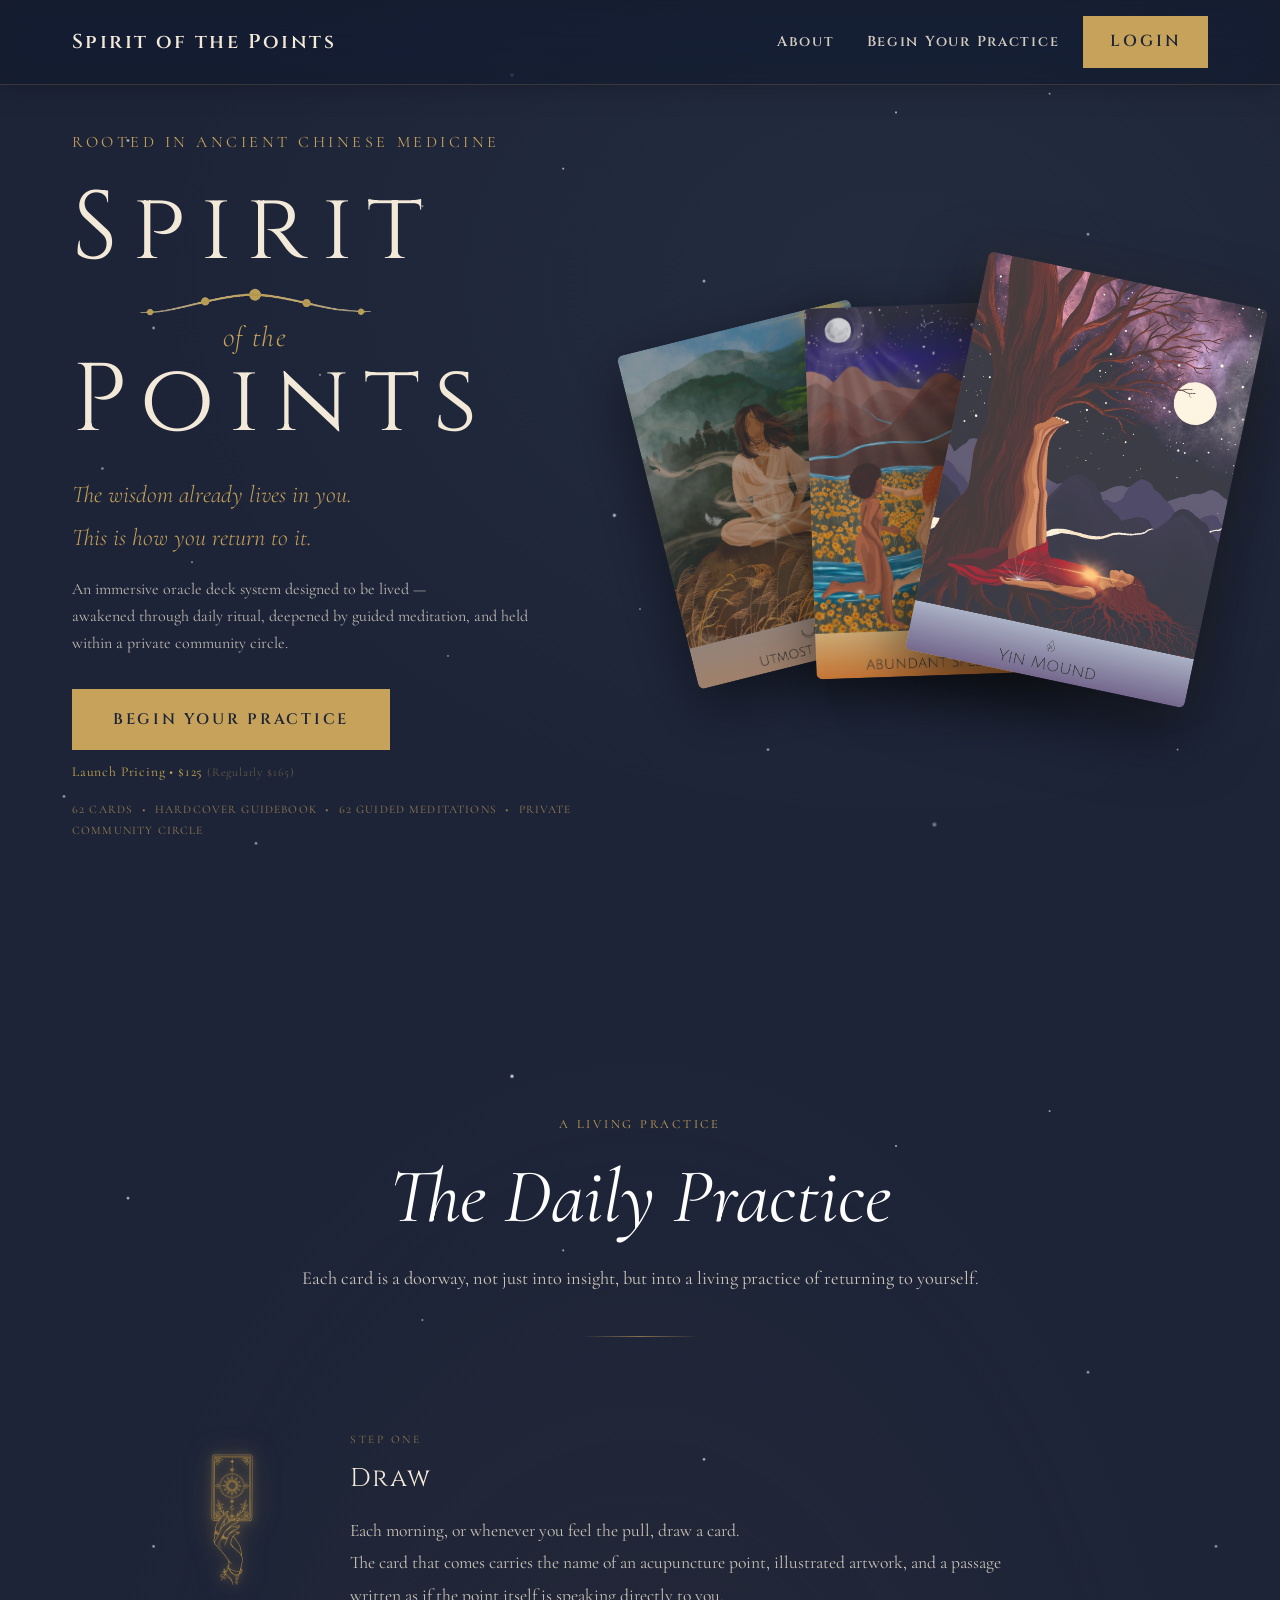
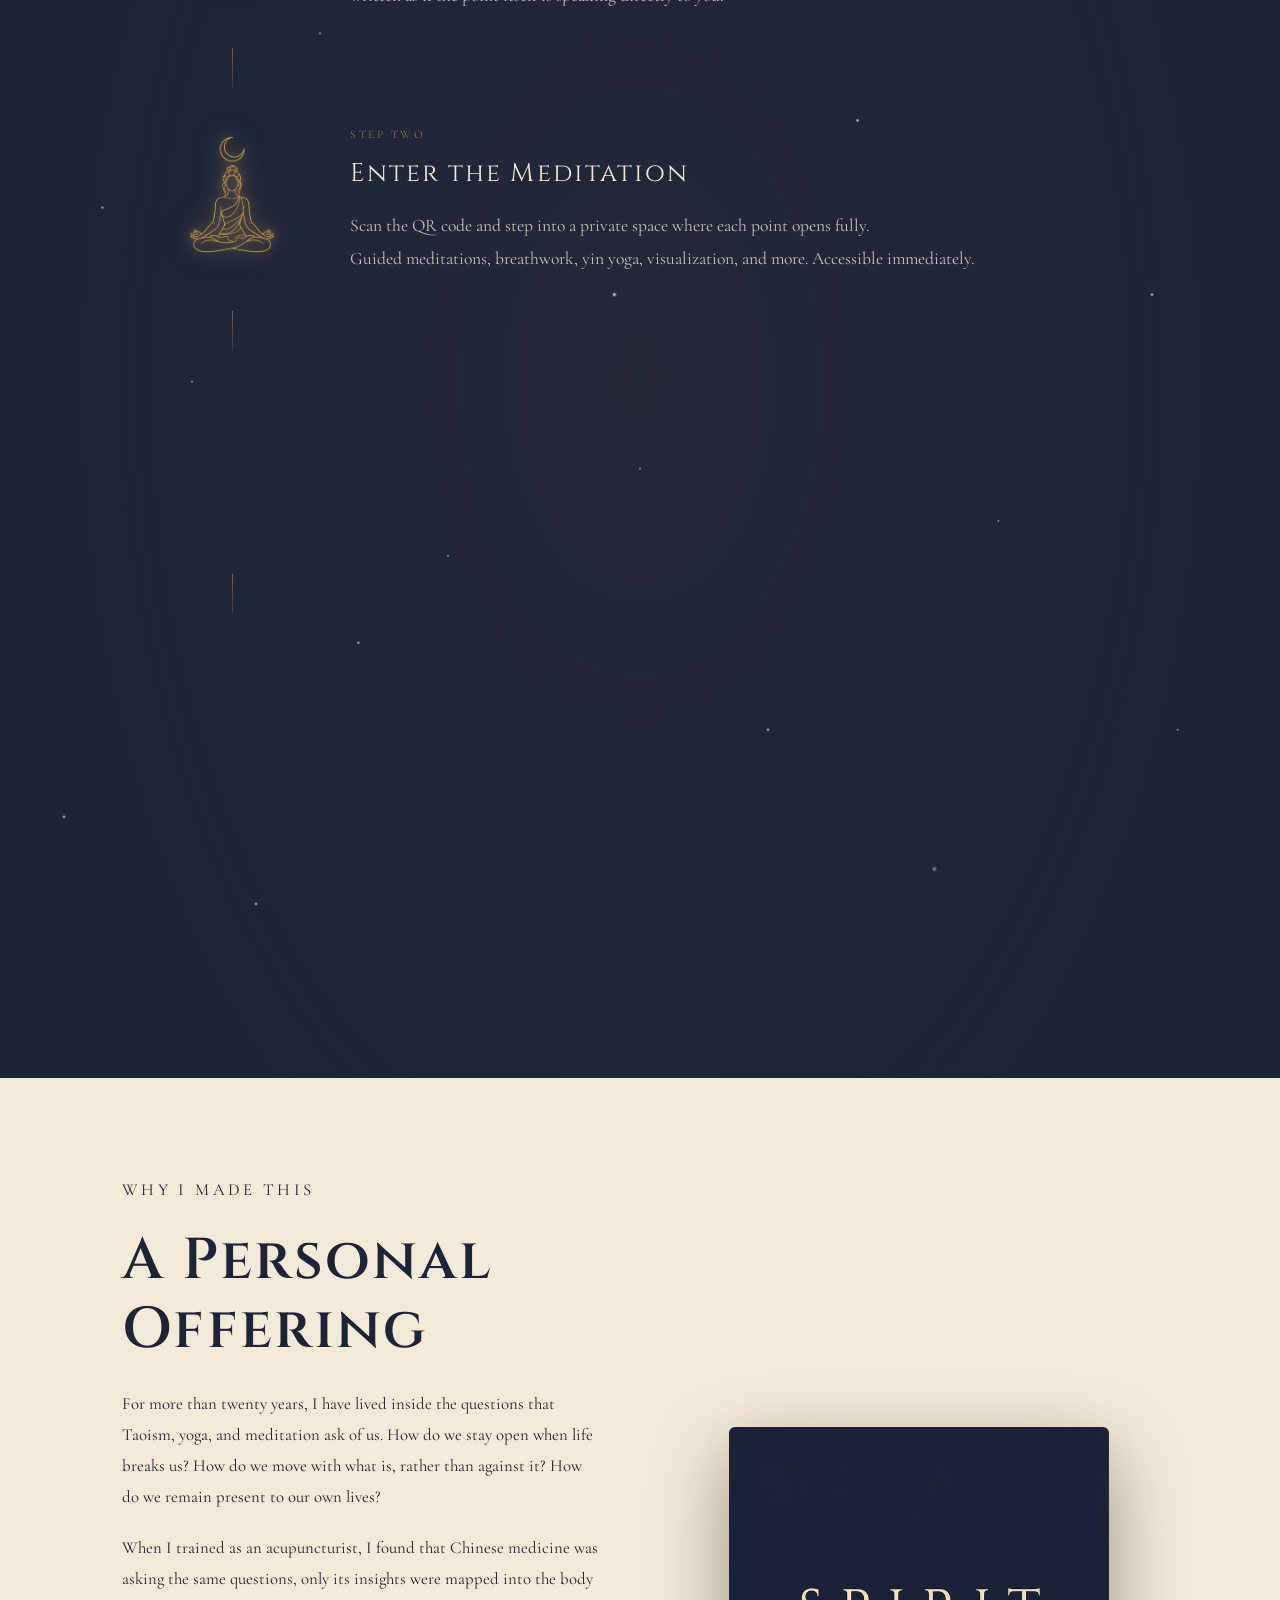
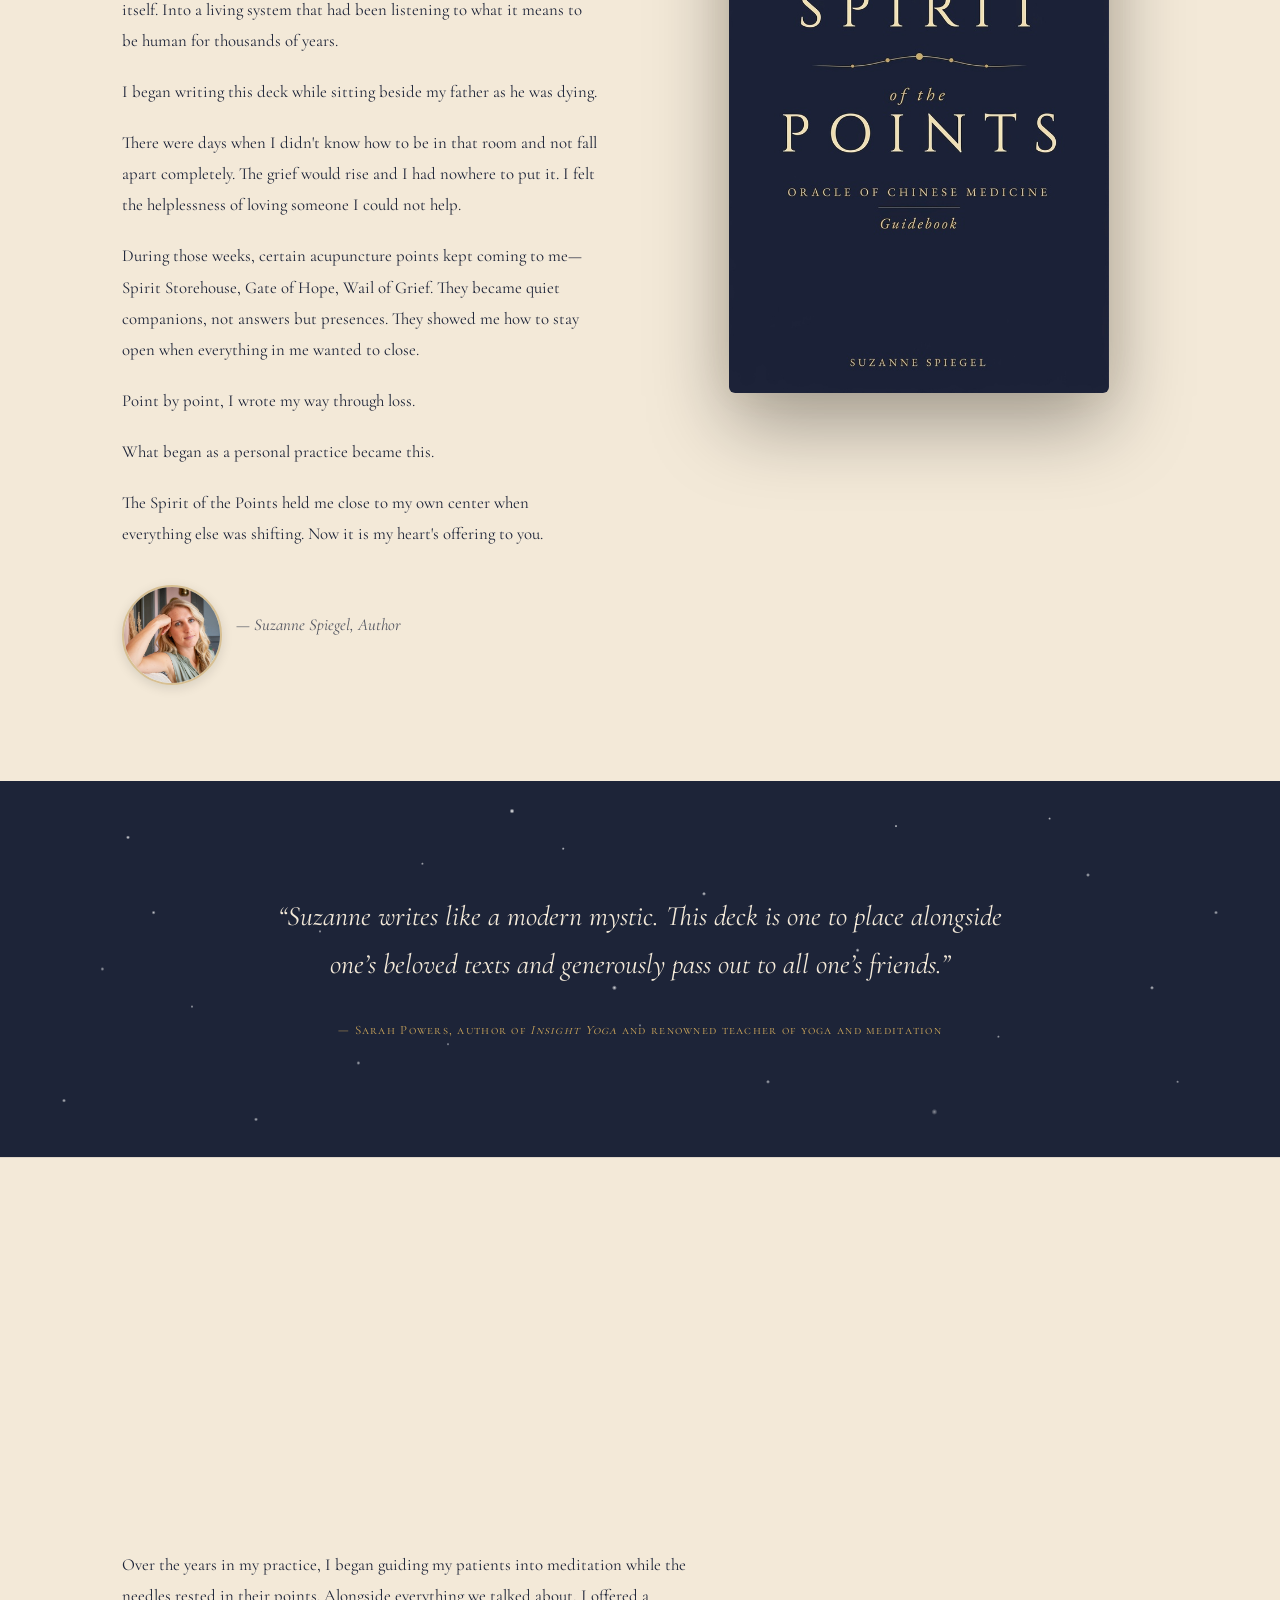
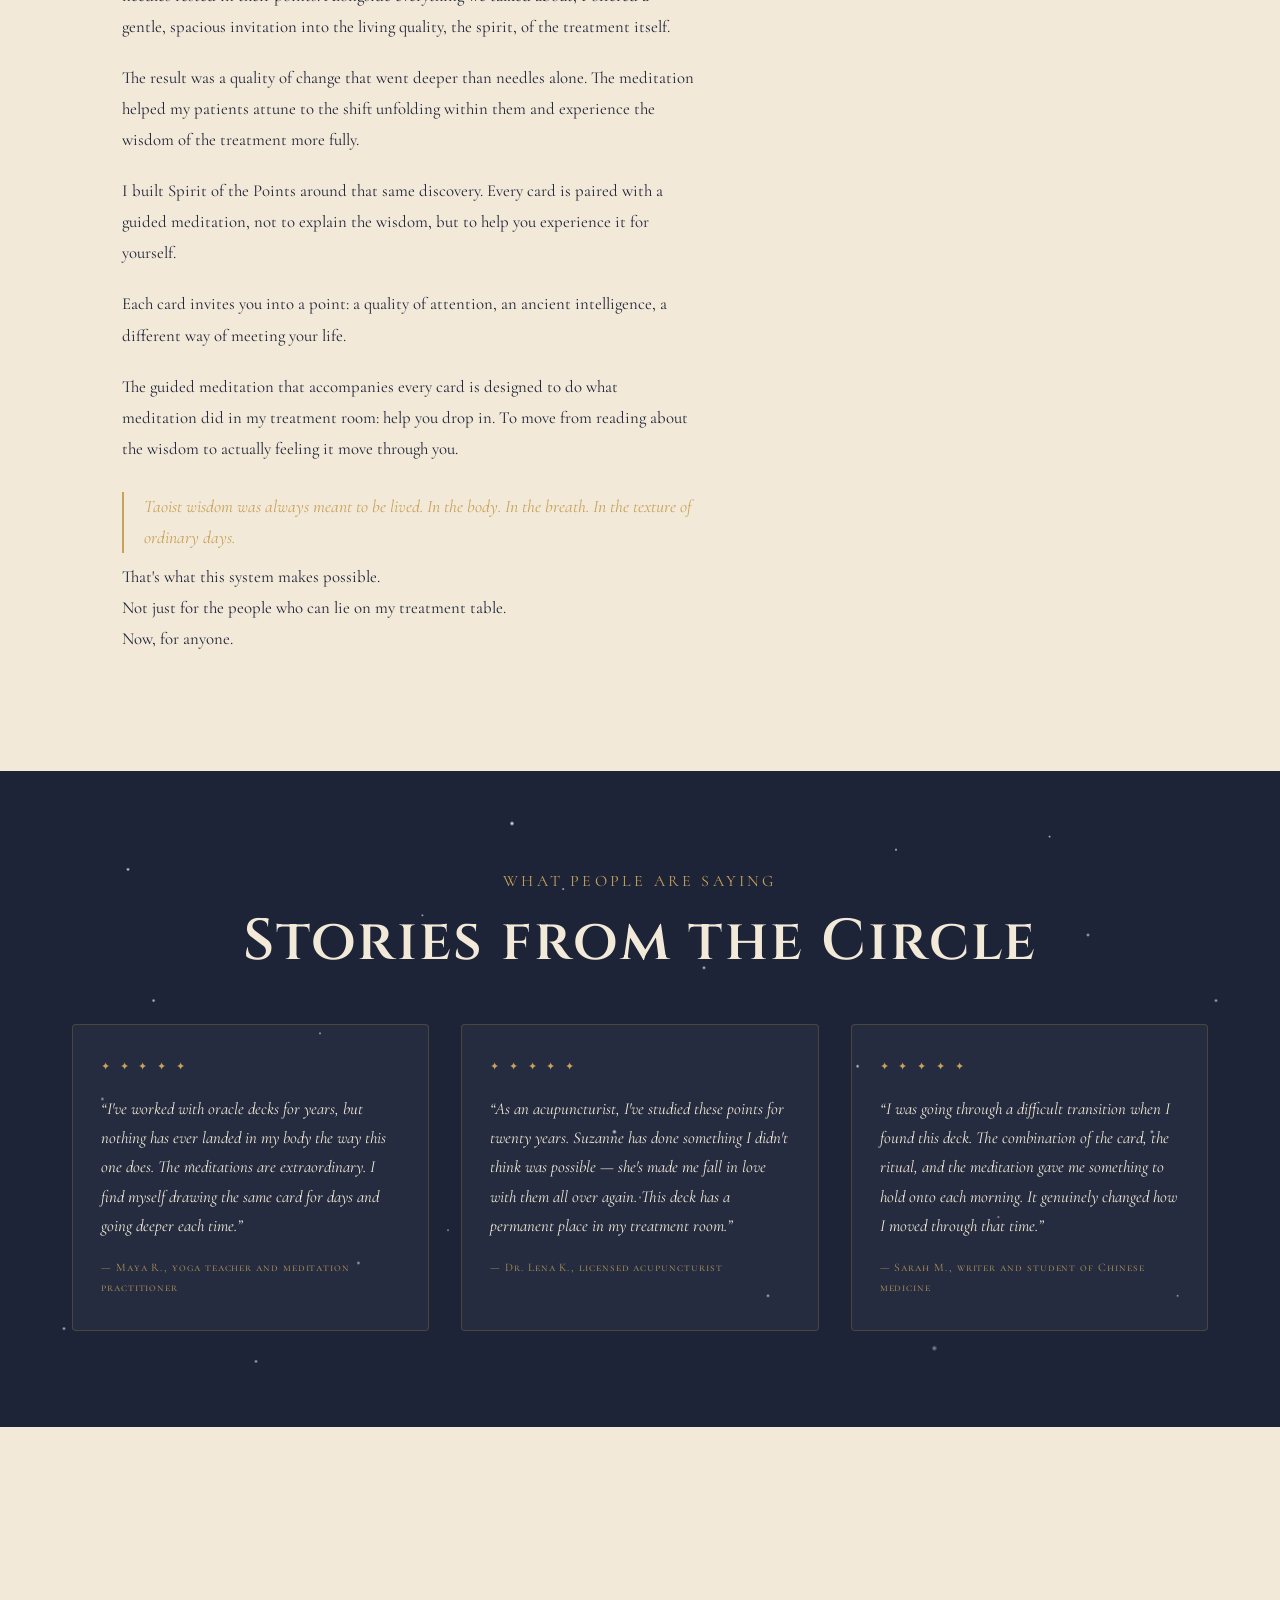
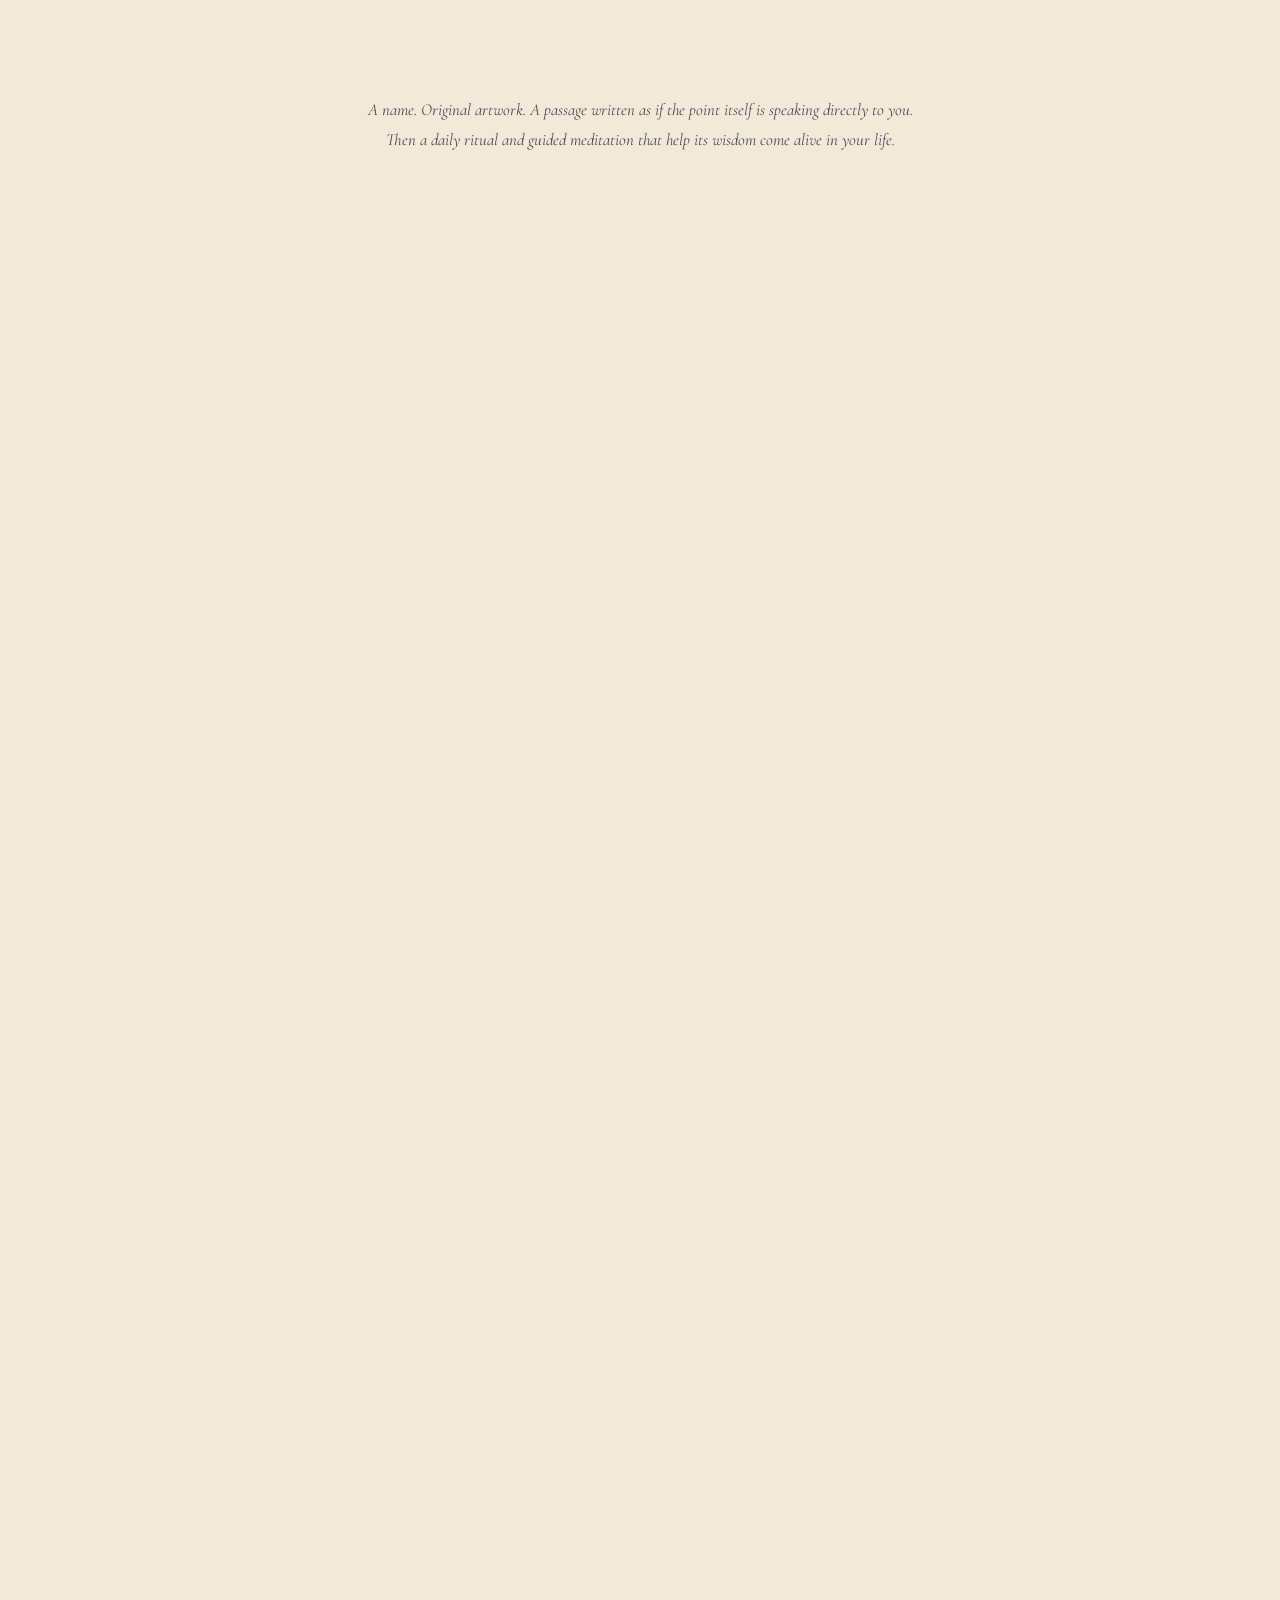
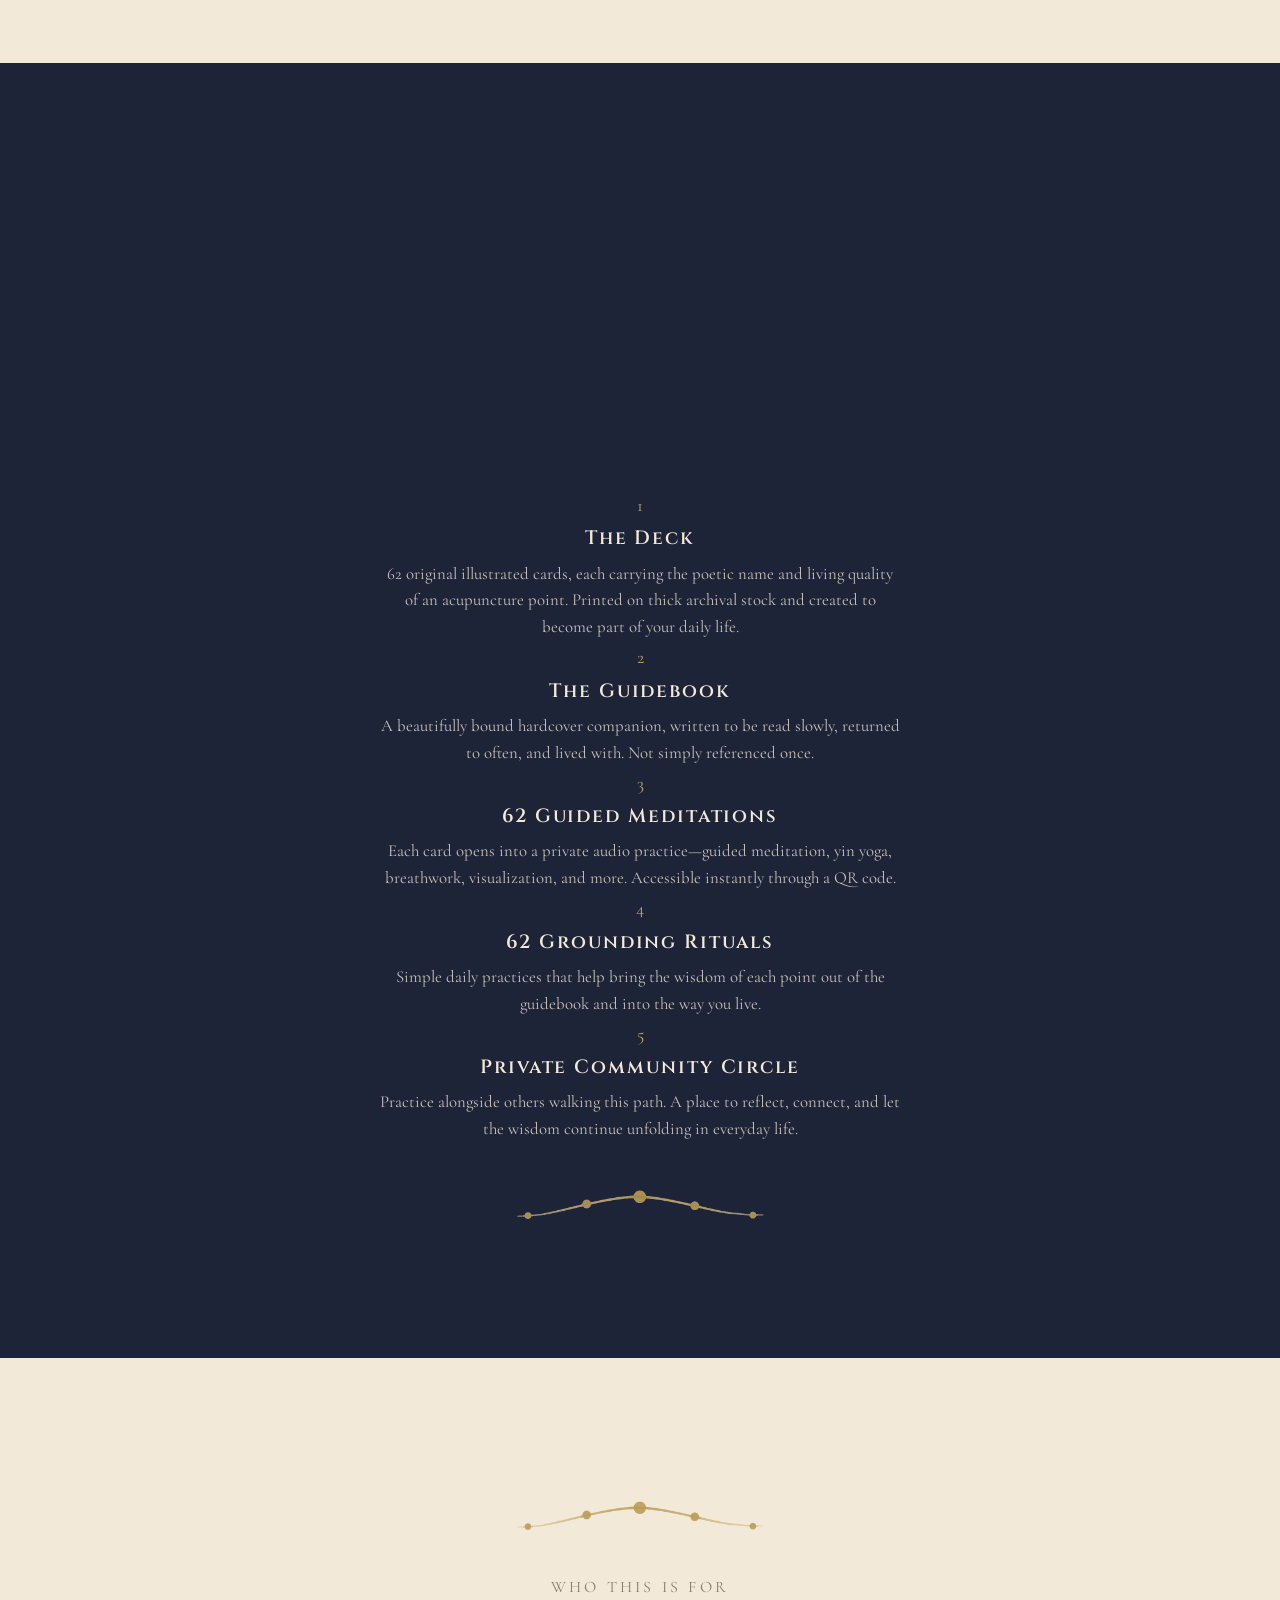
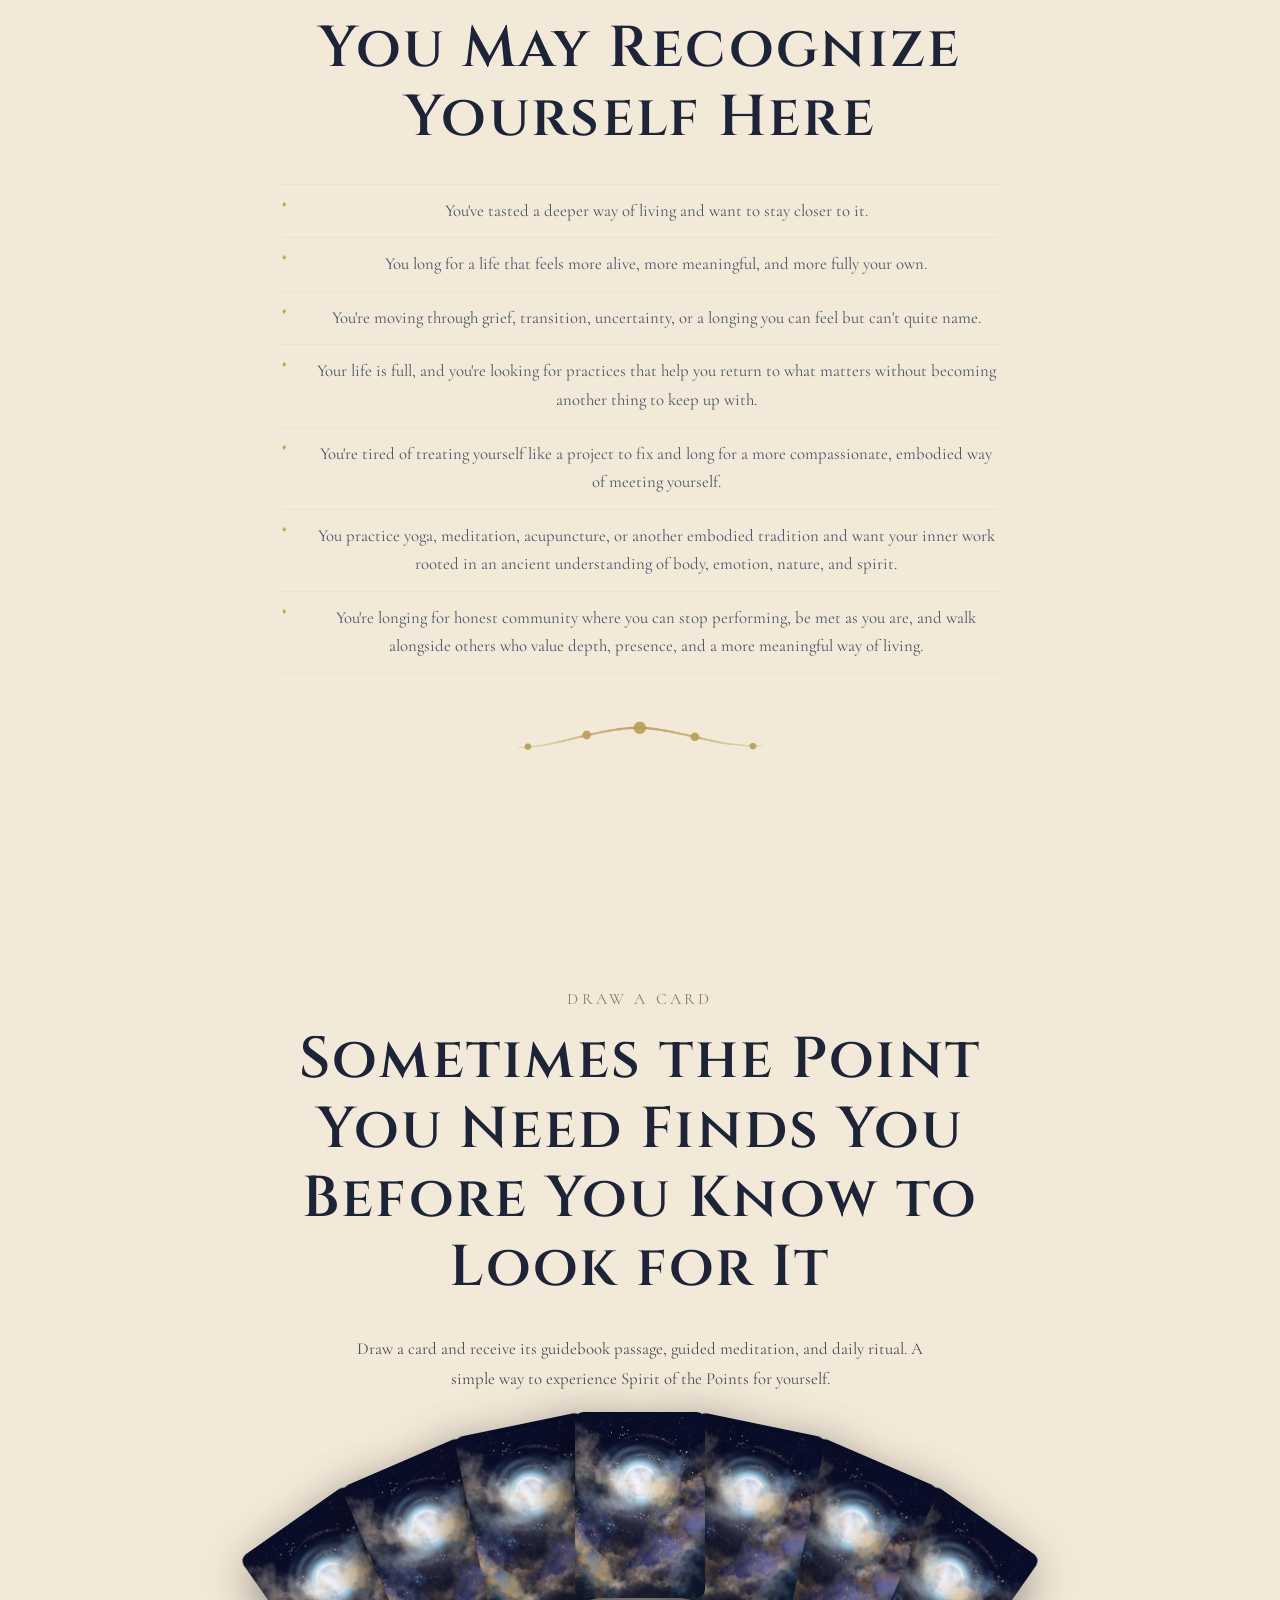
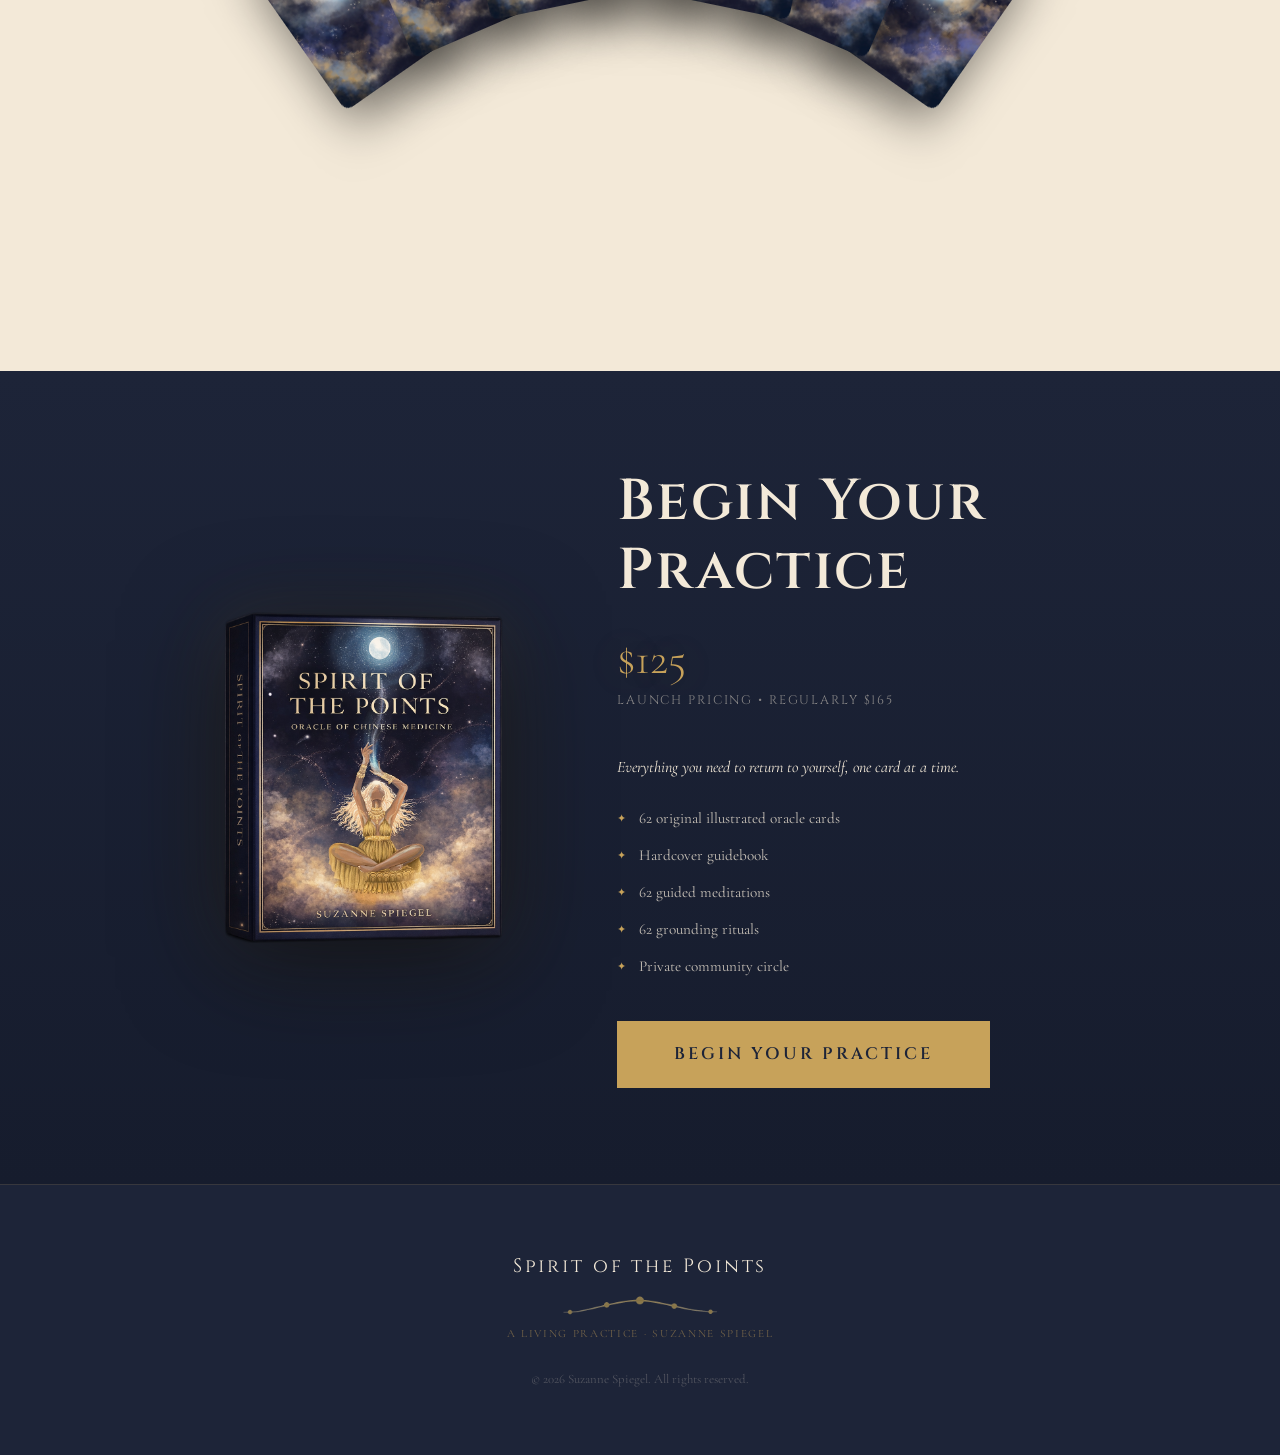
<file: index.html>
<!DOCTYPE html>
<html lang="en">
<head>
  <meta charset="UTF-8" />
  <meta name="viewport" content="width=device-width, initial-scale=1.0" />
  <title>Spirit of the Points — A Living Practice</title>
  <link rel="preconnect" href="https://fonts.googleapis.com" />
  <link rel="preconnect" href="https://fonts.gstatic.com" crossorigin />
  <link href="https://fonts.googleapis.com/css2?family=Cinzel:wght@400;600;700&family=Cormorant+Garamond:ital,wght@0,300;0,400;0,500;0,600;1,300;1,400;1,500&family=Cormorant+SC:wght@300;400;500&family=EB+Garamond:ital,wght@0,400;0,500;1,400;1,500&display=swap" rel="stylesheet" />
  <link rel="stylesheet" href="style.css?v=10" />
  <link rel="stylesheet" href="v8-additions.css?v=1" />
  <style>
    /* ── MOBILE NAV OVERRIDES — inline to prevent caching ── */
    @media screen and (max-width: 768px) {
      .hero-inner { gap: 1.5rem !important; }
      .hero-product { margin-top: 0 !important; }
      .hero-launch-note { margin-bottom: 0 !important; }
      .hero-title {
        align-items: center !important;
        width: 100% !important;
      }
      .hero-title-middle {
        transform: none !important;
        width: 100% !important;
        align-items: center !important;
      }
      .nav-links { display: none !important; }
      .nav-hamburger { display: none !important; }
      .nav-mobile-menu { display: none !important; }
      .nav-inner { padding: 0.7rem 1rem !important; }
      .nav-logo-title {
        font-size: 0.75rem !important;
        letter-spacing: 0.06em !important;
      }
      .nav-right .btn,
      .nav-right a.btn,
      .nav-right .btn-sm,
      .nav-right a.btn-sm {
        font-size: 0.62rem !important;
        padding: 0.4rem 0.85rem !important;
        letter-spacing: 0.08em !important;
      }
    }

    /* ── DRAW SECTION — NEW FLOW STYLES ── */

    /* Step 2: card flips immediately, name appears, email below */
    .draw-card-name {
      font-family: var(--font-cinzel);
      font-size: 1.5rem;
      font-weight: 600;
      letter-spacing: 0.08em;
      color: var(--indigo);
      margin: 1.25rem 0 0.25rem;
      text-align: center;
    }
    .draw-card-subtitle {
      font-family: var(--font-sc);
      font-size: 0.78rem;
      letter-spacing: 0.18em;
      color: var(--muted-sand);
      text-align: center;
      margin-bottom: 0;
    }
    .draw-flip-scene {
      display: flex;
      flex-direction: column;
      align-items: center;
      margin-bottom: 2rem;
    }

    /* Email prompt — invitation style, not a gate */
    .draw-email-invite {
      text-align: center;
      max-width: 480px;
      margin: 0 auto 2rem;
      padding: 2rem 1.5rem;
      border-top: 1px solid rgba(29,36,56,0.12);
    }
    .draw-email-invite h3 {
      font-family: var(--font-cinzel);
      font-size: 1.15rem;
      font-weight: 600;
      color: var(--indigo);
      margin-bottom: 0.6rem;
      letter-spacing: 0.04em;
    }
    .draw-email-invite p {
      font-family: var(--font-serif);
      font-style: italic;
      font-size: 1rem;
      color: var(--indigo);
      opacity: 0.72;
      margin-bottom: 1.25rem;
    }

    /* Content reveal — hidden until email submitted */
    #draw-content-reveal {
      display: none;
      opacity: 0;
      transition: opacity 0.6s ease;
    }
    #draw-content-reveal.visible {
      display: block;
      opacity: 1;
    }

    /* Card content layout */
    .draw-content-inner {
      max-width: 680px;
      margin: 0 auto;
      padding: 0 1.5rem;
    }
    .draw-content-divider {
      display: flex;
      align-items: center;
      gap: 1rem;
      margin: 2.5rem 0;
      color: var(--gold);
    }
    .draw-content-divider::before,
    .draw-content-divider::after {
      content: '';
      flex: 1;
      height: 1px;
      background: rgba(29,36,56,0.15);
    }
    .draw-content-divider span {
      font-size: 0.7rem;
      letter-spacing: 0.2em;
    }

    /* Passage */
    .draw-passage {
      font-family: var(--font-serif);
      font-size: 1.05rem;
      line-height: 1.9;
      color: var(--indigo);
    }
    .draw-passage p {
      margin-bottom: 1.25rem;
    }
    .draw-passage .passage-verse {
      font-style: italic;
      padding-left: 1rem;
      border-left: 2px solid var(--gold);
      margin-bottom: 1.25rem;
      line-height: 2;
    }

    /* Section headers inside content */
    .draw-section-label {
      font-family: var(--font-sc);
      font-size: 0.72rem;
      letter-spacing: 0.22em;
      color: var(--gold);
      text-transform: uppercase;
      margin-bottom: 1rem;
      display: block;
    }
    .draw-section-title {
      font-family: var(--font-cinzel);
      font-size: 1.1rem;
      font-weight: 600;
      color: var(--indigo);
      margin-bottom: 1rem;
      letter-spacing: 0.04em;
    }

    /* Audio player */
    .draw-audio-wrap {
      background: rgba(29,36,56,0.05);
      border: 1px solid rgba(29,36,56,0.12);
      border-radius: 6px;
      padding: 1.5rem;
      text-align: center;
    }
    .draw-audio-wrap audio {
      width: 100%;
      margin-top: 0.75rem;
    }
    .draw-audio-label {
      font-family: var(--font-serif);
      font-style: italic;
      font-size: 0.95rem;
      color: var(--indigo);
      opacity: 0.75;
    }

    /* Ritual */
    .draw-ritual {
      font-family: var(--font-serif);
      font-size: 1.05rem;
      line-height: 1.9;
      color: var(--indigo);
    }
    .draw-ritual p {
      margin-bottom: 1.25rem;
    }

    /* Upsell */
    .draw-upsell {
      text-align: center;
      padding: 2.5rem 1.5rem;
      border-top: 1px solid rgba(29,36,56,0.12);
      margin-top: 2rem;
    }
    .draw-upsell p {
      font-family: var(--font-serif);
      font-style: italic;
      font-size: 1rem;
      color: var(--indigo);
      opacity: 0.8;
      margin-bottom: 1.25rem;
    }

    /* Chosen card — larger for the reveal */
    .chosen-card-flip {
      width: 200px !important;
      height: 286px !important;
    }
  </style>
</head>
<body>

  <!-- ── NAV ── -->
  <nav class="nav" aria-label="Main navigation">
    <div class="nav-inner">
      <a href="#" class="nav-logo">
        <span class="nav-logo-title">Spirit of the Points</span>
      </a>
      <nav class="nav-links" id="nav-links">
        <a href="#" class="nav-link">About</a>
        <a href="#offer" class="nav-link">Begin Your Practice</a>
      </nav>
      <div class="nav-right">
        <a href="#login" class="btn btn-gold btn-sm">LOGIN</a>
      </div>
    </div>
  </nav>

  <!-- ═══════════════════════════════════════════════════════
       1. HERO — Deep Indigo
  ═══════════════════════════════════════════════════════ -->
  <section class="hero" id="top">
    <div class="hero-stars" aria-hidden="true"></div>
    <div class="hero-inner container">
      <div class="hero-text reveal">
        <p class="hero-eyebrow">Rooted in Ancient Chinese Medicine</p>
        <h1 class="hero-title">
          <span class="hero-title-spirit">Spirit</span>
          <span class="hero-title-middle">
            <span class="hero-title-ornament">
              <img src="assets/logo_ornament_clean.png" alt="" aria-hidden="true" />
            </span>
            <em class="hero-title-of">of the</em>
          </span>
          <span class="hero-title-points">Points</span>
        </h1>
        <p class="hero-tagline">The wisdom already lives in you.<br>This is how you return to it.</p>
        <p class="hero-sub">An immersive oracle deck system designed to be lived —<br>awakened through daily ritual, deepened by guided meditation, and held within a private community circle.</p>
        <a href="#offer" class="btn btn-gold">BEGIN YOUR PRACTICE</a>
        <p class="hero-price-note" style="color:#c9a84c !important; font-size:0.85rem; letter-spacing:0.06em; margin-top:0.6rem; margin-bottom:0.4rem;">Launch Pricing &bull; $125 <span style="color:#c9a84c; opacity:0.4; font-size:0.75rem; font-weight:400;">(Regularly $165)</span></p>
        <p class="hero-launch-note">62 Cards &nbsp;&bull;&nbsp; Hardcover Guidebook &nbsp;&bull;&nbsp; 62 Guided Meditations &nbsp;&bull;&nbsp; Private Community Circle</p>
      </div>
      <div class="hero-product reveal reveal-delay">
        <div class="hero-cards-stack">
          <img src="assets/Oracle2.jpg"  alt="Oracle card" class="hero-card hero-card-back" />
          <img src="assets/Oracle25.jpg" alt="Abundant Splendor oracle card" class="hero-card hero-card-mid" />
          <img src="assets/Oracle12.jpg" alt="Yin Mound oracle card" class="hero-card hero-card-front" />
        </div>
      </div>
    </div>
  </section>

  <!-- ═══════════════════════════════════════════════════════
       2. THE DAILY PRACTICE — Deep Indigo (vertical layout)
  ═══════════════════════════════════════════════════════ -->
  <section class="section section-indigo practice-section practice-section-v2" id="practice">
    <div class="hero-stars" aria-hidden="true"></div>
    <div class="container practice-v2-container">

      <!-- Centered intro -->
      <div class="practice-v2-intro reveal">
        <p class="practice-eyebrow">A Living Practice</p>
        <h2 class="practice-title practice-v2-title" style="color:#ffffff !important; font-style:italic;">The Daily Practice</h2>
        <p class="practice-v2-intro-text">Each card is a doorway, not just into insight, but into a living practice of returning to yourself.</p>
      </div>

      <!-- Vertical steps -->
      <div class="practice-v2-steps">

        <!-- Step 1 -->
        <div class="practice-v2-step reveal">
          <div class="practice-v2-icon-col">
            <img src="assets/icon_draw.png" alt="" class="practice-v2-icon" aria-hidden="true" />
          </div>
          <div class="practice-v2-text-col">
            <p class="practice-step-num">Step One</p>
            <h3 class="practice-step-title">Draw</h3>
            <p class="practice-v2-body">Each morning, or whenever you feel the pull, draw a card.<br>The card that comes carries the name of an acupuncture point, illustrated artwork, and a passage written as if the point itself is speaking directly to you.</p>
          </div>
        </div>

        <!-- Connector -->
        <div class="practice-v2-connector" aria-hidden="true"></div>

        <!-- Step 2 -->
        <div class="practice-v2-step reveal">
          <div class="practice-v2-icon-col">
            <img src="assets/icon_meditation.png" alt="" class="practice-v2-icon" aria-hidden="true" />
          </div>
          <div class="practice-v2-text-col">
            <p class="practice-step-num">Step Two</p>
            <h3 class="practice-step-title">Enter the Meditation</h3>
            <p class="practice-v2-body">Scan the QR code and step into a private space where each point opens fully.<br>Guided meditations, breathwork, yin yoga, visualization, and more. Accessible immediately.</p>
          </div>
        </div>

        <!-- Connector -->
        <div class="practice-v2-connector" aria-hidden="true"></div>

        <!-- Step 3 -->
        <div class="practice-v2-step reveal">
          <div class="practice-v2-icon-col">
            <img src="assets/icon_ritual.png" alt="" class="practice-v2-icon" aria-hidden="true" />
          </div>
          <div class="practice-v2-text-col">
            <p class="practice-step-num">Step Three</p>
            <h3 class="practice-step-title">Live the Ritual</h3>
            <p class="practice-v2-body">Every card arrives with a grounding practice for your day — simple, embodied, real. A way of letting the wisdom bring more meaning to ordinary life.</p>
          </div>
        </div>

        <!-- Connector -->
        <div class="practice-v2-connector" aria-hidden="true"></div>

        <!-- Step 4 -->
        <div class="practice-v2-step reveal">
          <div class="practice-v2-icon-col">
            <img src="assets/icon_community.png" alt="" class="practice-v2-icon" aria-hidden="true" />
          </div>
          <div class="practice-v2-text-col">
            <p class="practice-step-num">Step Four</p>
            <h3 class="practice-step-title">Join the Circle</h3>
            <p class="practice-v2-body">Inside the private community, you'll find others walking this path alongside you, sharing what surfaces, asking questions, and going deeper. Join Suzanne for live Sunday Circle gatherings to pull a card, meditate together, and set intentions for the week ahead. This practice is powerful alone. It's even richer together.</p>
          </div>
        </div>

      </div>
    </div>
  </section>

  <!-- ═══════════════════════════════════════════════════════
       3. A PERSONAL OFFERING — Soft Sand
  ═══════════════════════════════════════════════════════ -->
  <section class="section section-sand why-made" id="story">
    <div class="container why-made-inner">
      <!-- Left: text column -->
      <div class="why-made-text reveal">
        <p class="section-eyebrow-muted">Why I Made This</p>
        <h2 class="section-title section-title-indigo">A Personal Offering</h2>
        <p>For more than twenty years, I have lived inside the questions that Taoism, yoga, and meditation ask of us. How do we stay open when life breaks us? How do we move with what is, rather than against it? How do we remain present to our own lives?</p>
        <p>When I trained as an acupuncturist, I found that Chinese medicine was asking the same questions, only its insights were mapped into the body itself. Into a living system that had been listening to what it means to be human for thousands of years.</p>
        <p>I began writing this deck while sitting beside my father as he was dying.</p>
        <p>There were days when I didn't know how to be in that room and not fall apart completely. The grief would rise and I had nowhere to put it. I felt the helplessness of loving someone I could not help.</p>
        <p>During those weeks, certain acupuncture points kept coming to me—Spirit Storehouse, Gate of Hope, Wail of Grief. They became quiet companions, not answers but presences. They showed me how to stay open when everything in me wanted to close.</p>
        <p>Point by point, I wrote my way through loss.</p>
        <p>What began as a personal practice became this.</p>
        <p>The Spirit of the Points held me close to my own center when everything else was shifting. Now it is my heart's offering to you.</p>
        <div class="why-made-signature">
          <img src="assets/SuzanneSpiegel_headshot.webp" alt="Suzanne Spiegel" class="signature-portrait" />
          <p class="signature signature-indigo"><em>— Suzanne Spiegel, Author</em></p>
        </div>
      </div>
      <!-- Right: sticky guidebook image -->
      <div class="why-made-image reveal reveal-delay">
        <div class="why-made-image-sticky">
          <img src="assets/book_cover_refined.jpg" alt="Spirit of the Points guidebook cover" class="guidebook-cover-img" />
        </div>
      </div>
    </div>
  </section>

  <!-- ═══════════════════════════════════════════════════════
       4. SARAH POWERS QUOTE — Deep Indigo
  ═══════════════════════════════════════════════════════ -->
  <section class="section section-indigo sarah-quote-section">
    <div class="hero-stars" aria-hidden="true"></div>
    <div class="container sarah-quote-inner reveal">
      <blockquote class="sarah-quote">
        <p>&#8220;Suzanne writes like a modern mystic. This deck is one to place alongside one&#8217;s beloved texts and generously pass out to all one&#8217;s friends.&#8221;</p>
        <cite>— Sarah Powers, author of <em>Insight Yoga</em> and renowned teacher of yoga and meditation</cite>
      </blockquote>
    </div>
  </section>

  <!-- ═══════════════════════════════════════════════════════
       5A. WHAT MAKES THIS DIFFERENT — Option A: Editorial
  ═══════════════════════════════════════════════════════ -->
  <section class="section section-sand different different-a" id="different">
    <div class="container different-a-inner">
      <!-- Full-width editorial header -->
      <div class="different-a-header reveal">
        <p class="section-eyebrow-muted">What Makes This Different</p>
        <h2 class="section-title section-title-indigo different-a-title">The Card Opens the Door.<br>The Meditation Helps You Walk Through It.</h2>
      </div>
      <!-- Two-column body: text left, card right -->
      <div class="different-a-body">
        <div class="different-a-text reveal">
          <p>Over the years in my practice, I began guiding my patients into meditation while the needles rested in their points. Alongside everything we talked about, I offered a gentle, spacious invitation into the living quality, the spirit, of the treatment itself.</p>
          <p>The result was a quality of change that went deeper than needles alone. The meditation helped my patients attune to the shift unfolding within them and experience the wisdom of the treatment more fully.</p>
          <p>I built Spirit of the Points around that same discovery. Every card is paired with a guided meditation, not to explain the wisdom, but to help you experience it for yourself.</p>
          <p>Each card invites you into a point: a quality of attention, an ancient intelligence, a different way of meeting your life.</p>
          <p>The guided meditation that accompanies every card is designed to do what meditation did in my treatment room: help you drop in. To move from reading about the wisdom to actually feeling it move through you.</p>
          <p class="different-taoist-quote"><em>Taoist wisdom was always meant to be lived. In the body. In the breath. In the texture of ordinary days.</em></p>
          <p>That's what this system makes possible.<br>Not just for the people who can lie on my treatment table.<br>Now, for anyone.</p>
        </div>
        <div class="different-a-card reveal reveal-delay">
          <img src="assets/valiantwhite.png" alt="Valient White oracle card" class="different-card-img" />
        </div>
      </div>
    </div>
  </section>

  <!-- ═══════════════════════════════════════════════════════
       6. TESTIMONIALS — Deep Indigo
  ═══════════════════════════════════════════════════════ -->
  <section class="section section-indigo testimonials-section" id="testimonials">
    <div class="hero-stars" aria-hidden="true"></div>
    <div class="container testimonials-inner">
      <p class="section-eyebrow-gold reveal">What People Are Saying</p>
      <h2 class="section-title section-title-sand reveal">Stories from the Circle</h2>

      <div class="testimonials-grid reveal">

        <div class="testimonial-card">
          <div class="testimonial-stars">✦ ✦ ✦ ✦ ✦</div>
          <blockquote>
            <p>&#8220;I've worked with oracle decks for years, but nothing has ever landed in my body the way this one does. The meditations are extraordinary. I find myself drawing the same card for days and going deeper each time.&#8221;</p>
          </blockquote>
          <cite>— Maya R., yoga teacher and meditation practitioner</cite>
        </div>

        <div class="testimonial-card">
          <div class="testimonial-stars">✦ ✦ ✦ ✦ ✦</div>
          <blockquote>
            <p>&#8220;As an acupuncturist, I've studied these points for twenty years. Suzanne has done something I didn't think was possible — she's made me fall in love with them all over again. This deck has a permanent place in my treatment room.&#8221;</p>
          </blockquote>
          <cite>— Dr. Lena K., licensed acupuncturist</cite>
        </div>

        <div class="testimonial-card">
          <div class="testimonial-stars">✦ ✦ ✦ ✦ ✦</div>
          <blockquote>
            <p>&#8220;I was going through a difficult transition when I found this deck. The combination of the card, the ritual, and the meditation gave me something to hold onto each morning. It genuinely changed how I moved through that time.&#8221;</p>
          </blockquote>
          <cite>— Sarah M., writer and student of Chinese medicine</cite>
        </div>

      </div>
    </div>
  </section>

  <!-- ═══════════════════════════════════════════════════════
       7. EACH CARD IS A WORLD — Soft Sand
  ═══════════════════════════════════════════════════════ -->
  <section class="section section-sand see-deck" id="see-deck">
    <div class="container">
      <p class="section-eyebrow-muted reveal">See the Deck</p>
      <h2 class="section-title section-title-indigo reveal">Each Card Is a World</h2>
      <p class="see-deck-intro see-deck-intro-indigo reveal">A name. Original artwork. A passage written as if the point itself is speaking directly to you.<br/>Then a daily ritual and guided meditation that help its wisdom come alive in your life.</p>

      <!-- Card Gallery -->
      <div class="cards-gallery reveal" id="cards-gallery">
        <div class="gallery-card" data-card="amidst-elegance" tabindex="0" role="button" aria-label="View Amidst Elegance card">
          <img src="assets/card_amidst_elegance.jpg" alt="Amidst Elegance oracle card" />
          <div class="gallery-card-overlay"><span>Amidst Elegance</span></div>
        </div>
        <div class="gallery-card gallery-card-active" data-card="yin-valley" tabindex="0" role="button" aria-label="View Yin Valley card">
          <img src="assets/card_yin_valley.jpg" alt="Yin Valley oracle card" />
          <div class="gallery-card-overlay"><span>Yin Valley</span></div>
        </div>
        <div class="gallery-card" data-card="through-the-valley" tabindex="0" role="button" aria-label="View Through the Valley card">
          <img src="assets/card_through_the_valley.jpg" alt="Through the Valley oracle card" />
          <div class="gallery-card-overlay"><span>Through the Valley</span></div>
        </div>
      </div>

      <!-- Open Book Spread -->
      <div class="book-spread-wrap reveal" id="book-spread-wrap">

        <!-- AMIDST ELEGANCE spread -->
        <div class="gb-spread" id="spread-amidst-elegance" style="display:none">
          <div class="gb-page gb-page-left">
            <div class="gb-header">
              <span class="gb-point-number">Kidney · 26 &nbsp;·&nbsp; Water</span>
              <h3 class="gb-title">Amidst Elegance</h3>
              <div class="gb-subtitle"></div>
              <div class="gb-title-rule"><div class="gb-diamond"></div></div>
            </div>
            <div class="gb-body">
              <p class="gb-verse">Before mirrors.<br/>Before roles.<br/>Before striving,<br/>you were already radiant.</p>
              <p class="gb-verse">Not polished.<br/>Not perfected.<br/>Radiant with an unrepeatable aliveness and beauty that only you carry.</p>
              <p>In Chinese Medicine, the Kidneys are the wellspring of your vitality. The essence you brought into this life. Potent. Inherent. Never asking permission. Unmistakably you.</p>
              <p>But the world teaches performance. It teaches you to behave. To be nice. Predictable. Pliable. Pretty. To smooth out your wildness. To flatten your instincts. To cut away the parts of you that don&rsquo;t fit the mold.</p>
              <p>And when you contort to belong, your spirit contracts too.</p>
              <div class="gb-pull-insight">
                You are not here to be pleasing. You are here to embody zest. You are here to be real.<br/><br/>Streaked by sun. Hair tousled by wind. Too alive to be contained.
              </div>
              <p>In Taoism, this is <em>Ziran</em>: naturalness. A tree doesn&rsquo;t apologize for its crooked branches. A river doesn&rsquo;t rehearse its course. Each radiates a beauty that cannot be manufactured.</p>
              <p>So do you, when you stop performing and start simply being.</p>
              <p class="gb-verse">Let your true nature move through you spontaneously, unrehearsed.<br/>Wild soul, your beauty lives in your rawness.<br/>Your rhythm. Your truth.</p>
              <p>You are most radiant when you are most yourself.</p>
            </div>
            <div class="gb-page-footer">
              <span class="gb-page-num">44</span>
            </div>
          </div>
          <div class="gb-spine" aria-hidden="true"></div>
          <div class="gb-page gb-page-right">
            <div class="gb-section-divider"><span class="gb-divider-sym">✦</span></div>
            <div class="gb-practice-header">Daily Ritual</div>
            <div class="gb-practice-block">
              <div class="gb-practice-title">Being Unpolished</div>
              <div class="gb-practice-text">
                <p>Today, choose to show up oriented toward what feels right and true to you. Wear something that feels good on your body, not something chosen to impress or disappear. Move at your natural pace. Let your voice sound like your own, without softening or performing.</p>
                <p>As you move through the day, notice when the impulse to perform arises &mdash; overexplaining, smoothing your words, rushing to be agreeable, or presenting a version of yourself that feels safer than true. When you notice it, pause. Take one breath. Ask yourself what feels honest to say or do, from your body, not from habit.</p>
                <p>You do not need to correct yourself into being acceptable. You can be kind and tactful without abandoning what is true. Give yourself permission to not be liked by everyone.</p>
                <div class="gb-journal-prompt">
                  At the end of the day, reflect briefly: Where did you stop adjusting? What changed when you allowed yourself to be seen as you are?
                </div>
              </div>
            </div>
            <div class="gb-section-divider"><span class="gb-divider-sym">✦</span></div>
            <div class="gb-practice-header">Guided Meditation</div>
            <div class="gb-meditation-block">
              <div class="gb-qr-placeholder" aria-label="QR code placeholder"></div>
              <p class="gb-scan-note"><em>Scan to listen to the guided meditation<br/>for Amidst Elegance</em></p>
            </div>
            <div class="gb-page-footer">
              <span class="gb-page-num">45</span>
            </div>
          </div>
        </div>

        <!-- YIN VALLEY spread (shown by default) -->
        <div class="gb-spread" id="spread-yin-valley">
          <div class="gb-page gb-page-left">
            <div class="gb-header">
              <span class="gb-point-number">Kidney · 10</span>
              <h3 class="gb-title">Yin Valley</h3>
              <div class="gb-subtitle">Yin Gu</div>
              <div class="gb-title-rule"><div class="gb-diamond"></div></div>
            </div>
            <div class="gb-body">
              <p>Soften into slowness. Savor the ordinary miracle of being alive.</p>
              <p>Life&rsquo;s most precious gifts cannot be chased or forced. They reveal themselves when you slow down enough to receive.</p>
              <div class="gb-pull-insight">
                In a world that glorifies more &mdash; more doing, more striving, more accumulation &mdash; it is easy to forget what you came here for. But the faster you move, the more you miss. What you are truly seeking is not out ahead of you. It is already here, inside this moment.
              </div>
              <p>There&rsquo;s always an opening to pause. To listen. To feel your own heartbeat.</p>
              <p>Slowness may feel uncomfortable at first. Sitting beside a lake, doing nothing, you might feel restless, your mind reaching for distraction. That&rsquo;s okay. Let it come. Let it pass.</p>
              <p>In Chinese medicine, anxiety and restlessness often arise when the Kidneys are depleted. Returning to stillness begins to restore them. As the mind-body settles, those reserves gather again.</p>
              <p>Let discomfort flutter through you like snow falling onto an open, quiet field. In staying, the breath deepens, tension softens, anchored presence returns.</p>
              <p>When you stop chasing the next moment and return to this one, you remember why you are here. Not to perform. Not to perfect. But to feel. To marvel. To love. To be.</p>
            </div>
            <div class="gb-page-footer">
              <span class="gb-page-num">80</span>
            </div>
          </div>
          <div class="gb-spine" aria-hidden="true"></div>
          <div class="gb-page gb-page-right">
            <div class="gb-section-divider"><span class="gb-divider-sym">✦</span></div>
            <div class="gb-practice-header">Daily Ritual</div>
            <div class="gb-practice-block">
              <div class="gb-practice-title">Savoring Stillness</div>
              <div class="gb-practice-text">
                <p>Today, take 5&ndash;15 minutes to sit with something worth savoring: a warm cup of tea, your dog resting beside you, the warmth of sunlight on your skin.</p>
                <p>Do nothing else. Just be there, taking it in.</p>
                <div class="gb-journal-prompt">
                  If restlessness arises, or if strong feelings surface around doing nothing, stay curious. Notice what shows up. Let it reveal what you&rsquo;ve been carrying.
                </div>
              </div>
            </div>
            <div class="gb-section-divider"><span class="gb-divider-sym">✦</span></div>
            <div class="gb-practice-header">Guided Meditation</div>
            <div class="gb-meditation-block">
              <div class="gb-qr-placeholder" aria-label="QR code placeholder"></div>
              <p class="gb-scan-note"><em>Scan to listen to the guided meditation<br/>for Yin Valley</em></p>
            </div>
            <div class="gb-page-footer">
              <span class="gb-page-num">81</span>
            </div>
          </div>
        </div>

        <!-- THROUGH THE VALLEY spread -->
        <div class="gb-spread" id="spread-through-the-valley" style="display:none">
          <div class="gb-page gb-page-left">
            <div class="gb-header">
              <span class="gb-point-number">Kidney · 20</span>
              <h3 class="gb-title">Through the Valley</h3>
              <div class="gb-subtitle">Fu Tong Gu</div>
              <div class="gb-title-rule"><div class="gb-diamond"></div></div>
            </div>
            <div class="gb-body">
              <p>Life moves in cycles. Yin to Yang. Light to dark. Inhale to exhale. This constant interplay shapes your existence.</p>
              <p>Periods of joy give way to edges: loneliness, anxiety, grief. Not as disruptions, but as part of life&rsquo;s natural rhythm.</p>
              <div class="gb-pull-insight">
                Just as dawn gives way to dusk, yang&rsquo;s outward reach is always followed by yin&rsquo;s return inward, calling you home to yourself.
              </div>
              <p>There&rsquo;s a reflex to push discomfort away. To tense against sadness. To reject what feels too raw. But when you soften &mdash; when you let the waves rise and fall without resistance &mdash; something shifts.</p>
              <p>You begin to cultivate the kind of compassion that can hold pain without judgment. Water teaches this.</p>
              <p>Winter is the season of depth, stillness, and emotional truth. The Kidneys hold your capacity to be with what&rsquo;s hard. They whisper: you don&rsquo;t have to fix this. You only have to stay.</p>
              <p>Stay with what&rsquo;s raw. Stay with what&rsquo;s rising. And let it move, like a tide returning to the sea.</p>
              <p>When you make room for what once felt unbearable, expansion returns. Joy blooms through the grace of allowing.</p>
            </div>
            <div class="gb-page-footer">
              <span class="gb-page-num">83</span>
            </div>
          </div>
          <div class="gb-spine" aria-hidden="true"></div>
          <div class="gb-page gb-page-right">
            <div class="gb-section-divider"><span class="gb-divider-sym">✦</span></div>
            <div class="gb-practice-header">Daily Ritual</div>
            <div class="gb-practice-block">
              <div class="gb-practice-title">In Compassion</div>
              <div class="gb-practice-text">
                <p>Today, let compassion guide the way you meet yourself and the world.</p>
                <p>When difficult emotions or situations arise, pause. Feel into your body and ask: <em>What would it feel like to meet this moment with an open, friendly heart, rather than with judgment or resistance?</em></p>
                <p>You don&rsquo;t need to change anything. Simply notice what shifts in you when you soften.</p>
                <div class="gb-journal-prompt">
                  At the end of the day, take a few minutes to journal: How did this shift the tone of your thoughts, emotions, or interactions? What did you notice about yourself or others when compassion was at the forefront?
                </div>
              </div>
            </div>
            <div class="gb-section-divider"><span class="gb-divider-sym">✦</span></div>
            <div class="gb-practice-header">Guided Meditation</div>
            <div class="gb-meditation-block">
              <div class="gb-qr-placeholder" aria-label="QR code placeholder"></div>
              <p class="gb-scan-note"><em>Scan to listen to the guided meditation<br/>for Through the Valley</em></p>
            </div>
            <div class="gb-page-footer">
              <span class="gb-page-num">84</span>
            </div>
          </div>
        </div>

        <p class="book-spread-caption"><em>Every word written to be lived, not just read.</em></p>
      </div>

      <div class="see-deck-cta reveal">
        <a href="#offer" class="btn btn-gold">Begin Your Practice — $165</a>
      </div>
    </div>
  </section>

  <!-- ═══════════════════════════════════════════════════════
       8. WHAT'S INSIDE — Deep Indigo
  ═══════════════════════════════════════════════════════ -->
  <section class="section section-indigo whats-inside" id="inside">
    <div class="container container-narrow">
      <div class="gold-divider reveal" aria-hidden="true">
        <img src="assets/logo_ornament_clean.png" alt="" />
      </div>
      <p class="section-eyebrow-gold reveal">What's Inside</p>
      <h2 class="section-title section-title-sand reveal">Everything You Need to Begin</h2>
      <ol class="inside-list reveal">
        <li class="inside-item">
          <span class="inside-num">1</span>
          <div class="inside-content">
            <h3 class="inside-title">The Deck</h3>
            <p class="inside-desc">62 original illustrated cards, each carrying the poetic name and living quality of an acupuncture point. Printed on thick archival stock and created to become part of your daily life.</p>
          </div>
        </li>
        <li class="inside-item">
          <span class="inside-num">2</span>
          <div class="inside-content">
            <h3 class="inside-title">The Guidebook</h3>
            <p class="inside-desc">A beautifully bound hardcover companion, written to be read slowly, returned to often, and lived with. Not simply referenced once.</p>
          </div>
        </li>
        <li class="inside-item">
          <span class="inside-num">3</span>
          <div class="inside-content">
            <h3 class="inside-title">62 Guided Meditations</h3>
            <p class="inside-desc">Each card opens into a private audio practice—guided meditation, yin yoga, breathwork, visualization, and more. Accessible instantly through a QR code.</p>
          </div>
        </li>
        <li class="inside-item">
          <span class="inside-num">4</span>
          <div class="inside-content">
            <h3 class="inside-title">62 Grounding Rituals</h3>
            <p class="inside-desc">Simple daily practices that help bring the wisdom of each point out of the guidebook and into the way you live.</p>
          </div>
        </li>
        <li class="inside-item">
          <span class="inside-num">5</span>
          <div class="inside-content">
            <h3 class="inside-title">Private Community Circle</h3>
            <p class="inside-desc">Practice alongside others walking this path. A place to reflect, connect, and let the wisdom continue unfolding in everyday life.</p>
          </div>
        </li>
      </ol>
      <div class="gold-divider reveal" aria-hidden="true">
        <img src="assets/logo_ornament_clean.png" alt="" />
      </div>
    </div>
  </section>

  <!-- ═══════════════════════════════════════════════════════
       9. WHO THIS IS FOR — Soft Sand
  ═══════════════════════════════════════════════════════ -->
  <section class="section section-sand who-for">
    <div class="container container-narrow">
      <div class="gold-divider reveal" aria-hidden="true">
        <img src="assets/logo_ornament_clean.png" alt="" />
      </div>
      <p class="section-eyebrow-muted reveal">Who This Is For</p>
      <h2 class="section-title section-title-indigo reveal">You May Recognize Yourself Here</h2>
      <ul class="who-for-list reveal">
        <li>You've tasted a deeper way of living and want to stay closer to it.</li>
        <li>You long for a life that feels more alive, more meaningful, and more fully your own.</li>
        <li>You're moving through grief, transition, uncertainty, or a longing you can feel but can't quite name.</li>
        <li>Your life is full, and you're looking for practices that help you return to what matters without becoming another thing to keep up with.</li>
        <li>You're tired of treating yourself like a project to fix and long for a more compassionate, embodied way of meeting yourself.</li>
        <li>You practice yoga, meditation, acupuncture, or another embodied tradition and want your inner work rooted in an ancient understanding of body, emotion, nature, and spirit.</li>
        <li>You're longing for honest community where you can stop performing, be met as you are, and walk alongside others who value depth, presence, and a more meaningful way of living.</li>
      </ul>
      <div class="gold-divider reveal" aria-hidden="true">
        <img src="assets/logo_ornament_clean.png" alt="" />
      </div>
    </div>
  </section>

  <!-- ═══════════════════════════════════════════════════════
       11. DRAW A CARD — Soft Sand
       NEW FLOW:
         Step 1 — Fan spread (face-down)
         Step 2 — Card flips immediately (free), name shown,
                   email invite appears below
         Step 3 — On submit: content reveals immediately
                   (optimistic), ConvertKit fires async
  ═══════════════════════════════════════════════════════ -->
  <section class="section section-sand draw-section" id="draw-card">
    <div class="container container-narrow draw-header">
      <p class="section-eyebrow-muted reveal">Draw a Card</p>
      <h2 class="section-title section-title-indigo reveal">Sometimes the Point You Need Finds You Before You Know to Look for It</h2>
      <p class="draw-intro reveal">Draw a card and receive its guidebook passage, guided meditation, and daily ritual. A simple way to experience Spirit of the Points for yourself.</p>
    </div>

    <!-- STEP 1: Fanned Arc Card Draw -->
    <div id="draw-step-1" class="draw-step">
      <p class="fan-instruction"><em>Breathe. Then choose the card that calls to you.</em></p>
      <div class="card-fan-stage" aria-label="Card fan — choose a card">
        <!-- Cards injected by JS -->
      </div>
    </div>

    <!-- STEP 2: Card flips immediately, email invite below -->
    <div id="draw-step-2" class="draw-step" style="display:none; opacity:0;">
      <div class="container container-narrow">

        <!-- Flip scene: card + name visible immediately -->
        <div class="draw-flip-scene">
          <div class="chosen-card-flip" id="chosen-card-flip">
            <div class="chosen-card-inner" id="chosen-card-inner">
              <div class="chosen-card-face chosen-card-face-back">
                <img src="assets/card_back_moon.webp" alt="Card back" />
              </div>
              <div class="chosen-card-face chosen-card-face-front">
                <img id="chosen-front-img" src="assets/card_back_moon.webp" alt="Your chosen card" />
              </div>
            </div>
          </div>
          <p class="draw-card-name" id="chosen-card-name"></p>
          <p class="draw-card-subtitle" id="chosen-card-subtitle"></p>
        </div>

        <!-- Email invite — appears after flip, below the card -->
        <div class="draw-email-invite" id="draw-email-invite" style="display:none; opacity:0;">
          <h3>Enter your email to receive the passage, meditation, and ritual for this point.</h3>
          <p><em>No pressure, no commitment. Just a moment of guidance.</em></p>
          <form class="draw-form" id="draw-form" onsubmit="handleDrawSubmit(event)">
            <div class="draw-input-row">
              <input type="email" id="draw-email" placeholder="Your email address" required class="draw-input" />
              <button type="submit" class="btn btn-gold">Reveal</button>
            </div>
          </form>
        </div>

        <!-- Content reveal — shown immediately on submit -->
        <div id="draw-content-reveal">
          <div class="draw-content-inner">

            <!-- Passage -->
            <div class="draw-content-divider"><span>✦</span></div>
            <span class="draw-section-label">Guidebook Passage</span>
            <div class="draw-passage" id="draw-passage-text"></div>

            <!-- Meditation -->
            <div class="draw-content-divider"><span>✦</span></div>
            <span class="draw-section-label">Guided Meditation</span>
            <div class="draw-audio-wrap">
              <p class="draw-audio-label" id="draw-audio-label"></p>
              <audio id="draw-audio-player" controls preload="none">
                <source id="draw-audio-source" src="" type="audio/mpeg" />
                Your browser does not support the audio element.
              </audio>
            </div>

            <!-- Ritual -->
            <div class="draw-content-divider"><span>✦</span></div>
            <span class="draw-section-label">Daily Ritual</span>
            <p class="draw-section-title" id="draw-ritual-title"></p>
            <div class="draw-ritual" id="draw-ritual-text"></div>

            <!-- Upsell -->
            <div class="draw-upsell">
              <p>Each of the 62 cards in Spirit of the Points carries its own passage, guided meditation, and daily ritual — a complete living practice rooted in ancient Chinese medicine.</p>
              <a href="#offer" class="btn btn-gold">Explore the Full Deck — $125</a>
            </div>

          </div>
        </div>

      </div>
    </div>

  </section>

  <!-- ═══════════════════════════════════════════════════════
       OFFER / BEGIN YOUR PRACTICE — Deep Indigo (anchor only)
  ═══════════════════════════════════════════════════════ -->
  <section class="section section-indigo offer-section" id="offer">
    <div class="container offer-inner">
      <div class="offer-box-col reveal">
        <div class="offer-box-wrap">
          <img src="assets/box_clean.png" alt="Spirit of the Points deck box" class="offer-box-img" />
        </div>
      </div>
      <div class="offer-text-col reveal reveal-delay">
        <h2 class="section-title section-title-sand">Begin Your Practice</h2>
        <div class="offer-price offer-price-clean">
          <span class="price-current">$125</span>
        </div>
        <p class="offer-sub">Launch pricing &bull; Regularly $165</p>
        <p class="offer-tagline" style="color:#f3e9d8 !important; font-style:italic; font-size:1rem;">Everything you need to return to yourself, one card at a time.</p>
        <div class="offer-includes">
          <div class="offer-item"><span class="offer-check">✦</span> 62 original illustrated oracle cards</div>
          <div class="offer-item"><span class="offer-check">✦</span> Hardcover guidebook</div>
          <div class="offer-item"><span class="offer-check">✦</span> 62 guided meditations</div>
          <div class="offer-item"><span class="offer-check">✦</span> 62 grounding rituals</div>
          <div class="offer-item"><span class="offer-check">✦</span> Private community circle</div>
        </div>
        <a href="#" class="btn btn-gold btn-large btn-cta-tall">BEGIN YOUR PRACTICE</a>
      </div>
    </div>
  </section>

  <!-- ── FOOTER ── -->
  <footer class="footer section-indigo">
    <div class="container footer-inner">
      <p class="footer-title">Spirit of the Points</p>
      <img src="assets/logo_ornament_clean.png" alt="" aria-hidden="true" class="footer-ornament-img" />
      <p class="footer-sub">A Living Practice · Suzanne Spiegel</p>
      <p class="footer-copy">&copy; 2026 Suzanne Spiegel. All rights reserved.</p>
    </div>
  </footer>

  <script src="script.js"></script>
  <script>
  // ── Card Gallery Interaction ──
  (function() {
    const gallery = document.getElementById('cards-gallery');
    const spreadWrap = document.getElementById('book-spread-wrap');
    if (!gallery || !spreadWrap) return;

    const cards = gallery.querySelectorAll('.gallery-card');
    const spreads = {
      'amidst-elegance':    document.getElementById('spread-amidst-elegance'),
      'yin-valley':         document.getElementById('spread-yin-valley'),
      'through-the-valley': document.getElementById('spread-through-the-valley')
    };

    gallery.classList.add('has-active');

    function activateCard(cardEl) {
      cards.forEach(c => c.classList.remove('gallery-card-active'));
      cardEl.classList.add('gallery-card-active');
      const key = cardEl.dataset.card;
      spreadWrap.classList.add('is-transitioning');
      setTimeout(function() {
        Object.values(spreads).forEach(s => { if (s) s.style.display = 'none'; });
        if (spreads[key]) spreads[key].style.display = '';
        spreadWrap.classList.remove('is-transitioning');
        spreadWrap.classList.add('is-entering');
        void spreadWrap.offsetHeight;
        spreadWrap.classList.remove('is-entering');
      }, 400);
    }

    cards.forEach(function(card) {
      card.addEventListener('click', function() { activateCard(card); });
      card.addEventListener('keydown', function(e) {
        if (e.key === 'Enter' || e.key === ' ') { e.preventDefault(); activateCard(card); }
      });
    });
  })();
  </script>

  <script>
  /* ── Guidebook subtle parallax drift ── */
  (function() {
    var stickyEl = document.querySelector('.why-made-image-sticky');
    var sectionEl = document.querySelector('.why-made');
    if (!stickyEl || !sectionEl) return;

    function onScroll() {
      var rect = sectionEl.getBoundingClientRect();
      var sectionH = sectionEl.offsetHeight;
      var vh = window.innerHeight;
      var progress = 1 - (rect.bottom / (sectionH + vh));
      progress = Math.max(0, Math.min(1, progress));
      var drift = (progress - 0.5) * 40;
      stickyEl.style.transform = 'translateY(' + drift + 'px)';
    }

    window.addEventListener('scroll', onScroll, { passive: true });
    onScroll();
  })();
  </script>
</body>
</html>
</file>
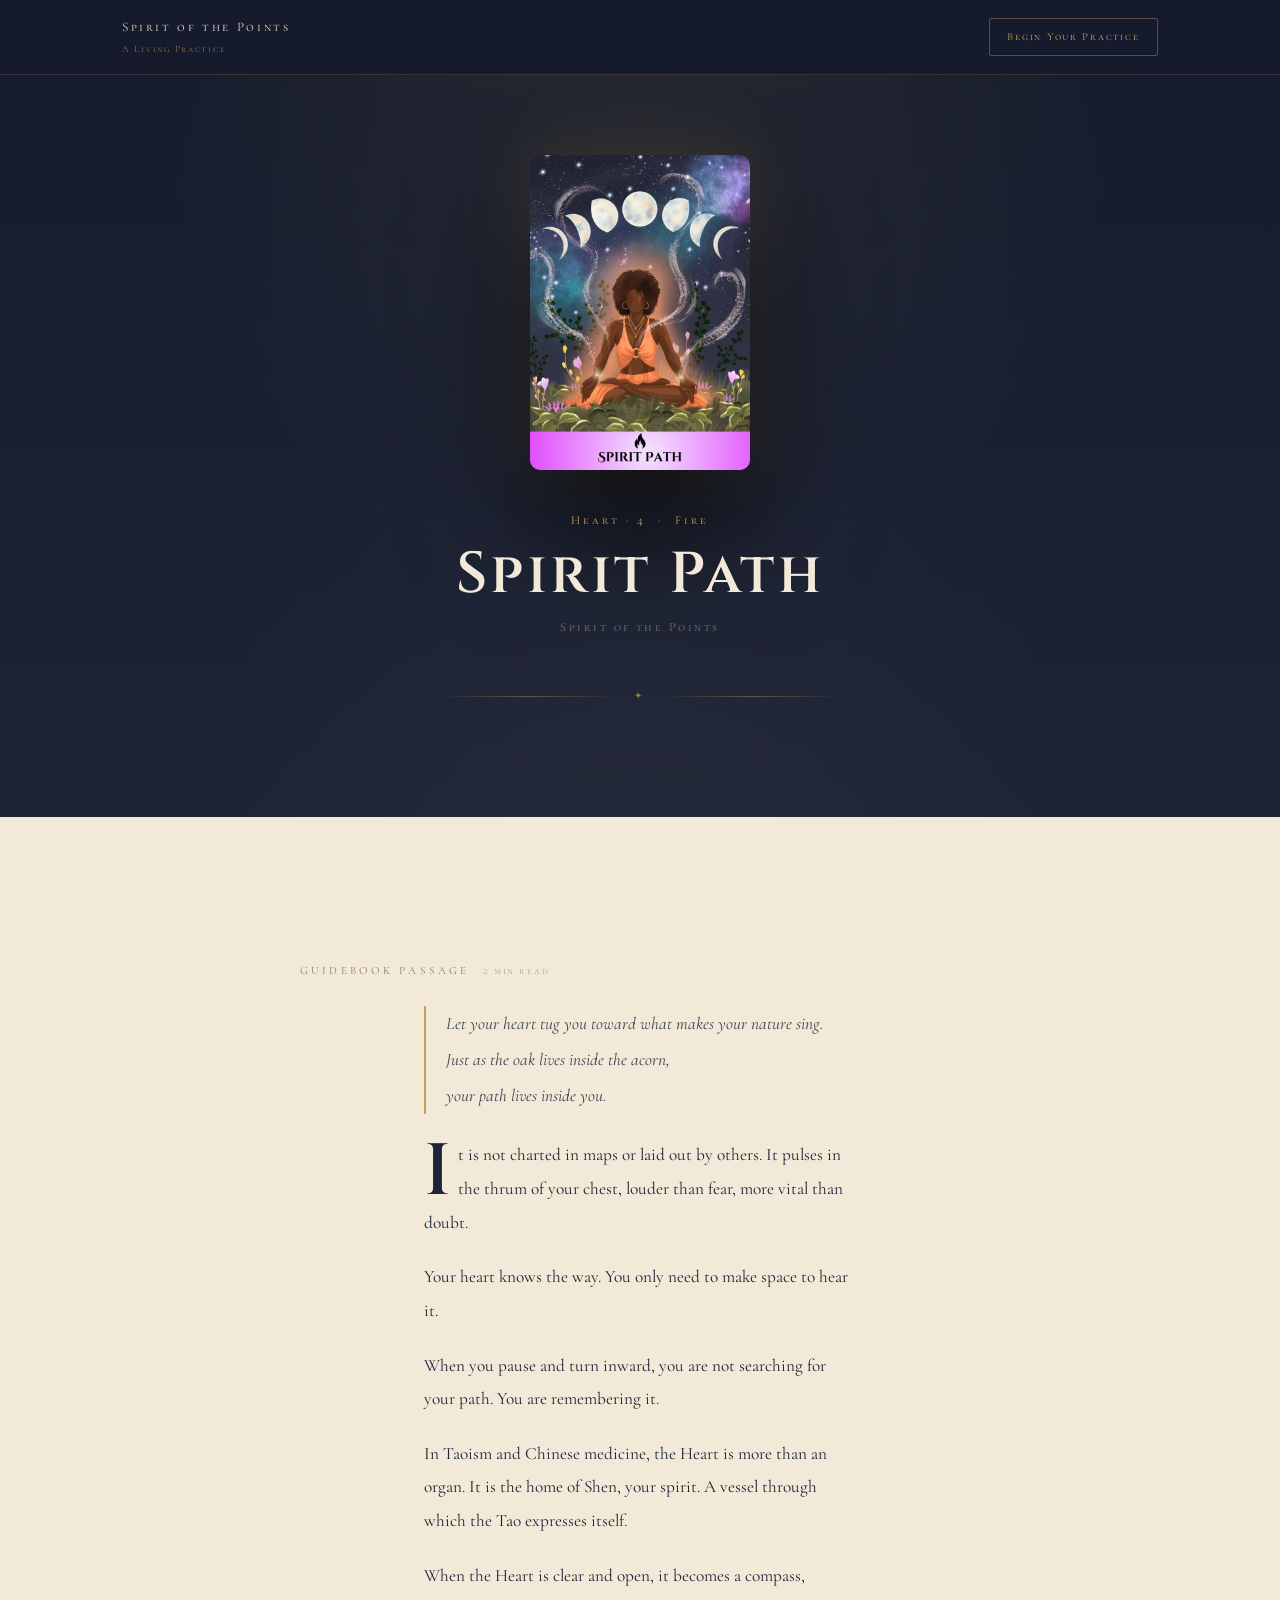
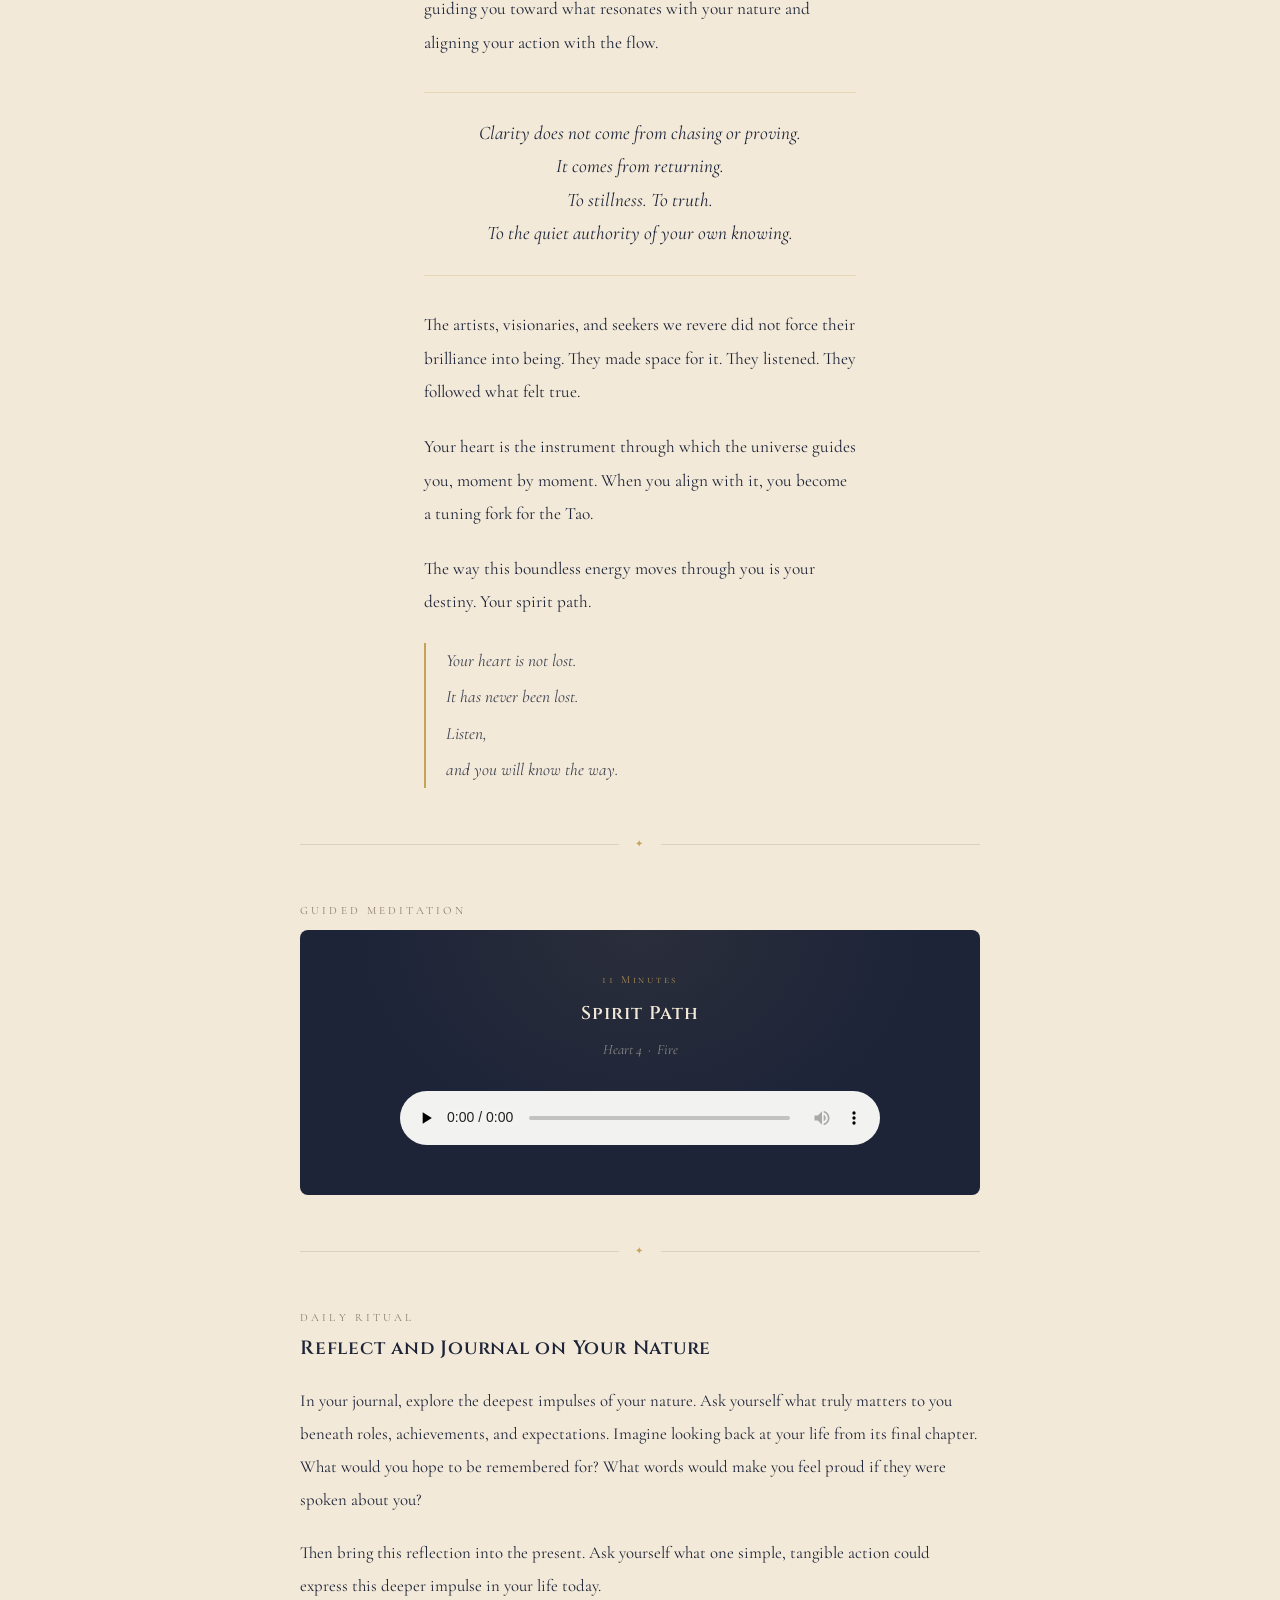
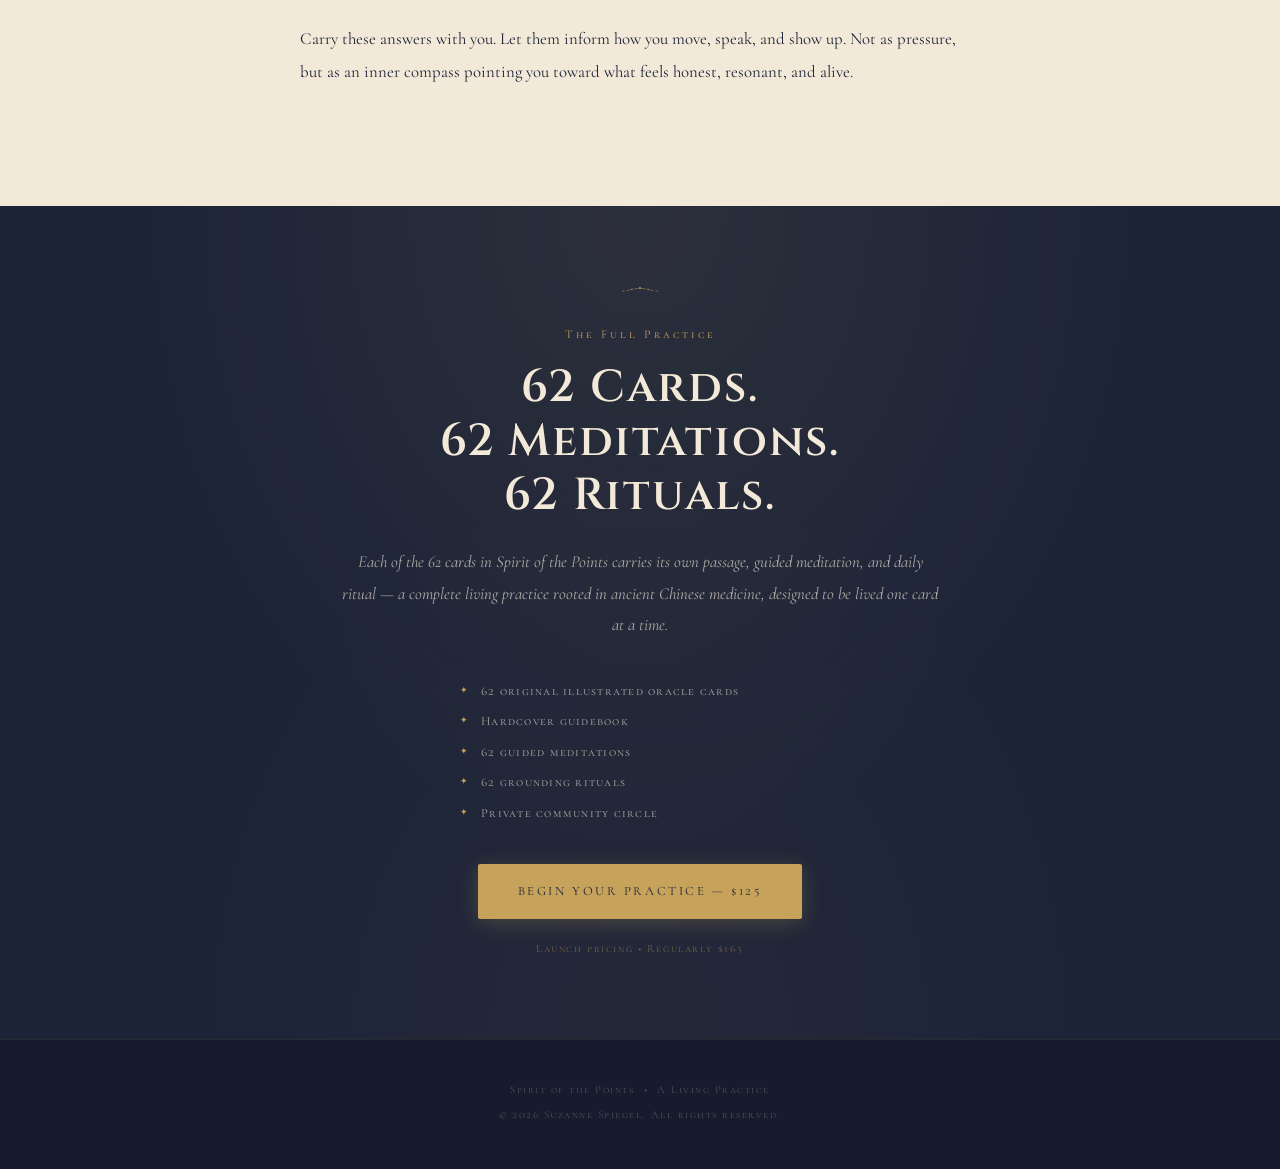
<file: draw/spirit-path/index.html>
<!DOCTYPE html>
<html lang="en">
<head>
  <meta charset="UTF-8" />
  <meta name="viewport" content="width=device-width, initial-scale=1.0" />
  <title>Spirit Path · Heart 4 · Spirit of the Points</title>
  <meta name="robots" content="noindex, nofollow" />
  <link rel="preconnect" href="https://fonts.googleapis.com" />
  <link rel="preconnect" href="https://fonts.gstatic.com" crossorigin />
  <link href="https://fonts.googleapis.com/css2?family=Cinzel:wght@400;600;700&family=Cormorant+Garamond:ital,wght@0,300;0,400;0,500;0,600;1,300;1,400;1,500&family=Cormorant+SC:wght@300;400;500&family=EB+Garamond:ital,wght@0,400;0,500;1,400;1,500&display=swap" rel="stylesheet" />
  <style>
    :root {
      --indigo: #1D2438;
      --indigo-dark: #161c2d;
      --indigo-mid: #232b42;
      --sand: #F3E9D8;
      --sand-dark: #e8d9c0;
      --stone: #6F8798;
      --gold: #C7A25A;
      --gold-light: #d4b47a;
      --gold-dim: rgba(199,162,90,0.25);
      --muted-sand: #8a7d6a;
      --font-serif: 'Cormorant Garamond', 'EB Garamond', Georgia, serif;
      --font-sc: 'Cormorant SC', 'Cormorant Garamond', Georgia, serif;
      --font-cinzel: 'Cinzel', Georgia, serif;
    }

    *, *::before, *::after { box-sizing: border-box; margin: 0; padding: 0; }
    html { scroll-behavior: smooth; }

    body {
      font-family: var(--font-serif);
      font-size: 18px;
      line-height: 1.8;
      color: var(--indigo);
      background: var(--indigo-dark);
      overflow-x: hidden;
    }

    img { display: block; max-width: 100%; height: auto; }
    a { text-decoration: none; }
    p { margin-bottom: 1.4rem; }
    p:last-child { margin-bottom: 0; }

    /* ── Stars background ── */
    .stars {
      position: fixed;
      inset: 0;
      pointer-events: none;
      z-index: 0;
      background:
        radial-gradient(ellipse at 20% 20%, rgba(199,162,90,0.04) 0%, transparent 60%),
        radial-gradient(ellipse at 80% 80%, rgba(199,162,90,0.03) 0%, transparent 60%);
    }

    /* ── Nav ── */
    .nav {
      position: sticky;
      top: 0;
      z-index: 100;
      background: rgba(22,28,45,0.95);
      backdrop-filter: blur(12px);
      -webkit-backdrop-filter: blur(12px);
      border-bottom: 1px solid rgba(199,162,90,0.18);
    }
    .nav-inner {
      max-width: 1100px;
      margin: 0 auto;
      padding: 1rem 2rem;
      display: flex;
      align-items: center;
      justify-content: space-between;
    }
    .nav-logo {
      display: flex;
      flex-direction: column;
      gap: 0.1rem;
    }
    .nav-logo-title {
      font-family: var(--font-sc);
      font-size: 0.82rem;
      letter-spacing: 0.2em;
      color: var(--sand);
      opacity: 0.9;
    }
    .nav-logo-sub {
      font-family: var(--font-sc);
      font-size: 0.6rem;
      letter-spacing: 0.18em;
      color: var(--gold);
      opacity: 0.65;
    }
    .nav-cta {
      font-family: var(--font-sc);
      font-size: 0.68rem;
      letter-spacing: 0.16em;
      color: var(--gold);
      border: 1px solid rgba(199,162,90,0.4);
      padding: 0.5rem 1.1rem;
      border-radius: 2px;
      transition: background 0.2s, color 0.2s, border-color 0.2s;
      white-space: nowrap;
    }
    .nav-cta:hover {
      background: var(--gold);
      color: var(--indigo);
      border-color: var(--gold);
    }

    /* ── Hero: deep indigo with stars, card centered ── */
    .card-hero {
      position: relative;
      z-index: 1;
      background: linear-gradient(180deg, var(--indigo-dark) 0%, var(--indigo) 100%);
      padding: 5rem 2rem 4rem;
      text-align: center;
      overflow: hidden;
    }
    .card-hero::before {
      content: '';
      position: absolute;
      inset: 0;
      background:
        radial-gradient(ellipse at 50% -10%, rgba(199,162,90,0.1) 0%, transparent 55%),
        radial-gradient(ellipse at 50% 110%, rgba(199,162,90,0.05) 0%, transparent 50%);
      pointer-events: none;
    }
    .card-hero-inner {
      max-width: 520px;
      margin: 0 auto;
      position: relative;
      z-index: 1;
    }

    /* Card image with glow */
    .card-img-wrap {
      display: flex;
      justify-content: center;
      margin-bottom: 2.5rem;
    }
    .card-img {
      width: 220px;
      border-radius: 10px;
      box-shadow:
        0 60px 120px rgba(0,0,0,0.7),
        0 0 60px rgba(199,162,90,0.15),
        0 0 120px rgba(199,162,90,0.06);
      transition: transform 0.4s ease, box-shadow 0.4s ease;
    }
    .card-img:hover {
      transform: translateY(-6px) scale(1.02);
      box-shadow:
        0 80px 140px rgba(0,0,0,0.75),
        0 0 80px rgba(199,162,90,0.22),
        0 0 140px rgba(199,162,90,0.08);
    }

    .card-eyebrow {
      font-family: var(--font-sc);
      font-size: 0.75rem;
      letter-spacing: 0.25em;
      color: var(--gold);
      opacity: 0.85;
      display: block;
      margin-bottom: 0.75rem;
    }
    .card-title {
      font-family: var(--font-cinzel);
      font-size: clamp(2.4rem, 6vw, 3.6rem);
      font-weight: 600;
      letter-spacing: 0.06em;
      color: var(--sand);
      line-height: 1.1;
      margin-bottom: 0.6rem;
    }
    .card-subtitle {
      font-family: var(--font-sc);
      font-size: 0.78rem;
      letter-spacing: 0.2em;
      color: rgba(243,233,216,0.4);
    }

    /* Gold ornament divider */
    .ornament-divider {
      display: flex;
      align-items: center;
      justify-content: center;
      gap: 1.2rem;
      margin: 3rem auto;
      max-width: 400px;
    }
    .ornament-divider::before,
    .ornament-divider::after {
      content: '';
      flex: 1;
      height: 1px;
      background: linear-gradient(to right, transparent, rgba(199,162,90,0.4), transparent);
    }
    .ornament-divider span {
      font-size: 0.65rem;
      color: var(--gold);
      opacity: 0.7;
      letter-spacing: 0.3em;
    }

    /* ── Content area: sand background ── */
    .card-content {
      position: relative;
      z-index: 1;
      background: var(--sand);
      padding: 6.5rem 2rem 6rem;
    }
    .card-content-inner {
      max-width: 680px;
      margin: 0 auto;
    }

    /* Section labels */
    .section-label {
      font-family: var(--font-sc);
      font-size: 0.7rem;
      letter-spacing: 0.28em;
      color: var(--muted-sand);
      text-transform: uppercase;
      display: block;
      margin-bottom: 0.5rem;
    }

    /* Section label row — label + reading time inline */
    .section-label-row {
      display: flex;
      align-items: baseline;
      gap: 0.85rem;
      margin-bottom: 0.5rem;
    }
    .section-label-row .section-label {
      margin-bottom: 0;
    }
    .read-time {
      font-family: var(--font-sc);
      font-size: 0.65rem;
      letter-spacing: 0.18em;
      color: var(--muted-sand);
      opacity: 0.6;
      white-space: nowrap;
    }

    /* Content dividers */
    .content-rule {
      display: flex;
      align-items: center;
      gap: 1rem;
      margin: 3rem 0;
    }
    .content-rule::before,
    .content-rule::after {
      content: '';
      flex: 1;
      height: 1px;
      background: rgba(29,36,56,0.12);
    }
    .content-rule span {
      font-size: 0.6rem;
      color: var(--gold);
      letter-spacing: 0.2em;
    }

    /* Passage */
    .passage {
      font-family: var(--font-serif);
      font-size: 1.08rem;
      line-height: 1.95;
      color: var(--indigo);
      max-width: 54ch; /* ~60-70 chars per line */
      margin-left: auto;
      margin-right: auto;
    }
    .passage p { margin-bottom: 1.3rem; }
    .passage .verse {
      font-style: italic;
      padding-left: 1.25rem;
      border-left: 2px solid var(--gold);
      margin: 1.5rem 0;
      line-height: 2.1;
      color: rgba(29,36,56,0.85);
    }
    .passage .pull {
      font-family: var(--font-serif);
      font-style: italic;
      font-size: 1.2rem;
      line-height: 1.75;
      color: var(--indigo);
      border-top: 1px solid rgba(199,162,90,0.3);
      border-bottom: 1px solid rgba(199,162,90,0.3);
      padding: 1.5rem 0;
      margin: 2rem 0;
      text-align: center;
    }

    /* Drop cap on first paragraph of passage */
    .passage p.first-para::first-letter {
      font-family: var(--font-cinzel);
      font-size: 4.2em;
      font-weight: 600;
      line-height: 0.78;
      float: left;
      margin-right: 0.1em;
      margin-top: 0.08em;
      color: var(--indigo);
      letter-spacing: -0.01em;
    }

    /* Audio block */
    .audio-block {
      background: var(--indigo);
      border-radius: 8px;
      padding: 2.5rem 2rem;
      text-align: center;
      position: relative;
      overflow: hidden;
    }
    .audio-block::before {
      content: '';
      position: absolute;
      inset: 0;
      background: radial-gradient(ellipse at 50% 0%, rgba(199,162,90,0.08) 0%, transparent 60%);
      pointer-events: none;
    }
    .audio-eyebrow {
      font-family: var(--font-sc);
      font-size: 0.68rem;
      letter-spacing: 0.25em;
      color: var(--gold);
      opacity: 0.8;
      display: block;
      margin-bottom: 0.5rem;
      position: relative;
    }
    .audio-title {
      font-family: var(--font-cinzel);
      font-size: 1.15rem;
      font-weight: 600;
      color: var(--sand);
      letter-spacing: 0.05em;
      margin-bottom: 0.4rem;
      position: relative;
    }
    .audio-subtitle {
      font-family: var(--font-serif);
      font-style: italic;
      font-size: 0.9rem;
      color: rgba(243,233,216,0.5);
      margin-bottom: 1.75rem;
      position: relative;
    }
    .audio-block audio {
      width: 100%;
      max-width: 480px;
      position: relative;
      border-radius: 4px;
    }
    /* Style the native audio player on sand bg */
    .audio-block audio::-webkit-media-controls-panel {
      background: rgba(243,233,216,0.1);
    }

    /* Ritual */
    .ritual-title {
      font-family: var(--font-cinzel);
      font-size: 1.2rem;
      font-weight: 600;
      color: var(--indigo);
      letter-spacing: 0.04em;
      margin-bottom: 1.5rem;
      line-height: 1.3;
    }
    .ritual {
      font-family: var(--font-serif);
      font-size: 1.05rem;
      line-height: 1.95;
      color: var(--indigo);
    }
    .ritual p { margin-bottom: 1.3rem; }

    /* ── Upsell: deep indigo ── */
    .upsell {
      position: relative;
      z-index: 1;
      background: var(--indigo);
      padding: 5rem 2rem 5rem;
      text-align: center;
      overflow: hidden;
    }
    .upsell::before {
      content: '';
      position: absolute;
      inset: 0;
      background:
        radial-gradient(ellipse at 50% 0%, rgba(199,162,90,0.09) 0%, transparent 55%),
        radial-gradient(ellipse at 50% 100%, rgba(199,162,90,0.04) 0%, transparent 50%);
      pointer-events: none;
    }
    .upsell-inner {
      max-width: 600px;
      margin: 0 auto;
      position: relative;
      z-index: 1;
    }
    .upsell-ornament {
      width: 48px;
      margin: 0 auto 2rem;
      opacity: 0.5;
    }
    .upsell-eyebrow {
      font-family: var(--font-sc);
      font-size: 0.75rem;
      letter-spacing: 0.25em;
      color: var(--gold);
      display: block;
      margin-bottom: 1rem;
      opacity: 0.85;
    }
    .upsell h2 {
      font-family: var(--font-cinzel);
      font-size: clamp(1.8rem, 4vw, 2.8rem);
      font-weight: 600;
      color: var(--sand);
      line-height: 1.2;
      margin-bottom: 1.5rem;
      letter-spacing: 0.04em;
    }
    .upsell-body {
      font-family: var(--font-serif);
      font-style: italic;
      font-size: 1.05rem;
      color: rgba(243,233,216,0.68);
      line-height: 1.85;
      margin-bottom: 2.5rem;
    }
    .upsell-includes {
      display: flex;
      flex-direction: column;
      gap: 0.5rem;
      margin-bottom: 2.5rem;
      text-align: left;
      max-width: 360px;
      margin-left: auto;
      margin-right: auto;
    }
    .upsell-item {
      font-family: var(--font-sc);
      font-size: 0.78rem;
      letter-spacing: 0.1em;
      color: rgba(243,233,216,0.65);
      display: flex;
      align-items: center;
      gap: 0.75rem;
    }
    .upsell-item::before {
      content: '✦';
      color: var(--gold);
      font-size: 0.55rem;
      flex-shrink: 0;
    }
    .btn-gold {
      display: inline-block;
      font-family: var(--font-sc);
      font-size: 0.8rem;
      letter-spacing: 0.2em;
      color: var(--indigo);
      background: var(--gold);
      border: none;
      padding: 1rem 2.5rem;
      border-radius: 2px;
      cursor: pointer;
      transition: background 0.2s, transform 0.15s, box-shadow 0.2s;
      text-transform: uppercase;
      box-shadow: 0 4px 20px rgba(199,162,90,0.25);
    }
    .btn-gold:hover {
      background: var(--gold-light);
      transform: translateY(-2px);
      box-shadow: 0 8px 30px rgba(199,162,90,0.35);
    }
    .upsell-price {
      font-family: var(--font-sc);
      font-size: 0.7rem;
      letter-spacing: 0.14em;
      color: rgba(199,162,90,0.45);
      margin-top: 1.25rem;
      display: block;
    }

    /* ── Footer ── */
    .footer {
      position: relative;
      z-index: 1;
      background: var(--indigo-dark);
      padding: 2.5rem 2rem;
      text-align: center;
      border-top: 1px solid rgba(199,162,90,0.1);
    }
    .footer p {
      font-family: var(--font-sc);
      font-size: 0.68rem;
      letter-spacing: 0.14em;
      color: rgba(243,233,216,0.25);
      margin-bottom: 0.3rem;
    }

    /* ── Scroll reveal ── */
    .reveal {
      opacity: 0;
      transform: translateY(24px);
      transition: opacity 0.7s ease, transform 0.7s ease;
    }
    .reveal.visible {
      opacity: 1;
      transform: none;
    }
    .reveal-delay { transition-delay: 0.15s; }
    .reveal-delay-2 { transition-delay: 0.3s; }

    /* ── Mobile ── */
    @media (max-width: 600px) {
      .card-img { width: 170px; }
      .card-content { padding: 3.5rem 1.25rem 4rem; }
      .upsell { padding: 3.5rem 1.25rem 4rem; }
      .audio-block { padding: 2rem 1.25rem; }
    }
  </style>
</head>
<body>

  <div class="stars" aria-hidden="true"></div>

  <!-- Nav -->
  <nav class="nav">
    <div class="nav-inner">
      <a href="../../" class="nav-logo">
        <span class="nav-logo-title">Spirit of the Points</span>
        <span class="nav-logo-sub">A Living Practice</span>
      </a>
      <a href="../../#offer" class="nav-cta">Begin Your Practice</a>
    </div>
  </nav>

  <!-- Card Hero -->
  <section class="card-hero">
    <div class="card-hero-inner">
      <div class="card-img-wrap reveal">
        <img
          src="../../assets/card_spirit_path.jpg"
          alt="Spirit Path oracle card — a woman meditating beneath moon phases in a starlit garden"
          class="card-img"
        />
      </div>
      <span class="card-eyebrow reveal reveal-delay">Heart · 4 &nbsp;·&nbsp; Fire</span>
      <h1 class="card-title reveal reveal-delay">Spirit Path</h1>
      <p class="card-subtitle reveal reveal-delay-2">Spirit of the Points</p>

      <div class="ornament-divider reveal reveal-delay-2"><span>✦</span></div>
    </div>
  </section>

  <!-- Card Content -->
  <section class="card-content">
    <div class="card-content-inner">

      <!-- Passage -->
      <div style="padding-top: 2.5rem;"></div>
      <div class="section-label-row reveal">
        <span class="section-label">Guidebook Passage</span>
        <span class="read-time">2 min read</span>
      </div>
      <div class="passage reveal">
        <p class="verse">
          Let your heart tug you toward what makes your nature sing.<br>
          Just as the oak lives inside the acorn,<br>
          your path lives inside you.
        </p>
        <p class="first-para">It is not charted in maps or laid out by others. It pulses in the thrum of your chest, louder than fear, more vital than doubt.</p>
        <p>Your heart knows the way. You only need to make space to hear it.</p>
        <p>When you pause and turn inward, you are not searching for your path. You are remembering it.</p>
        <p>In Taoism and Chinese medicine, the Heart is more than an organ. It is the home of Shen, your spirit. A vessel through which the Tao expresses itself.</p>
        <p>When the Heart is clear and open, it becomes a compass, guiding you toward what resonates with your nature and aligning your action with the flow.</p>
        <p class="pull">Clarity does not come from chasing or proving.<br>It comes from returning.<br>To stillness. To truth.<br>To the quiet authority of your own knowing.</p>
        <p>The artists, visionaries, and seekers we revere did not force their brilliance into being. They made space for it. They listened. They followed what felt true.</p>
        <p>Your heart is the instrument through which the universe guides you, moment by moment. When you align with it, you become a tuning fork for the Tao.</p>
        <p>The way this boundless energy moves through you is your destiny. Your spirit path.</p>
        <p class="verse">
          Your heart is not lost.<br>
          It has never been lost.<br>
          Listen,<br>
          and you will know the way.
        </p>
      </div>

      <!-- Meditation -->
      <div class="content-rule reveal"><span>✦</span></div>
      <span class="section-label reveal">Guided Meditation</span>
      <div class="audio-block reveal">
        <span class="audio-eyebrow">11 Minutes</span>
        <p class="audio-title">Spirit Path</p>
        <p class="audio-subtitle">Heart 4 &nbsp;·&nbsp; Fire</p>
        <audio controls preload="none">
          <source src="../../assets/spirit_path_meditation.mp3" type="audio/mpeg" />
          Your browser does not support the audio element.
        </audio>
      </div>

      <!-- Ritual -->
      <div class="content-rule reveal"><span>✦</span></div>
      <span class="section-label reveal">Daily Ritual</span>
      <p class="ritual-title reveal">Reflect and Journal on Your Nature</p>
      <div class="ritual reveal">
        <p>In your journal, explore the deepest impulses of your nature. Ask yourself what truly matters to you beneath roles, achievements, and expectations. Imagine looking back at your life from its final chapter. What would you hope to be remembered for? What words would make you feel proud if they were spoken about you?</p>
        <p>Then bring this reflection into the present. Ask yourself what one simple, tangible action could express this deeper impulse in your life today.</p>
        <p>Carry these answers with you. Let them inform how you move, speak, and show up. Not as pressure, but as an inner compass pointing you toward what feels honest, resonant, and alive.</p>
      </div>

    </div>
  </section>

  <!-- Upsell -->
  <section class="upsell">
    <div class="upsell-inner">
      <img src="../../assets/logo_ornament_clean.png" alt="" class="upsell-ornament reveal" aria-hidden="true" />
      <span class="upsell-eyebrow reveal">The Full Practice</span>
      <h2 class="reveal">62 Cards.<br>62 Meditations.<br>62 Rituals.</h2>
      <p class="upsell-body reveal">Each of the 62 cards in Spirit of the Points carries its own passage, guided meditation, and daily ritual — a complete living practice rooted in ancient Chinese medicine, designed to be lived one card at a time.</p>
      <div class="upsell-includes reveal">
        <div class="upsell-item">62 original illustrated oracle cards</div>
        <div class="upsell-item">Hardcover guidebook</div>
        <div class="upsell-item">62 guided meditations</div>
        <div class="upsell-item">62 grounding rituals</div>
        <div class="upsell-item">Private community circle</div>
      </div>
      <a href="../../#offer" class="btn-gold reveal">Begin Your Practice — $125</a>
      <span class="upsell-price reveal">Launch pricing &bull; Regularly $165</span>
    </div>
  </section>

  <!-- Footer -->
  <footer class="footer">
    <p>Spirit of the Points &nbsp;&bull;&nbsp; A Living Practice</p>
    <p>&copy; 2026 Suzanne Spiegel. All rights reserved.</p>
  </footer>

  <script>
    // Scroll reveal
    const observer = new IntersectionObserver((entries) => {
      entries.forEach(e => {
        if (e.isIntersecting) {
          e.target.classList.add('visible');
        }
      });
    }, { threshold: 0.1, rootMargin: '0px 0px -40px 0px' });

    document.querySelectorAll('.reveal').forEach(el => observer.observe(el));
  </script>

</body>
</html>
</file>
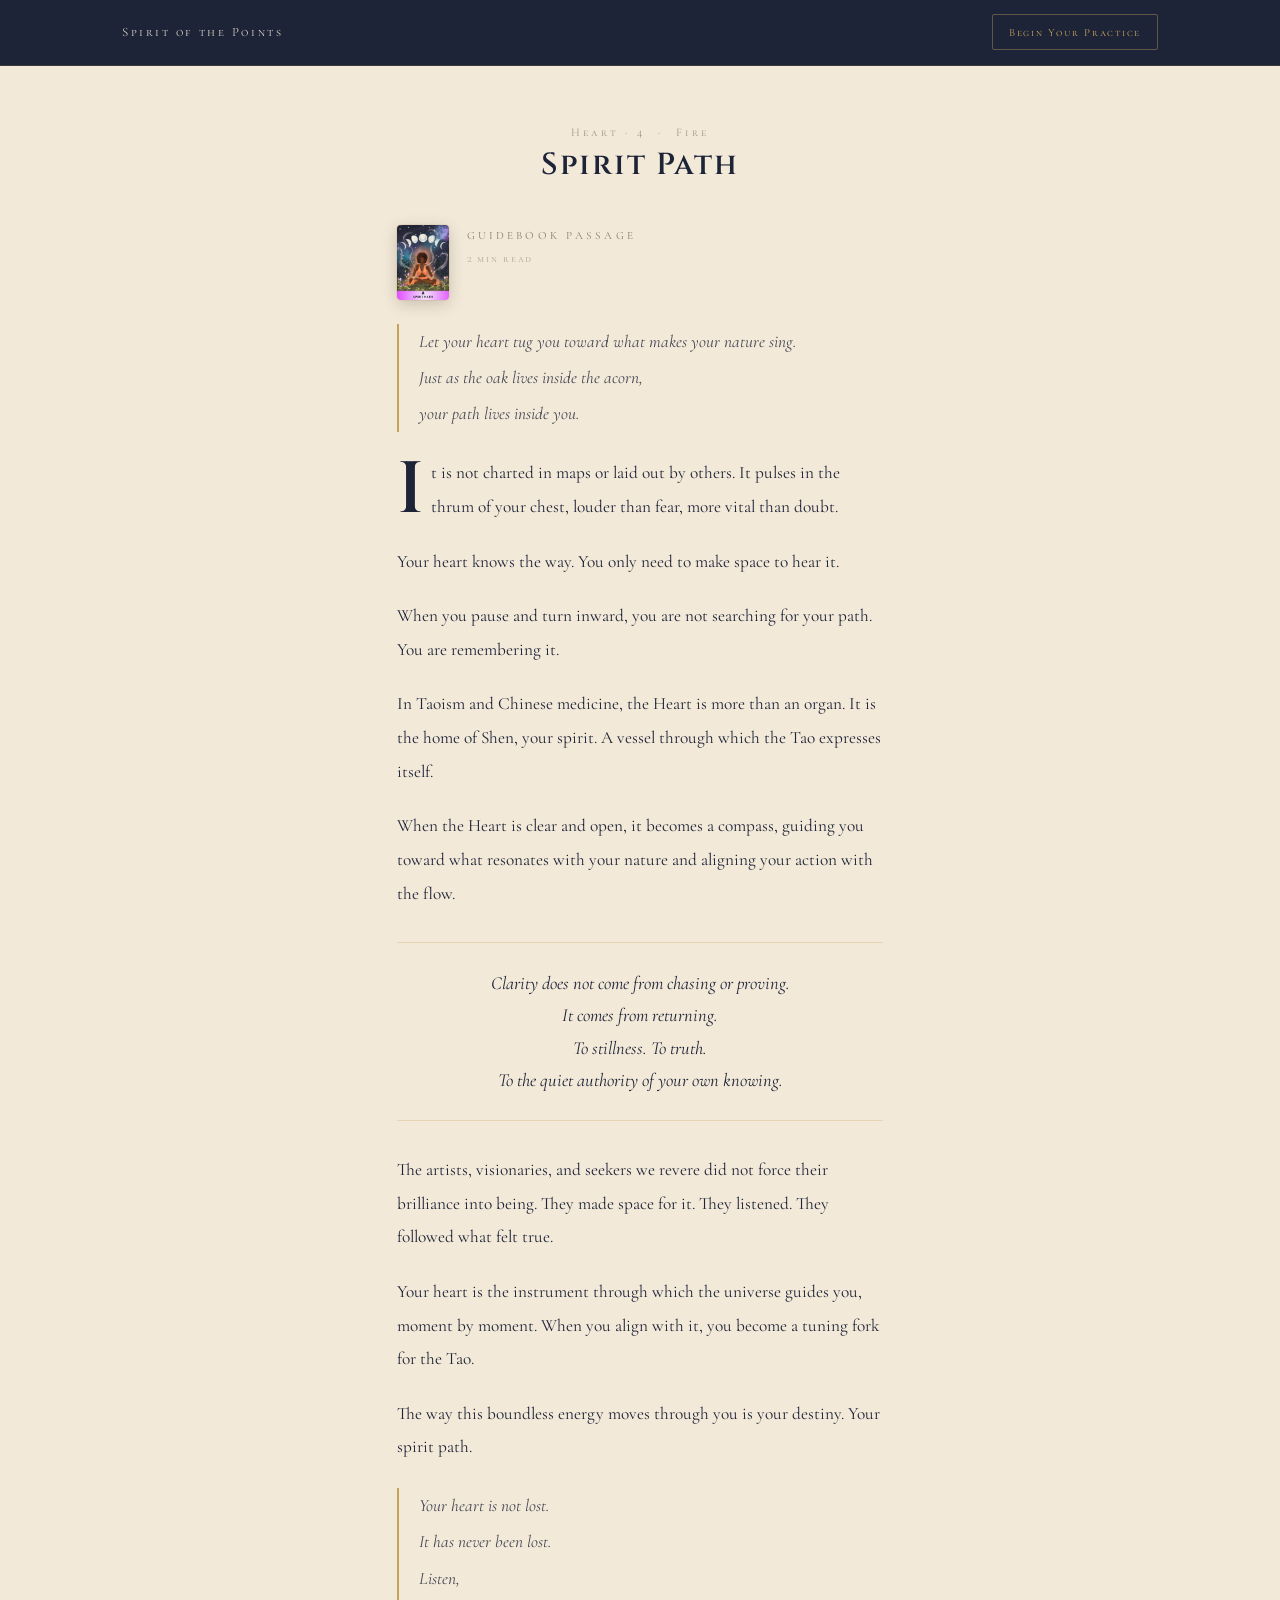
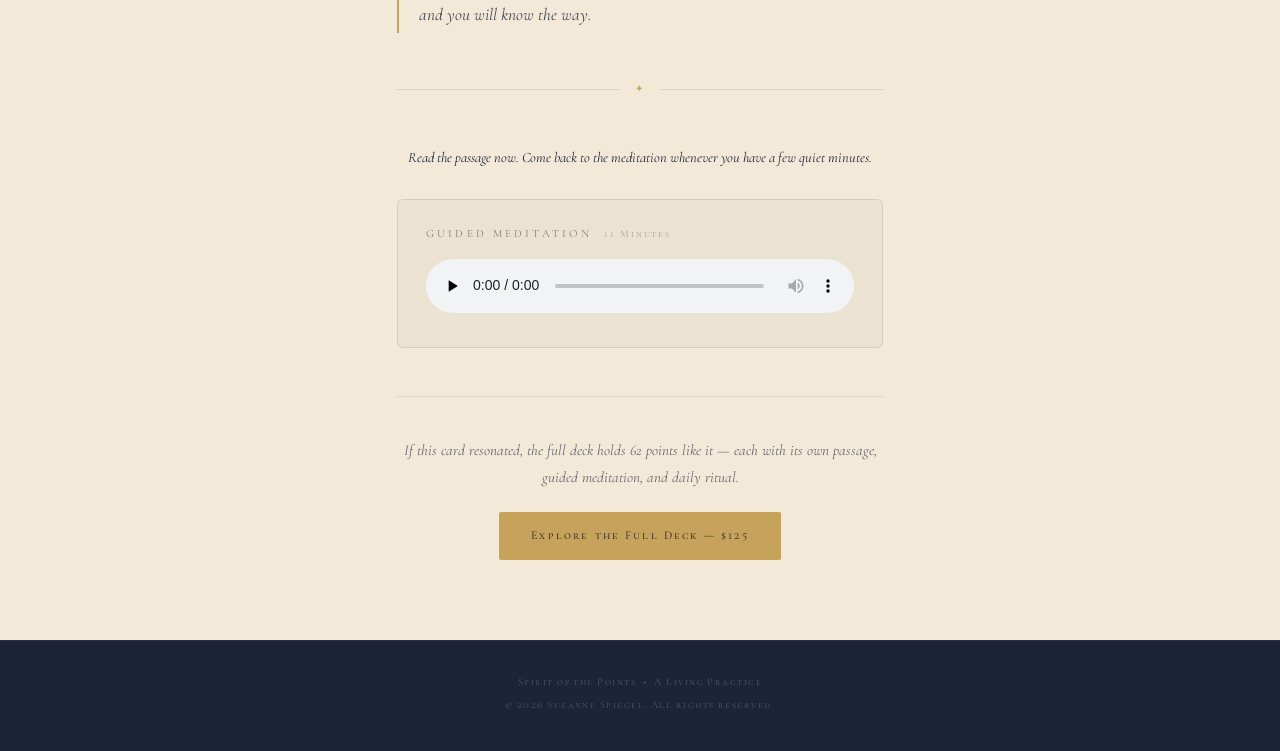
<file: draw/spirit-path/reveal/index.html>
<!DOCTYPE html>
<html lang="en">
<head>
  <meta charset="UTF-8" />
  <meta name="viewport" content="width=device-width, initial-scale=1.0" />
  <title>Spirit Path · Your Card — Spirit of the Points</title>
  <meta name="robots" content="noindex, nofollow" />
  <link rel="preconnect" href="https://fonts.googleapis.com" />
  <link rel="preconnect" href="https://fonts.gstatic.com" crossorigin />
  <link href="https://fonts.googleapis.com/css2?family=Cinzel:wght@400;600;700&family=Cormorant+Garamond:ital,wght@0,300;0,400;0,500;0,600;1,300;1,400;1,500&family=Cormorant+SC:wght@300;400;500&family=EB+Garamond:ital,wght@0,400;0,500;1,400;1,500&display=swap" rel="stylesheet" />
  <style>
    :root {
      --indigo: #1D2438;
      --indigo-dark: #161c2d;
      --sand: #F3E9D8;
      --sand-dark: #e8d9c0;
      --gold: #C7A25A;
      --gold-light: #d4b47a;
      --muted-sand: #8a7d6a;
      --font-serif: 'Cormorant Garamond', 'EB Garamond', Georgia, serif;
      --font-sc: 'Cormorant SC', 'Cormorant Garamond', Georgia, serif;
      --font-cinzel: 'Cinzel', Georgia, serif;
    }

    *, *::before, *::after { box-sizing: border-box; margin: 0; padding: 0; }
    html { scroll-behavior: smooth; }

    body {
      font-family: var(--font-serif);
      font-size: 18px;
      line-height: 1.8;
      color: var(--indigo);
      background: var(--sand);
      overflow-x: hidden;
    }

    img { display: block; max-width: 100%; height: auto; }
    a { text-decoration: none; }
    p { margin-bottom: 1.4rem; }
    p:last-child { margin-bottom: 0; }

    /* ── Nav ── */
    .nav {
      position: sticky;
      top: 0;
      z-index: 100;
      background: var(--indigo);
      border-bottom: 1px solid rgba(199,162,90,0.18);
    }
    .nav-inner {
      max-width: 1100px;
      margin: 0 auto;
      padding: 0.9rem 2rem;
      display: flex;
      align-items: center;
      justify-content: space-between;
    }
    .nav-logo-title {
      font-family: var(--font-sc);
      font-size: 0.8rem;
      letter-spacing: 0.2em;
      color: var(--sand);
      opacity: 0.85;
    }
    .nav-cta {
      font-family: var(--font-sc);
      font-size: 0.68rem;
      letter-spacing: 0.16em;
      color: var(--gold);
      border: 1px solid rgba(199,162,90,0.4);
      padding: 0.45rem 1rem;
      border-radius: 2px;
      transition: background 0.2s, color 0.2s;
    }
    .nav-cta:hover {
      background: var(--gold);
      color: var(--indigo);
    }

    /* ── Compact card header ── */
    .card-header {
      background: var(--sand);
      padding: 3.5rem 2rem 0;
      text-align: center;
    }
    .card-header-inner {
      max-width: 54ch;
      margin: 0 auto;
    }
    .card-name-small {
      font-family: var(--font-sc);
      font-size: 0.72rem;
      letter-spacing: 0.28em;
      color: var(--muted-sand);
      opacity: 0.75;
      display: block;
      margin-bottom: 0.3rem;
    }
    .card-title-compact {
      font-family: var(--font-cinzel);
      font-size: clamp(1.4rem, 3vw, 1.9rem);
      font-weight: 600;
      letter-spacing: 0.06em;
      color: var(--indigo);
      line-height: 1.2;
      margin-bottom: 2.5rem;
    }

    /* ── Main content ── */
    .content {
      padding: 0 2rem 5rem;
    }
    .content-inner {
      max-width: 54ch;
      margin: 0 auto;
    }

    /* Passage anchor row: thumbnail + label + read time */
    .passage-anchor {
      display: flex;
      align-items: flex-start;
      gap: 1.1rem;
      margin-bottom: 1.25rem;
    }
    .passage-anchor-thumb {
      width: 52px;
      flex-shrink: 0;
      border-radius: 4px;
      box-shadow: 0 4px 16px rgba(0,0,0,0.18), 0 0 0 1px rgba(199,162,90,0.15);
      margin-top: 0.1rem;
    }
    .passage-anchor-meta {
      display: flex;
      flex-direction: column;
      justify-content: center;
      gap: 0.25rem;
      padding-top: 0.15rem;
    }

    /* Section label row */
    .section-label-row {
      display: flex;
      align-items: baseline;
      gap: 0.85rem;
      margin-bottom: 0.75rem;
    }
    .section-label {
      font-family: var(--font-sc);
      font-size: 0.7rem;
      letter-spacing: 0.28em;
      color: var(--muted-sand);
      text-transform: uppercase;
    }
    .read-time {
      font-family: var(--font-sc);
      font-size: 0.65rem;
      letter-spacing: 0.18em;
      color: var(--muted-sand);
      opacity: 0.6;
      white-space: nowrap;
    }

    /* Passage */
    .passage {
      font-family: var(--font-serif);
      font-size: 1.08rem;
      line-height: 1.95;
      color: var(--indigo);
    }
    .passage p { margin-bottom: 1.3rem; }
    .passage .verse {
      font-style: italic;
      padding-left: 1.25rem;
      border-left: 2px solid var(--gold);
      margin: 1.5rem 0;
      line-height: 2.1;
      color: rgba(29,36,56,0.82);
    }
    .passage .pull {
      font-family: var(--font-serif);
      font-style: italic;
      font-size: 1.15rem;
      line-height: 1.75;
      color: var(--indigo);
      border-top: 1px solid rgba(199,162,90,0.3);
      border-bottom: 1px solid rgba(199,162,90,0.3);
      padding: 1.5rem 0;
      margin: 2rem 0;
      text-align: center;
    }

    /* Drop cap */
    .passage p.first-para::first-letter {
      font-family: var(--font-cinzel);
      font-size: 4.2em;
      font-weight: 600;
      line-height: 0.78;
      float: left;
      margin-right: 0.1em;
      margin-top: 0.08em;
      color: var(--indigo);
      letter-spacing: -0.01em;
    }

    /* Content rule */
    .content-rule {
      display: flex;
      align-items: center;
      gap: 1rem;
      margin: 3rem 0;
    }
    .content-rule::before,
    .content-rule::after {
      content: '';
      flex: 1;
      height: 1px;
      background: rgba(29,36,56,0.12);
    }
    .content-rule span {
      font-size: 0.6rem;
      color: var(--gold);
      letter-spacing: 0.2em;
    }

    /* Soft bridge text between passage and meditation */
    .bridge-text {
      font-family: var(--font-serif);
      font-style: italic;
      font-size: 0.9rem;
      color: var(--indigo);
      opacity: 0.55;
      line-height: 1.7;
      margin-bottom: 1.75rem;
      text-align: center;
    }

    /* Compact meditation player */
    .meditation-block {
      border: 1px solid rgba(29,36,56,0.12);
      border-radius: 6px;
      padding: 1.5rem 1.75rem;
      background: rgba(29,36,56,0.03);
    }
    .meditation-meta {
      display: flex;
      align-items: baseline;
      gap: 0.75rem;
      margin-bottom: 0.9rem;
    }
    .meditation-label {
      font-family: var(--font-sc);
      font-size: 0.7rem;
      letter-spacing: 0.28em;
      color: var(--muted-sand);
      text-transform: uppercase;
    }
    .meditation-duration {
      font-family: var(--font-sc);
      font-size: 0.65rem;
      letter-spacing: 0.18em;
      color: var(--muted-sand);
      opacity: 0.6;
    }
    .meditation-block audio {
      width: 100%;
      border-radius: 3px;
    }

    /* Upsell */
    .upsell {
      margin-top: 3rem;
      padding-top: 2.5rem;
      border-top: 1px solid rgba(29,36,56,0.1);
      text-align: center;
    }
    .upsell p {
      font-family: var(--font-serif);
      font-style: italic;
      font-size: 0.95rem;
      color: var(--indigo);
      opacity: 0.65;
      line-height: 1.8;
      margin-bottom: 1.25rem;
    }
    .btn-gold {
      display: inline-block;
      font-family: var(--font-sc);
      font-size: 0.75rem;
      letter-spacing: 0.18em;
      color: var(--indigo);
      background: var(--gold);
      padding: 0.85rem 2rem;
      border-radius: 2px;
      transition: background 0.2s, transform 0.15s;
    }
    .btn-gold:hover {
      background: var(--gold-light);
      transform: translateY(-1px);
    }

    /* Footer */
    .footer {
      background: var(--indigo);
      padding: 2rem 2rem;
      text-align: center;
      border-top: 1px solid rgba(199,162,90,0.1);
    }
    .footer p {
      font-family: var(--font-sc);
      font-size: 0.65rem;
      letter-spacing: 0.14em;
      color: rgba(243,233,216,0.25);
      margin-bottom: 0.25rem;
    }

    /* Scroll reveal */
    .reveal {
      opacity: 0;
      transform: translateY(20px);
      transition: opacity 0.65s ease, transform 0.65s ease;
    }
    .reveal.visible { opacity: 1; transform: none; }
    .reveal-delay { transition-delay: 0.12s; }
    .reveal-delay-2 { transition-delay: 0.24s; }

    @media (max-width: 600px) {
      .content { padding: 0 1.25rem 4rem; }
      .card-header { padding: 2.5rem 1.25rem 0; }
    }
  </style>
</head>
<body>

  <!-- Nav -->
  <nav class="nav">
    <div class="nav-inner">
      <a href="../../../" class="nav-logo-title">Spirit of the Points</a>
      <a href="../../../#offer" class="nav-cta">Begin Your Practice</a>
    </div>
  </nav>

  <!-- Compact card header -->
  <header class="card-header">
    <div class="card-header-inner reveal">
      <span class="card-name-small">Heart · 4 &nbsp;·&nbsp; Fire</span>
      <h1 class="card-title-compact">Spirit Path</h1>
    </div>
  </header>

  <!-- Content -->
  <main class="content">
    <div class="content-inner">

      <!-- Passage -->
      <div class="passage-anchor reveal reveal-delay">
        <img
          src="../../../assets/card_spirit_path.jpg"
          alt="Spirit Path oracle card"
          class="passage-anchor-thumb"
        />
        <div class="passage-anchor-meta">
          <span class="section-label">Guidebook Passage</span>
          <span class="read-time">2 min read</span>
        </div>
      </div>

      <div class="passage reveal reveal-delay">
        <p class="verse">
          Let your heart tug you toward what makes your nature sing.<br>
          Just as the oak lives inside the acorn,<br>
          your path lives inside you.
        </p>
        <p class="first-para">It is not charted in maps or laid out by others. It pulses in the thrum of your chest, louder than fear, more vital than doubt.</p>
        <p>Your heart knows the way. You only need to make space to hear it.</p>
        <p>When you pause and turn inward, you are not searching for your path. You are remembering it.</p>
        <p>In Taoism and Chinese medicine, the Heart is more than an organ. It is the home of Shen, your spirit. A vessel through which the Tao expresses itself.</p>
        <p>When the Heart is clear and open, it becomes a compass, guiding you toward what resonates with your nature and aligning your action with the flow.</p>
        <p class="pull">Clarity does not come from chasing or proving.<br>It comes from returning.<br>To stillness. To truth.<br>To the quiet authority of your own knowing.</p>
        <p>The artists, visionaries, and seekers we revere did not force their brilliance into being. They made space for it. They listened. They followed what felt true.</p>
        <p>Your heart is the instrument through which the universe guides you, moment by moment. When you align with it, you become a tuning fork for the Tao.</p>
        <p>The way this boundless energy moves through you is your destiny. Your spirit path.</p>
        <p class="verse">
          Your heart is not lost.<br>
          It has never been lost.<br>
          Listen,<br>
          and you will know the way.
        </p>
      </div>

      <!-- Bridge -->
      <div class="content-rule reveal"><span>✦</span></div>
      <p class="bridge-text reveal">Read the passage now. Come back to the meditation whenever you have a few quiet minutes.</p>

      <!-- Compact meditation player -->
      <div class="meditation-block reveal reveal-delay">
        <div class="meditation-meta">
          <span class="meditation-label">Guided Meditation</span>
          <span class="meditation-duration">11 Minutes</span>
        </div>
        <audio controls preload="none">
          <source src="../../../assets/spirit_path_meditation.mp3" type="audio/mpeg" />
          Your browser does not support the audio element.
        </audio>
      </div>

      <!-- Upsell -->
      <div class="upsell reveal reveal-delay-2">
        <p>If this card resonated, the full deck holds 62 points like it — each with its own passage, guided meditation, and daily ritual.</p>
        <a href="../../../#offer" class="btn-gold">Explore the Full Deck — $125</a>
      </div>

    </div>
  </main>

  <!-- Footer -->
  <footer class="footer">
    <p>Spirit of the Points &nbsp;&bull;&nbsp; A Living Practice</p>
    <p>&copy; 2026 Suzanne Spiegel. All rights reserved.</p>
  </footer>

  <script>
    const observer = new IntersectionObserver((entries) => {
      entries.forEach(e => { if (e.isIntersecting) e.target.classList.add('visible'); });
    }, { threshold: 0.08, rootMargin: '0px 0px -30px 0px' });
    document.querySelectorAll('.reveal').forEach(el => observer.observe(el));
  </script>

</body>
</html>
</file>
<file: style.css>
/* ═══════════════════════════════════════════════════════
   SPIRIT OF THE POINTS — Landing Page Styles
   Palette:
     Deep Indigo  #1D2438
     Soft Sand    #F3E9D8
     Stone Blue   #6F8798
     Soft Gold    #C7A25A
     Muted Indigo Gray  #4A5568
═══════════════════════════════════════════════════════ */

/* ── Reset & Base ── */
*, *::before, *::after { box-sizing: border-box; margin: 0; padding: 0; }

:root {
  --indigo: #1D2438;
  --indigo-dark: #161c2d;
  --sand: #F3E9D8;
  --sand-dark: #e8d9c0;
  --stone: #6F8798;
  --gold: #C7A25A;
  --gold-light: #d4b47a;
  --gold-dim: rgba(199,162,90,0.35);
  --muted: #4A5568;
  --muted-sand: #8a7d6a;
  --font-serif: 'Cormorant Garamond', 'EB Garamond', Georgia, serif;
  --font-sc: 'Cormorant SC', 'Cormorant Garamond', Georgia, serif;
  --font-cinzel: 'Cinzel', Georgia, serif;
  --transition: 0.4s ease;
}

html { scroll-behavior: smooth; }

body {
  font-family: var(--font-serif);
  font-size: 18px;
  line-height: 1.8;
  color: var(--indigo);
  background: var(--sand);
  overflow-x: hidden;
}

img { display: block; max-width: 100%; height: auto; }
a { text-decoration: none; }

/* ── Typography ── */
h1, h2, h3 { font-family: var(--font-cinzel); font-weight: 600; }

.section-title {
  font-family: var(--font-cinzel);
  font-size: clamp(2.2rem, 4.5vw, 3.6rem);
  font-weight: 600;
  letter-spacing: 0.04em;
  line-height: 1.2;
  margin-bottom: 2rem;
}
.section-title-indigo { color: var(--indigo); }
.section-title-sand { color: var(--sand); }
.section-title-gold { color: var(--gold); }

.section-eyebrow-gold {
  font-family: var(--font-sc);
  font-size: 1rem;
  letter-spacing: 0.2em;
  color: var(--gold);
  text-transform: uppercase;
  margin-bottom: 0.75rem;
  display: block;
}
.section-eyebrow-muted {
  font-family: var(--font-sc);
  font-size: 1rem;
  letter-spacing: 0.2em;
  color: var(--muted-sand);
  text-transform: uppercase;
  margin-bottom: 0.75rem;
  display: block;
}

p { margin-bottom: 1.4rem; }
p:last-child { margin-bottom: 0; }

/* ── Layout ── */
.container {
  max-width: 1200px;
  margin: 0 auto;
  padding: 0 2rem;
}
.container-narrow {
  max-width: 780px;
}

.section {
  padding: 6rem 2rem;
}

.section-indigo { background: var(--indigo); }
.section-sand { background: var(--sand); }

/* ── Buttons ── */
.btn {
  display: inline-block;
  font-family: var(--font-cinzel);
  font-size: 0.95rem;
  font-weight: 600;
  letter-spacing: 0.18em;
  text-transform: uppercase;
  padding: 1rem 2.5rem;
  border: 1.5px solid var(--gold);
  cursor: pointer;
  transition: background var(--transition), color var(--transition);
  text-align: center;
}
.btn-gold {
  background: var(--gold);
  color: var(--indigo);
  border-color: var(--gold);
}
.btn-gold:hover {
  background: var(--gold-light);
  border-color: var(--gold-light);
}
.btn-sm { padding: 0.65rem 1.6rem; font-size: 1rem; }
.btn-large { padding: 1.3rem 3.5rem; font-size: 1.05rem; }

/* ── Gold Divider ── */
.gold-divider {
  text-align: center;
  margin: 2.5rem auto;
  border: none;
  line-height: 0;
}
.gold-divider img {
  max-width: 320px;
  margin: 0 auto;
  opacity: 0.9;
  display: block;
  border: none;
  outline: none;
}

/* ── NAV ── */
.nav {
  position: fixed;
  top: 0;
  left: 0;
  right: 0;
  z-index: 100;
  background: rgba(15, 20, 35, 0.45);
  backdrop-filter: blur(18px) saturate(1.4);
  -webkit-backdrop-filter: blur(18px) saturate(1.4);
  border-bottom: 1px solid rgba(199,162,90,0.25);
  box-shadow: 0 1px 30px rgba(0,0,0,0.25);
}
.nav-inner {
  max-width: 1200px;
  margin: 0 auto;
  padding: 1rem 2rem;
  display: flex;
  align-items: center;
  justify-content: space-between;
}
.nav-logo { display: flex; flex-direction: column; }
.nav-links {
  display: flex;
  align-items: center;
  gap: 2rem;
  margin-left: auto;
  margin-right: 1.5rem;
}
.nav-link {
  font-family: var(--font-cinzel);
  font-size: 0.9rem;
  font-weight: 600;
  letter-spacing: 0.12em;
  color: var(--sand);
  text-decoration: none;
  opacity: 0.85;
  transition: opacity 0.2s ease, color 0.2s ease;
}
.nav-link:hover {
  opacity: 1;
  color: var(--gold);
}
.nav-logo-title {
  font-family: var(--font-cinzel);
  font-size: 1.25rem;
  font-weight: 600;
  letter-spacing: 0.12em;
  color: var(--sand);
}
.nav-logo-sub {
  font-family: var(--font-cinzel);
  font-size: 0.6rem;
  font-weight: 400;
  letter-spacing: 0.18em;
  color: var(--gold);
  opacity: 0.85;
}

/* ── HERO ── */
.hero {
  min-height: 100vh;
  display: flex;
  flex-direction: column;
  justify-content: center;
  padding: 8rem 2rem 6rem;
  position: relative;
  overflow: hidden;
  background: radial-gradient(ellipse at 70% 30%, rgba(111,135,152,0.08) 0%, transparent 60%), var(--indigo);
}

/* Starfield */
.hero-stars {
  position: absolute;
  inset: 0;
  background-image:
    radial-gradient(2px 2px at 10% 15%, rgba(255,255,255,0.9) 0%, transparent 100%),
    radial-gradient(1.5px 1.5px at 25% 40%, rgba(255,255,255,0.7) 0%, transparent 100%),
    radial-gradient(2.5px 2.5px at 40% 8%, rgba(255,255,255,1.0) 0%, transparent 100%),
    radial-gradient(2px 2px at 55% 30%, rgba(255,255,255,0.85) 0%, transparent 100%),
    radial-gradient(1.5px 1.5px at 70% 12%, rgba(255,255,255,0.9) 0%, transparent 100%),
    radial-gradient(2px 2px at 85% 25%, rgba(255,255,255,0.75) 0%, transparent 100%),
    radial-gradient(1.5px 1.5px at 15% 60%, rgba(255,255,255,0.65) 0%, transparent 100%),
    radial-gradient(2px 2px at 90% 55%, rgba(255,255,255,0.8) 0%, transparent 100%),
    radial-gradient(1.5px 1.5px at 35% 70%, rgba(255,255,255,0.6) 0%, transparent 100%),
    radial-gradient(2px 2px at 60% 80%, rgba(255,255,255,0.7) 0%, transparent 100%),
    radial-gradient(1.5px 1.5px at 78% 68%, rgba(255,255,255,0.6) 0%, transparent 100%),
    radial-gradient(2px 2px at 5% 85%, rgba(255,255,255,0.75) 0%, transparent 100%),
    radial-gradient(2.5px 2.5px at 48% 55%, rgba(255,255,255,0.85) 0%, transparent 100%),
    radial-gradient(1.5px 1.5px at 92% 80%, rgba(255,255,255,0.6) 0%, transparent 100%),
    radial-gradient(2px 2px at 20% 90%, rgba(255,255,255,0.7) 0%, transparent 100%),
    radial-gradient(1.5px 1.5px at 33% 22%, rgba(255,255,255,0.65) 0%, transparent 100%),
    radial-gradient(2px 2px at 67% 45%, rgba(255,255,255,0.8) 0%, transparent 100%),
    radial-gradient(1.5px 1.5px at 82% 10%, rgba(255,255,255,0.7) 0%, transparent 100%),
    radial-gradient(2px 2px at 12% 35%, rgba(255,255,255,0.75) 0%, transparent 100%),
    radial-gradient(1.5px 1.5px at 50% 65%, rgba(255,255,255,0.6) 0%, transparent 100%),
    radial-gradient(2px 2px at 95% 35%, rgba(255,255,255,0.7) 0%, transparent 100%),
    radial-gradient(3px 3px at 73% 88%, rgba(255,255,255,0.5) 0%, transparent 100%),
    radial-gradient(2px 2px at 28% 75%, rgba(255,255,255,0.65) 0%, transparent 100%),
    radial-gradient(1.5px 1.5px at 44% 18%, rgba(255,255,255,0.8) 0%, transparent 100%),
    radial-gradient(2px 2px at 8% 50%, rgba(255,255,255,0.6) 0%, transparent 100%);
  pointer-events: none;
}

.hero-inner {
  max-width: 1200px;
  margin: 0 auto;
  display: grid;
  grid-template-columns: 1fr 1fr;
  gap: 4rem;
  align-items: center;
  width: 100%;
}

.hero-eyebrow {
  font-family: var(--font-sc);
  font-size: 1rem;
  letter-spacing: 0.22em;
  color: var(--gold);
  text-transform: uppercase;
  margin-bottom: 1.5rem;
}

.hero-title {
  display: flex;
  flex-direction: column;
  align-items: flex-start;
  margin-bottom: 1.5rem;
  width: fit-content;
}
/* Center the ornament and 'of the' relative to the title block */
.hero-title-middle {
  display: flex;
  flex-direction: column;
  align-items: center;
  width: 100%;
  transform: translateX(-26.8px);
}
.hero-title-spirit {
  font-family: var(--font-cinzel);
  font-size: clamp(3.8rem, 7.5vw, 6.5rem);
  font-weight: 400;
  letter-spacing: 0.15em;
  color: var(--sand);
  line-height: 1;
}
.hero-title-ornament {
  display: block;
  width: 100%;
  max-width: 300px;
  margin: 0.3rem auto;
  line-height: 0;
  border: none;
  text-align: center;
}
.hero-title-ornament img {
  width: 100%;
  height: auto;
  display: block;
  border: none;
  /* The logo image has a white background in the lower portion — mix-blend-mode makes it blend into the dark hero */
}
.hero-title-of {
  font-family: var(--font-serif);
  font-style: italic;
  font-size: clamp(1.2rem, 2.5vw, 1.8rem);
  font-weight: 300;
  color: var(--gold);
  letter-spacing: 0.05em;
  line-height: 1;
  margin-bottom: 0.1rem;
}
.hero-title-points {
  font-family: var(--font-cinzel);
  font-size: clamp(3.8rem, 7.5vw, 6.5rem);
  font-weight: 400;
  letter-spacing: 0.15em;
  color: var(--sand);
  line-height: 1;
}

.hero-tagline {
  font-size: clamp(1.2rem, 2vw, 1.5rem);
  font-style: italic;
  color: var(--gold);
  opacity: 1;
  margin-bottom: 1rem;
  font-weight: 300;
}
.hero-sub {
  color: rgba(243,233,216,0.75);
  font-size: 1rem;
  line-height: 1.7;
  max-width: 480px;
  margin-bottom: 2rem;
}
.hero-headline {
  font-family: var(--font-body);
  font-style: italic;
  font-size: 1.35rem;
  font-weight: 400;
  color: var(--gold);
  line-height: 1.5;
  max-width: 480px;
  margin-bottom: 0.6rem;
}
.hero-sub-para {
  color: rgba(243,233,216,0.65);
  font-size: 0.95rem;
  line-height: 1.7;
  max-width: 480px;
  margin-bottom: 2rem;
}
.hero-launch-note {
  margin-top: 1rem;
  font-family: var(--font-sc);
  font-size: 0.72rem;
  letter-spacing: 0.1em;
  text-transform: uppercase;
  color: rgba(199,162,90,0.7);
}

/* Hero Product Stack */
.hero-product { position: relative; }
.hero-cards-stack {
  position: relative;
  display: flex;
  justify-content: center;
  align-items: center;
  height: 620px;
}
.hero-card {
  position: absolute;
  border-radius: 6px;
  box-shadow: 0 20px 60px rgba(0,0,0,0.5);
  transition: transform 0.6s ease;
}
.hero-card-back {
  width: 240px;
  left: -20px;
  transform: rotate(-14deg) translateY(10px);
  z-index: 1;
  filter: brightness(0.65);
}
.hero-card-mid {
  width: 260px;
  left: 50%;
  transform: translateX(-50%) rotate(-2deg) translateY(5px);
  z-index: 2;
  filter: brightness(0.82);
}
.hero-card-front {
  width: 285px;
  right: -20px;
  transform: rotate(12deg) translateY(-5px);
  z-index: 3;
  box-shadow: 0 25px 70px rgba(0,0,0,0.6), 0 0 40px rgba(199,162,90,0.08);
}
.hero-book-wrap {
  position: absolute;
  bottom: -10px;
  left: -30px;
  z-index: 0;
}
.hero-book {
  width: 150px;
  border-radius: 4px;
  box-shadow: 0 15px 40px rgba(0,0,0,0.6);
  transform: rotate(-12deg);
  filter: brightness(0.75);
}

.hero-cards-stack:hover .hero-card-back { transform: rotate(-18deg) translateY(-8px); }
.hero-cards-stack:hover .hero-card-mid { transform: translateX(-50%) rotate(-2deg) translateY(-8px); }
.hero-cards-stack:hover .hero-card-front { transform: rotate(16deg) translateY(-12px); }



/* ── A WAY BACK ── */
.way-back { text-align: center; }
.way-back .container { padding: 0 2rem; }
.way-back-text { max-width: 680px; margin: 0 auto; }
.lead-italic {
  font-size: 1.25rem;
  font-style: italic;
  color: var(--muted);
  line-height: 1.9;
  margin-bottom: 2rem;
}
.emphasis-line {
  font-size: 1.2rem;
  font-style: italic;
  color: var(--indigo);
  font-weight: 500;
  margin: 1.5rem 0;
}

/* ── WHY I MADE THIS ── */
.why-made-inner {
  display: grid;
  grid-template-columns: 1fr 1fr;
  gap: 5rem;
  align-items: center;
}
.why-made-text { color: rgba(243,233,216,0.85); }
.why-made-text p { color: rgba(243,233,216,0.78); }
.why-made-bio {
  font-style: italic;
  font-size: 1.05rem;
  color: rgba(243,233,216,0.9) !important;
  margin-bottom: 1.5rem;
}
.point-names {
  display: flex;
  flex-direction: column;
  gap: 0.3rem;
  margin: 1.5rem 0;
  padding-left: 1.5rem;
  border-left: 2px solid var(--gold-dim);
}
.point-names span {
  font-family: var(--font-cinzel);
  font-size: 1rem;
  letter-spacing: 0.1em;
  color: var(--gold);
}
.closing-line {
  font-style: italic;
  font-size: 1.1rem;
  color: var(--sand) !important;
  margin-top: 1.5rem;
}
.author-sig {
  font-family: var(--font-sc);
  font-size: 0.85rem;
  letter-spacing: 0.12em;
  color: var(--gold) !important;
  margin-top: 0.5rem;
}

.book-display {
  position: relative;
  display: flex;
  justify-content: center;
}
.book-display img {
  border-radius: 6px;
  box-shadow: 0 30px 80px rgba(0,0,0,0.6);
  max-width: 360px;
  width: 100%;
}

/* Why Made This — guidebook cover sizing to match screenshot proportions */
.guidebook-cover-img {
  max-width: 320px;
  width: 100%;
  border-radius: 6px;
  box-shadow: 0 30px 80px rgba(0,0,0,0.6), 0 0 40px rgba(199,162,90,0.08);
  display: block;
  margin: 0 auto;
}
.book-glow {
  position: absolute;
  inset: -20px;
  background: radial-gradient(ellipse at center, rgba(199,162,90,0.08) 0%, transparent 70%);
  pointer-events: none;
}

/* ── WHAT MAKES THIS DIFFERENT ── */
.different { }
.different-card-img {
  max-width: 420px;
  width: 100%;
  border-radius: 8px;
  box-shadow: 0 30px 80px rgba(0,0,0,0.5), 0 0 40px rgba(199,162,90,0.08);
  display: block;
  margin: 0 auto;
}
.different-inner {
  display: grid;
  grid-template-columns: 1fr 1fr;
  gap: 5rem;
  align-items: center;
  margin-top: 2rem;
}
.different-text .lead {
  font-size: 1.15rem;
  font-style: italic;
  color: var(--muted);
  margin-bottom: 1.5rem;
}
.pull-quote {
  border-left: 2px solid var(--gold);
  padding: 1.2rem 2rem;
  margin: 2rem 0;
  font-style: italic;
  font-size: 1.1rem;
  color: var(--muted);
  line-height: 1.9;
  background: rgba(199,162,90,0.04);
  border-radius: 0 4px 4px 0;
}

/* ── Testimonial ── */
.testimonial-section {
  padding: 5rem 2rem;
}
.testimonial-inner {
  max-width: 800px;
  margin: 0 auto;
  text-align: center;
}
.testimonial-quote {
  margin: 0;
  padding: 0;
  border: none;
}
.testimonial-quote p {
  font-family: var(--font-serif);
  font-size: 1.85rem;
  font-style: italic;
  line-height: 1.75;
  color: var(--indigo);
  margin: 0 0 1.8rem;
}
.testimonial-quote cite {
  display: block;
  font-family: var(--font-sc);
  font-size: 1.16rem;
  letter-spacing: 0.12em;
  text-transform: uppercase;
  color: var(--muted-sand);
  font-style: normal;
}
.testimonial-quote cite em {
  font-style: italic;
  font-family: var(--font-serif);
  font-size: 1.35rem;
  letter-spacing: 0.04em;
  text-transform: none;
}

/* ── DIFFERENT section on dark background ── */
.different p,
.different .different-text p {
  color: rgba(243,233,216,0.85);
}
.different-taoist-quote {
  font-family: var(--font-body) !important;
  font-style: italic !important;
  font-size: 1.1rem !important;
  color: var(--gold) !important;
  line-height: 1.65;
  margin-bottom: 0.5rem !important;
}
.different-system-line {
  font-family: var(--font-body) !important;
  font-size: 1rem !important;
  color: rgba(243,233,216,0.7) !important;
  letter-spacing: 0.02em;
  margin-bottom: 1.5rem !important;
  font-style: normal !important;
}
.different .pull-quote {
  border-left: 2px solid var(--gold);
  background: rgba(199,162,90,0.08);
  color: var(--sand);
}
.different .pull-quote cite {
  color: var(--gold);
  font-style: italic;
}
.different .different-text .lead {
  color: rgba(243,233,216,0.7);
}
.different-card-book {
  display: grid;
  grid-template-columns: 1fr 1.2fr;
  gap: 1.5rem;
  align-items: start;
}
.diff-card-wrap img {
  border-radius: 6px;
  box-shadow: 0 20px 50px rgba(29,36,56,0.2);
}
.diff-book-wrap img {
  border-radius: 4px;
  box-shadow: 0 20px 50px rgba(29,36,56,0.15);
}

/* ── WHAT'S INSIDE ── */
.whats-inside { text-align: center; }
.inside-grid {
  display: grid;
  grid-template-columns: repeat(auto-fit, minmax(180px, 1fr));
  gap: 2.5rem;
  margin-top: 3rem;
  text-align: center;
}
.inside-list { list-style: none; padding: 0; margin: 0; }
.inside-item {}
.inside-icon {
  width: 60px;
  height: 60px;
  margin: 0 auto 1.2rem;
}
.inside-icon svg { width: 100%; height: 100%; }
.inside-title {
  font-family: var(--font-cinzel);
  font-size: 1.2rem;
  letter-spacing: 0.1em;
  color: var(--indigo);
  margin-bottom: 0.3rem;
}
.inside-label {
  font-family: var(--font-sc);
  font-size: 0.75rem;
  letter-spacing: 0.12em;
  color: var(--gold);
  text-transform: uppercase;
  margin-bottom: 0.8rem;
}
.inside-desc {
  font-size: 1.05rem;
  color: var(--muted);
  line-height: 1.6;
  max-width: 520px;
  margin: 0 auto;
}

/* ── SEE THE DECK ── */
.see-deck { text-align: center; }
.see-deck-intro {
  color: rgba(243,233,216,0.75);
  font-style: italic;
  font-size: 1.05rem;
  max-width: 580px;
  margin: 0 auto 3rem;
  line-height: 1.8;
}

/* Cards Gallery */
.cards-gallery {
  display: flex;
  justify-content: center;
  gap: 2rem;
  margin-bottom: 4rem;
  flex-wrap: wrap;
}
.gallery-card {
  position: relative;
  cursor: pointer;
  transition: transform 0.4s ease, box-shadow 0.4s ease;
  border-radius: 8px;
  overflow: hidden;
}
.gallery-card img {
  width: 220px;
  border-radius: 8px;
  display: block;
  box-shadow: 0 20px 60px rgba(0,0,0,0.5);
  transition: width 0.4s ease, box-shadow 0.4s ease;
}
.gallery-card { transition: transform 0.4s ease, opacity 0.4s ease, box-shadow 0.4s ease; }
.gallery-card:hover { transform: translateY(-8px) scale(1.02); }
/* Active (selected) card — lifted and larger */
.gallery-card-active { transform: translateY(-18px); }
.gallery-card-active img { width: 270px; box-shadow: 0 30px 80px rgba(0,0,0,0.65), 0 0 50px rgba(199,162,90,0.15); }
.gallery-card-active:hover { transform: translateY(-22px) scale(1.01); }
/* Non-active cards — no dimming, full opacity */
.cards-gallery.has-active .gallery-card:not(.gallery-card-active) { opacity: 1; }
.cards-gallery.has-active .gallery-card:not(.gallery-card-active):hover { opacity: 1; transform: translateY(-6px); }
.gallery-card-overlay {
  display: none;
}
/* hover overlay removed */
.gallery-card-overlay span {
  font-family: var(--font-sc);
  font-size: 0.85rem;
  letter-spacing: 0.15em;
  color: var(--gold);
  text-transform: uppercase;
}

/* Card Spread */
.card-spread-section {
  margin-bottom: 4rem;
}
.spread-label {
  font-family: var(--font-sc);
  font-size: 0.75rem;
  letter-spacing: 0.18em;
  color: rgba(199,162,90,0.6);
  text-transform: uppercase;
  margin-bottom: 2rem;
}
.card-spread {
  display: flex;
  justify-content: center;
  align-items: flex-end;
  gap: 0;
  position: relative;
  height: 380px;
}
.spread-card {
  position: absolute;
  border-radius: 8px;
  box-shadow: 0 20px 60px rgba(0,0,0,0.5);
}
.spread-card-left {
  width: 200px;
  transform: rotate(-12deg) translateX(-120px) translateY(20px);
  z-index: 1;
  filter: brightness(0.75);
}
.spread-card-center {
  width: 230px;
  transform: rotate(0deg);
  z-index: 3;
}
.spread-card-right {
  width: 200px;
  transform: rotate(12deg) translateX(120px) translateY(20px);
  z-index: 2;
  filter: brightness(0.8);
}

/* Guidebook Showcase */
.guidebook-showcase {
  display: flex;
  justify-content: center;
  gap: 3rem;
  margin-bottom: 4rem;
  flex-wrap: wrap;
}
.guidebook-page-wrap {
  max-width: 380px;
  text-align: center;
}
.guidebook-page-wrap img {
  border-radius: 4px;
  box-shadow: 0 20px 60px rgba(0,0,0,0.4);
  width: 100%;
}
.guidebook-caption {
  margin-top: 1rem;
  font-family: var(--font-sc);
  font-size: 0.72rem;
  letter-spacing: 0.14em;
  color: rgba(199,162,90,0.65);
  text-transform: uppercase;
}

.see-deck-cta { margin-top: 2rem; }
.see-deck-cta-text {
  font-style: italic;
  color: rgba(243,233,216,0.65);
  margin-bottom: 2rem;
  font-size: 1rem;
}

/* ── GUIDEBOOK SPREAD ── */
.book-spread-wrap {
  margin: 3rem auto 2rem;
  max-width: 860px;  /* wider on desktop for better readability */
  transition: opacity 0.4s ease, transform 0.4s ease;
  transform: translateY(0);
}
.book-spread-wrap.is-transitioning {
  opacity: 0;
  transform: translateY(-10px);
}
.book-spread-wrap.is-entering {
  opacity: 0;
  transform: translateY(12px);
}

.gb-spread {
  display: flex;
  gap: 0;
  box-shadow: 0 20px 60px rgba(0,0,0,0.55), 0 0 0 1px rgba(255,255,255,0.05);
  border-radius: 2px;
}

/* Individual page */
.gb-page {
  background: #f7f3ec;
  width: 50%;
  padding: 36px 32px 60px 44px;  /* extra left padding for margin rule; extra bottom for pinned footer */
  position: relative;
  overflow: hidden;
  font-family: 'Cormorant Garamond', serif;
  color: #1a1714;
  display: flex;
  flex-direction: column;
}

/* Aged paper texture */
.gb-page::before {
  content: '';
  position: absolute;
  inset: 0;
  background:
    radial-gradient(ellipse at 10% 10%, rgba(180,155,100,0.06) 0%, transparent 60%),
    radial-gradient(ellipse at 90% 90%, rgba(140,120,80,0.05) 0%, transparent 60%);
  pointer-events: none;
}

/* Margin rule — sits in the left padding, clear of text */
.gb-page-left::after {
  content: '';
  position: absolute;
  left: 18px;
  top: 0;
  bottom: 0;
  width: 1px;
  background: linear-gradient(to bottom, transparent, #c9b99a 15%, #c9b99a 85%, transparent);
  opacity: 0.35;
}

/* Spine shadow */
.gb-spine {
  width: 12px;
  flex-shrink: 0;
  background: linear-gradient(to right, rgba(0,0,0,0.18), rgba(0,0,0,0.06) 40%, rgba(0,0,0,0.06) 60%, rgba(0,0,0,0.18));
  position: relative;
  z-index: 2;
}

/* Header */
.gb-header {
  text-align: center;
  margin-bottom: 20px;
  position: relative;
}

.gb-point-number {
  display: block;
  font-family: 'Cormorant SC', serif;
  font-size: 10px;
  font-weight: 400;
  letter-spacing: 0.35em;
  color: #b5924a;
  text-transform: uppercase;
  margin-bottom: 12px;
}

.gb-title {
  font-family: 'Cormorant SC', serif;
  font-size: 20px;
  font-weight: 300;
  letter-spacing: 0.18em;
  color: #1a1714;
  line-height: 1.2;
  margin-bottom: 4px;
}

.gb-subtitle {
  font-family: 'Cormorant SC', serif;
  font-size: 11px;
  font-weight: 300;
  letter-spacing: 0.3em;
  color: #b5924a;
  margin-bottom: 16px;
}

.gb-title-rule {
  display: flex;
  align-items: center;
  justify-content: center;
  gap: 12px;
  margin-top: 14px;
}

.gb-title-rule::before,
.gb-title-rule::after {
  content: '';
  height: 1px;
  width: 55px;
  background: linear-gradient(to right, transparent, #b5924a);
}

.gb-title-rule::after {
  background: linear-gradient(to left, transparent, #b5924a);
}

.gb-diamond {
  width: 5px;
  height: 5px;
  background: #b5924a;
  transform: rotate(45deg);
  opacity: 0.8;
}

/* Body text */
.gb-body {
  font-size: 12px;
  line-height: 1.85;
  color: #3a3530;
  font-weight: 300;
  text-align: justify;
  hyphens: auto;
}

.gb-body p {
  margin-bottom: 1.3em;
}

.gb-body p:first-child::first-letter {
  font-size: 3em;
  float: left;
  line-height: 0.75;
  margin-right: 5px;
  margin-top: 6px;
  color: #b5924a;
  font-weight: 400;
  font-family: 'Cormorant Garamond', serif;
}

.gb-pull-insight {
  font-style: italic;
  font-size: 12px;
  line-height: 1.8;
  color: #1a1714;
  border-left: 2px solid #d4ae72;
  padding-left: 14px;
  margin: 16px 0;
  font-weight: 300;
}

/* Section divider on right page */
.gb-section-divider {
  display: flex;
  align-items: center;
  justify-content: center;
  gap: 16px;
  margin: 16px 0 14px;
}

.gb-section-divider::before,
.gb-section-divider::after {
  content: '';
  flex: 1;
  height: 1px;
  background: linear-gradient(to right, transparent, #c9b99a);
}

.gb-section-divider::after {
  background: linear-gradient(to left, transparent, #c9b99a);
}

.gb-divider-sym {
  font-family: 'Cormorant Garamond', serif;
  font-size: 16px;
  color: #b5924a;
  opacity: 0.75;
}

/* Practice section */
.gb-practice-header {
  font-family: 'Cormorant SC', serif;
  font-size: 11px;
  letter-spacing: 0.32em;
  color: #b5924a;
  text-align: center;
  margin-bottom: 18px;
  font-weight: 400;
}

.gb-practice-block {
  background: #ede8df;
  border: 1px solid rgba(181,146,74,0.22);
  padding: 16px 18px;
  position: relative;
  margin-bottom: 0;
}

/* Corner marks */
.gb-practice-block::before,
.gb-practice-block::after {
  content: '';
  position: absolute;
  width: 10px;
  height: 10px;
  border-color: #d4ae72;
  border-style: solid;
  opacity: 0.55;
}

.gb-practice-block::before {
  top: -1px; left: -1px;
  border-width: 2px 0 0 2px;
}

.gb-practice-block::after {
  bottom: -1px; right: -1px;
  border-width: 0 2px 2px 0;
}

.gb-practice-title {
  font-family: 'Cormorant SC', serif;
  font-size: 11px;
  letter-spacing: 0.25em;
  color: #1a1714;
  margin-bottom: 14px;
  font-weight: 400;
}

.gb-practice-text {
  font-size: 11.5px;
  line-height: 1.8;
  color: #3a3530;
  font-weight: 300;
}

.gb-practice-text p {
  margin-bottom: 0.9em;
}

.gb-journal-prompt {
  font-style: italic;
  color: #1a1714;
  font-size: 11px;
  line-height: 1.75;
  margin-top: 10px;
  padding-top: 10px;
  border-top: 1px solid rgba(181,146,74,0.2);
}

/* Meditation block */
.gb-meditation-block {
  text-align: center;
  padding: 16px 0;
}

.gb-qr-placeholder {
  width: 72px;
  height: 72px;
  border: 1px solid rgba(181,146,74,0.35);
  margin: 0 auto 14px;
  background: rgba(181,146,74,0.04);
}

.gb-scan-note {
  font-family: 'Cormorant Garamond', serif;
  font-size: 13px;
  font-style: italic;
  color: #7a6e62;
  line-height: 1.7;
}

/* Page footer / number */
.gb-page-footer {
  position: absolute;
  bottom: 18px;
  left: 0;
  right: 0;
  display: flex;
  align-items: center;
  justify-content: center;
  gap: 16px;
  margin-top: 0;
}

.gb-page-footer::before,
.gb-page-footer::after {
  content: '';
  width: 36px;
  height: 1px;
  background: #c9b99a;
  opacity: 0.5;
}

.gb-page-num {
  font-family: 'Cormorant SC', serif;
  font-size: 11px;
  letter-spacing: 0.2em;
  color: #7a6e62;
  font-weight: 300;
}

.book-spread-caption {
  text-align: center;
  margin-top: 1.5rem;
  font-style: italic;
  color: rgba(243,233,216,0.55);
  font-size: 1rem;
  letter-spacing: 0.05em;
}

/* Responsive: stack on mobile */
@media (max-width: 700px) {
  .gb-spread { flex-direction: column; }
  .gb-page { width: 100%; padding: 28px 22px; }
  .gb-spine { width: 100%; height: 8px;
    background: linear-gradient(to bottom, rgba(0,0,0,0.15), rgba(0,0,0,0.05) 40%, rgba(0,0,0,0.05) 60%, rgba(0,0,0,0.15));
  }
}

/* ── WHAT THIS IS bridge ── */
.what-this-is { padding: 40px 0; }
.what-this-is-outer {
  max-width: 560px;
  margin: 0 auto;
}
.what-this-is-box {
  background: #e8dfd0;
  border: 1px solid rgba(180,150,90,0.35);
  border-radius: 4px;
  padding: 44px 52px;
  text-align: center;
}
.what-this-eyebrow {
  margin-bottom: 0.4rem;
}
.what-this-title {
  font-family: var(--font-display);
  font-size: 2.1rem;
  font-weight: 400;
  font-style: normal;
  color: var(--indigo);
  margin-bottom: 1rem;
  line-height: 1.2;
}
.what-this-is-intro {
  font-family: var(--font-body);
  font-size: 1.05rem;
  color: var(--indigo);
  opacity: 0.75;
  line-height: 1.55;
  margin-bottom: 1.1rem;
}
.what-this-is-lead {
  font-family: var(--font-body);
  font-size: 1.1rem;
  font-weight: 600;
  color: var(--indigo);
  margin-bottom: 0.4rem;
  line-height: 1.5;
}
.what-this-is-list {
  list-style: none;
  padding: 0;
  margin: 0 0 1rem;
  text-align: left;
  display: inline-block;
}
.what-this-is-list li {
  font-family: var(--font-body);
  font-size: 1.15rem;
  color: var(--indigo);
  padding: 0.18rem 0;
  line-height: 1.5;
  padding-left: 1.4rem;
  position: relative;
}
.what-this-is-list li::before {
  content: '•';
  color: var(--gold);
  position: absolute;
  left: 0;
  top: 0.18rem;
}
.what-this-is-close {
  font-family: var(--font-body);
  font-size: 1.2rem;
  font-style: italic;
  color: var(--indigo);
  line-height: 1.6;
  margin-top: 1.2rem;
}

/* ── OFFER ── */
.offer-section { position: relative; }

/* Two-column layout: box left, text right */
.offer-inner {
  display: grid;
  grid-template-columns: 1fr 1.4fr;
  gap: 5rem;
  align-items: center;
  max-width: 900px;
  margin: 0 auto;
}

.offer-box-col {
  display: flex;
  justify-content: center;
  align-items: center;
}

.offer-box-wrap {
  position: relative;
  display: flex;
  justify-content: center;
  margin-right: 2rem;
}

.offer-box-img {
  max-width: 360px;
  width: 100%;
  filter: drop-shadow(0 20px 50px rgba(0,0,0,0.6)) drop-shadow(0 0 30px rgba(199,162,90,0.12));
  display: block;
}

.offer-text-col {
  text-align: left;
}

.offer-text-col .offer-price {
  justify-content: flex-start;
}

.offer-text-col .offer-includes {
  margin-left: 0;
  margin-right: 0;
}

.offer-text-col .offer-shipping {
  text-align: left;
}
.offer-gold-line {
  height: 1px;
  background: linear-gradient(to right, transparent, var(--gold), transparent);
  margin-bottom: 0;
}
.offer-price {
  display: flex;
  align-items: baseline;
  justify-content: center;
  gap: 1.5rem;
  margin: 2rem 0 0.5rem;
}
.price-original {
  font-size: 1.5rem;
  color: rgba(243,233,216,0.35);
  text-decoration: line-through;
  font-style: italic;
}
.price-current {
  font-size: 4rem;
  color: var(--gold);
  font-weight: 300;
  line-height: 1;
  text-shadow: 0 0 40px rgba(199,162,90,0.3);
}
.offer-intro-line {
  font-family: var(--font-body);
  font-size: 1rem;
  color: rgba(243,233,216,0.75);
  font-style: italic;
  margin-bottom: 1.2rem;
  line-height: 1.6;
}
.offer-sub {
  font-family: var(--font-cinzel);
  font-size: 0.78rem;
  letter-spacing: 0.15em;
  color: rgba(243,233,216,0.5);
  text-transform: uppercase;
  margin-bottom: 2.5rem;
}
.offer-includes {
  display: flex;
  flex-direction: column;
  gap: 0.6rem;
  margin-bottom: 2.5rem;
  text-align: left;
  max-width: 400px;
  margin-left: auto;
  margin-right: auto;
}
.offer-item {
  display: flex;
  align-items: center;
  gap: 0.8rem;
  color: rgba(243,233,216,0.8);
  font-size: 0.95rem;
}
.offer-check {
  color: var(--gold);
  font-size: 0.7rem;
  flex-shrink: 0;
}
.offer-shipping {
  margin-top: 1.2rem;
  font-family: var(--font-sc);
  font-size: 0.72rem;
  letter-spacing: 0.14em;
  color: rgba(199,162,90,0.55);
  text-transform: uppercase;
}

/* ── WHAT OPENS ── */
.what-opens { text-align: center; }
.what-opens-intro {
  font-size: 1.15rem;
  font-style: italic;
  color: var(--muted);
  max-width: 600px;
  margin: 0 auto 3rem;
}
.opens-grid {
  display: grid;
  grid-template-columns: repeat(auto-fit, minmax(280px, 1fr));
  gap: 1.5rem;
  max-width: 900px;
  margin: 0 auto 3rem;
  text-align: left;
}
.opens-item {
  display: flex;
  gap: 1rem;
  align-items: flex-start;
  padding: 1.2rem 1.5rem;
  border: 1px solid rgba(199,162,90,0.2);
  background: rgba(199,162,90,0.03);
}
.opens-dash {
  color: var(--gold);
  font-size: 1.2rem;
  flex-shrink: 0;
  margin-top: 0.1rem;
}
.opens-item p {
  color: var(--muted);
  font-size: 0.95rem;
  line-height: 1.6;
  margin: 0;
}
.opens-closing {
  font-style: italic;
  font-size: 1.1rem;
  color: var(--muted);
}

/* ── WHO THIS IS FOR ── */
.who-for { text-align: center; }
.who-for-text {
  max-width: 680px;
  margin: 0 auto;
  text-align: left;
}
.who-for-text p { color: var(--muted); }
.who-for-list {
  list-style: none;
  padding: 0;
  margin: 0;
}
.who-for-list li {
  color: var(--muted);
  padding: 0.75rem 0 0.75rem 2rem;
  position: relative;
  border-bottom: 1px solid rgba(199,162,90,0.12);
  line-height: 1.7;
  font-size: 1.05rem;
}
.who-for-list li:first-child { border-top: 1px solid rgba(199,162,90,0.12); }
.who-for-list li::before {
  content: '♦';
  position: absolute;
  left: 0;
  top: 0.75rem;
  color: var(--gold);
  font-size: 0.55rem;
  line-height: 1.9;
}

/* ── DRAW A CARD ── */
.draw-section { text-align: center; }
.draw-header { margin-bottom: 0; }
.draw-intro {
  color: rgba(243,233,216,0.82);
  font-size: 1.05rem;
  max-width: 580px;
  margin: 0 auto 0;
  line-height: 1.8;
}

/* Fan instruction */
.fan-instruction {
  font-style: italic;
  color: rgba(243,233,216,0.6);
  font-size: 1rem;
  margin: 2rem 0 0;
  letter-spacing: 0.03em;
  text-align: center;
}

/* ── FANNED ARC STAGE ── */
.card-fan-stage {
  position: relative;
  width: 100%;
  height: 420px;
  display: flex;
  align-items: flex-end;
  justify-content: center;
  margin: 0 auto;
  overflow: visible;
  cursor: default;
}

/* Each fan card is absolutely positioned via JS inline styles */
.fan-card {
  position: absolute;
  width: 130px;
  transform-origin: bottom center;
  cursor: pointer;
  transition:
    transform 0.35s cubic-bezier(0.25, 0.46, 0.45, 0.94),
    filter 0.35s ease,
    box-shadow 0.35s ease;
  border-radius: 8px;
  overflow: hidden;
  box-shadow: 0 18px 50px rgba(0,0,0,0.55);
  will-change: transform;
  -webkit-tap-highlight-color: transparent;
}

.fan-card img {
  width: 100%;
  height: auto;
  display: block;
  border-radius: 8px;
  pointer-events: none;
  user-select: none;
}

/* Hover: card lifts and brightens; siblings dim */
.card-fan-stage:has(.fan-card:hover) .fan-card:not(:hover) {
  filter: brightness(0.72);
}

.fan-card:hover {
  box-shadow: 0 32px 70px rgba(0,0,0,0.7), 0 0 28px rgba(199,162,90,0.18);
  filter: brightness(1.08);
}

/* Fallback for browsers without :has() */
.fan-card.sibling-dim {
  filter: brightness(0.72);
  transition: filter 0.35s ease;
}

.fan-card.hovered {
  filter: brightness(1.08);
  box-shadow: 0 32px 70px rgba(0,0,0,0.7), 0 0 28px rgba(199,162,90,0.18);
}

/* Step 2 — chosen card + email */
#draw-step-2 { transition: opacity 0.5s ease; }

/* Chosen card scene */
.chosen-card-scene {
  display: flex;
  justify-content: center;
  margin-bottom: 2.5rem;
}

/* 3D flip container */
.chosen-card-flip {
  width: 160px;
  height: 240px;
  perspective: 1200px;
}

.chosen-card-inner {
  position: relative;
  width: 100%;
  height: 100%;
  transform-style: preserve-3d;
  transition: transform 0.75s cubic-bezier(0.4, 0, 0.2, 1);
}

.chosen-card-flip.flipped .chosen-card-inner {
  transform: rotateY(180deg);
}

.chosen-card-face {
  position: absolute;
  inset: 0;
  backface-visibility: hidden;
  -webkit-backface-visibility: hidden;
  border-radius: 8px;
  overflow: hidden;
  box-shadow: 0 25px 70px rgba(0,0,0,0.65);
}

/* Back face is shown initially */
.chosen-card-face-back {
  /* default: facing forward */
}

/* Front face starts rotated 180deg (hidden) */
.chosen-card-face-front {
  transform: rotateY(180deg);
}

.chosen-card-face img {
  width: 100%;
  height: 100%;
  object-fit: cover;
  display: block;
}

/* Email block below card */
.draw-email-block {
  text-align: center;
}

.draw-form-heading {
  font-family: var(--font-cinzel);
  font-size: 1.4rem;
  letter-spacing: 0.12em;
  color: var(--sand);
  font-weight: 300;
  margin-bottom: 0.5rem;
}

.draw-form-sub {
  color: rgba(243,233,216,0.65);
  font-size: 0.95rem;
  font-style: italic;
  margin-bottom: 1.8rem;
  line-height: 1.7;
}

/* Email form */
.draw-form-wrap { margin-bottom: 2rem; }
.draw-form {}
.draw-input-row {
  display: flex;
  gap: 0;
  max-width: 520px;
  margin: 0 auto 1rem;
  border: 1.5px solid rgba(199,162,90,0.4);
}
.draw-input {
  flex: 1;
  background: rgba(255,255,255,0.06);
  border: none;
  padding: 1rem 1.5rem;
  font-family: var(--font-serif);
  font-size: 1rem;
  color: var(--sand);
  outline: none;
}
.draw-input::placeholder { color: rgba(243,233,216,0.35); }
.draw-input:focus { background: rgba(255,255,255,0.1); }
.draw-form .btn { border-radius: 0; border: none; white-space: nowrap; }
.draw-privacy {
  font-family: var(--font-sc);
  font-size: 0.68rem;
  letter-spacing: 0.12em;
  color: rgba(199,162,90,0.4);
  text-transform: uppercase;
  margin: 0;
}

/* Card Reveal */
.card-reveal {
  display: none;
  animation: fadeInUp 0.8s ease forwards;
}
.card-reveal.visible { display: block; }
@keyframes fadeInUp {
  from { opacity: 0; transform: translateY(30px); }
  to { opacity: 1; transform: translateY(0); }
}
.card-reveal-inner { max-width: 480px; margin: 0 auto; }
.reveal-eyebrow {
  font-family: var(--font-cinzel);
  font-size: 0.75rem;
  letter-spacing: 0.2em;
  color: var(--gold);
  text-transform: uppercase;
  margin-bottom: 2rem;
}
.reveal-card-wrap {
  display: flex;
  justify-content: center;
  margin-bottom: 2rem;
}
.reveal-card-img {
  width: 260px;
  border-radius: 8px;
  box-shadow: 0 30px 80px rgba(0,0,0,0.6);
  animation: cardReveal 1s ease forwards;
}
@keyframes cardReveal {
  from { opacity: 0; transform: scale(0.85) rotateY(15deg); }
  to { opacity: 1; transform: scale(1) rotateY(0deg); }
}
.reveal-card-name {
  font-family: var(--font-cinzel);
  font-size: 1.6rem;
  letter-spacing: 0.15em;
  color: var(--gold);
  margin-bottom: 1.5rem;
}
.reveal-passage {
  font-style: italic;
  color: rgba(243,233,216,0.75);
  font-size: 1rem;
  line-height: 1.8;
  margin-bottom: 2rem;
  padding: 1.5rem;
  border-left: 2px solid var(--gold-dim);
  text-align: left;
}
.reveal-email-note {
  color: rgba(243,233,216,0.55);
  font-size: 0.9rem;
  margin-bottom: 2rem;
}
.reveal-cta { margin-top: 0.5rem; }

/* ── COMMUNITY ── */
.community { text-align: center; }
.community p { color: var(--muted); max-width: 560px; margin: 0 auto; }

/* ── FINAL CTA ── */
.final-cta {
  position: relative;
  overflow: hidden;
  padding: 7rem 2rem;
}
.final-cta-stars {
  position: absolute;
  inset: 0;
  background-image:
    radial-gradient(1px 1px at 15% 20%, rgba(255,255,255,0.5) 0%, transparent 100%),
    radial-gradient(1px 1px at 45% 10%, rgba(255,255,255,0.4) 0%, transparent 100%),
    radial-gradient(1.5px 1.5px at 75% 30%, rgba(255,255,255,0.6) 0%, transparent 100%),
    radial-gradient(1px 1px at 30% 70%, rgba(255,255,255,0.3) 0%, transparent 100%),
    radial-gradient(1px 1px at 85% 65%, rgba(255,255,255,0.4) 0%, transparent 100%),
    radial-gradient(1px 1px at 60% 85%, rgba(255,255,255,0.3) 0%, transparent 100%);
  pointer-events: none;
}
.final-cta-inner {
  display: flex;
  gap: 5rem;
  align-items: center;
  justify-content: center;
}
.final-card-display { flex-shrink: 0; }
.final-card-img {
  width: 320px;
  border-radius: 8px;
  box-shadow: 0 30px 80px rgba(0,0,0,0.6), 0 0 40px rgba(199,162,90,0.1);
  transform: rotate(-3deg);
}
.final-cta-text { text-align: left; }
.final-cta-eyebrow {
  font-family: var(--font-cinzel);
  font-size: 0.78rem;
  letter-spacing: 0.2em;
  color: var(--gold);
  text-transform: uppercase;
  margin-bottom: 1rem;
}
/* Classes used in HTML */
.final-eyebrow {
  font-family: var(--font-serif);
  font-size: 1.25rem;
  font-style: italic;
  letter-spacing: 0.04em;
  color: var(--gold);
  margin-bottom: 1rem;
  line-height: 1.5;
}
.final-title {
  font-family: var(--font-cinzel);
  font-size: clamp(2.2rem, 4vw, 3.2rem);
  color: var(--sand);
  font-weight: 400;
  margin-bottom: 1.5rem;
  letter-spacing: 0.04em;
}
.final-closing {
  font-family: var(--font-serif);
  font-size: 1.2rem;
  color: rgba(243,233,216,0.8);
  line-height: 1.8;
  margin-bottom: 2rem;
  max-width: 420px;
}
.final-note {
  margin-top: 0.75rem;
  font-family: var(--font-sc);
  font-size: 0.72rem;
  letter-spacing: 0.12em;
  color: rgba(199,162,90,0.55);
  text-transform: uppercase;
}
.final-cta-title {
  font-size: clamp(2rem, 4vw, 3rem);
  color: var(--sand);
  font-weight: 300;
  margin-bottom: 2rem;
}
.final-cta-note {
  margin-top: 1rem;
  font-family: var(--font-sc);
  font-size: 0.72rem;
  letter-spacing: 0.12em;
  color: rgba(199,162,90,0.5);
  text-transform: uppercase;
}
.gold-link { color: var(--gold); border-bottom: 1px solid var(--gold-dim); }
.gold-link:hover { color: var(--gold-light); }

/* ── FOOTER ── */
.footer { padding: 4rem 2rem; border-top: 1px solid rgba(199,162,90,0.15); }
.footer-inner { text-align: center; }
.footer-title {
  font-family: var(--font-cinzel);
  font-size: 1.2rem;
  letter-spacing: 0.15em;
  color: var(--sand);
  margin-bottom: 0.5rem;
}
.footer-ornament {
  width: 200px;
  margin: 0.5rem auto;
}
.footer-ornament-img {
  width: 200px;
  margin: 0.5rem auto;
  display: block;
  opacity: 0.7;
}
.footer-sub {
  font-family: var(--font-sc);
  font-size: 0.7rem;
  letter-spacing: 0.15em;
  color: rgba(199,162,90,0.5);
  text-transform: uppercase;
  margin-bottom: 1.5rem;
}
.footer-copy {
  font-size: 0.8rem;
  color: rgba(243,233,216,0.25);
  margin: 0;
}

/* ── Section transitions ── */
.section-indigo + .section-sand,
.section-sand + .section-indigo {
  position: relative;
}

/* ── Draw a Card enhanced ── */
.draw-card-section {
  background: linear-gradient(180deg, var(--indigo) 0%, #1a2035 100%);
}

.draw-form-wrap {
  position: relative;
}
.draw-form-wrap::before {
  content: '';
  position: absolute;
  top: -30px;
  left: 50%;
  transform: translateX(-50%);
  width: 1px;
  height: 30px;
  background: linear-gradient(to bottom, transparent, rgba(199,162,90,0.4));
}

/* ── Offer section enhanced ── */
.offer-section {
  background: linear-gradient(180deg, var(--indigo) 0%, #161c2d 100%);
}

/* ── What Opens grid enhanced ── */
.opens-item {
  transition: border-color 0.3s ease, background 0.3s ease;
}
.opens-item:hover {
  border-color: rgba(199,162,90,0.4);
  background: rgba(199,162,90,0.06);
}

/* ── Scroll Reveal Animations ── */
.reveal {
  opacity: 0;
  transform: translateY(30px);
  transition: opacity 0.8s ease, transform 0.8s ease;
}
.reveal.visible {
  opacity: 1;
  transform: translateY(0);
}
.reveal-delay-1 { transition-delay: 0.1s; }
.reveal-delay-2 { transition-delay: 0.2s; }
.reveal-delay-3 { transition-delay: 0.3s; }
.reveal-delay-4 { transition-delay: 0.4s; }

/* ── RESPONSIVE ── */
@media (max-width: 900px) {
  .hero-inner {
    grid-template-columns: 1fr;
    text-align: center;
  }
  .hero-text { order: 1; }
  .hero-product { order: 2; }
  .hero-title { align-items: center; }
  .hero-sub { margin: 0 auto 2rem; }
  .hero-cards-stack { height: 380px; }
  .hero-card-back { width: 160px; left: 10px; }
  .hero-card-mid { width: 180px; }
  .hero-card-front { width: 200px; right: 10px; }
  .hero-book { width: 110px; }

  .why-made-inner { grid-template-columns: 1fr; gap: 3rem; }
  .different-inner { grid-template-columns: 1fr; gap: 3rem; }
  .different-card-book { max-width: 480px; margin: 0 auto; }
  .final-cta-inner { flex-direction: column; gap: 3rem; text-align: center; }
  .final-cta-text { text-align: center; }
  .card-spread { height: 300px; }
  .spread-card-left { width: 160px; transform: rotate(-12deg) translateX(-90px) translateY(20px); }
  .spread-card-center { width: 180px; }
  .spread-card-right { width: 160px; transform: rotate(12deg) translateX(90px) translateY(20px); }
}

@media (max-width: 600px) {
  .section { padding: 4rem 1.5rem; }
  .hero { padding: 7rem 1.5rem 4rem; }
  .cards-gallery { gap: 1rem; }
  .gallery-card img { width: 150px; }
  .gallery-card-active img { width: 185px; }
  .draw-input-row { flex-direction: column; border: none; gap: 0.8rem; }
  .draw-input { border: 1.5px solid rgba(199,162,90,0.4); }
  .draw-form .btn { width: 100%; }
  .inside-grid { grid-template-columns: 1fr 1fr; gap: 2rem; }
  .opens-grid { grid-template-columns: 1fr; }
  .guidebook-showcase { flex-direction: column; align-items: center; }
}

/* ── LIVING RITUAL PRACTICE ── */
.ritual-practice { overflow: hidden; }
.ritual-inner {
  display: grid;
  grid-template-columns: 1fr 1.4fr;
  gap: 5rem;
  align-items: center;
  max-width: 1100px;
  margin: 0 auto;
}
.ritual-box-wrap {
  display: flex;
  justify-content: center;
  align-items: center;
  position: relative;
}
.ritual-box-wrap::before {
  content: '';
  position: absolute;
  inset: -20% -10%;
  background: radial-gradient(ellipse at center, rgba(199,162,90,0.08) 0%, transparent 70%);
  pointer-events: none;
}
.ritual-box-img {
  width: 100%;
  max-width: 340px;
  filter: drop-shadow(0 30px 60px rgba(0,0,0,0.5)) drop-shadow(0 0 40px rgba(199,162,90,0.12));
  transition: transform 0.6s ease;
}
.ritual-box-img:hover { transform: translateY(-6px) rotate(1deg); }
.ritual-text { color: rgba(243,233,216,0.85); }
.ritual-text p { color: rgba(243,233,216,0.75); }
.ritual-text .section-title { margin-bottom: 1.5rem; }

@media (max-width: 768px) {
  .ritual-inner {
    grid-template-columns: 1fr;
    gap: 3rem;
    text-align: center;
  }
  .ritual-box-img { max-width: 260px; margin: 0 auto; }
}

/* ── Offer inner responsive ── */
@media (max-width: 768px) {
  .offer-inner {
    grid-template-columns: 1fr;
    gap: 3rem;
    text-align: center;
  }
  .offer-box-img { max-width: 200px; }
  .offer-text-col { text-align: center; }
  .offer-text-col .offer-price { justify-content: center; }
  .offer-text-col .offer-includes { margin-left: auto; margin-right: auto; }
  .offer-text-col .offer-shipping { text-align: center; }
}

/* ── Card fan stage responsive ── */
@media (max-width: 600px) {
  .card-fan-stage { height: 320px; }
  .fan-card { width: 90px; }
}

/* ── Draw confirm section ── */
.draw-confirm {
  text-align: center;
  padding: 2rem 0;
}
.confirm-card-wrap {
  display: flex;
  justify-content: center;
  margin-bottom: 2rem;
}
.confirm-card-img {
  width: 180px;
  border-radius: 8px;
  box-shadow: 0 25px 70px rgba(0,0,0,0.6);
  animation: cardReveal 0.8s ease forwards;
}
.confirm-heading {
  font-family: var(--font-cinzel);
  font-size: 1.4rem;
  letter-spacing: 0.15em;
  color: var(--gold);
  margin-bottom: 0.8rem;
}
.confirm-sub {
  color: rgba(243,233,216,0.7);
  font-size: 1rem;
  line-height: 1.8;
  margin-bottom: 2rem;
  max-width: 480px;
  margin-left: auto;
  margin-right: auto;
}

/* ── NAV RIGHT ── */
.nav-right {
  display: flex;
  align-items: center;
  gap: 1rem;
}

/* ── MOBILE NAV RESPONSIVE ── */
@media (max-width: 768px) {
  /* Hide About and Get Your Deck links on mobile */
  .nav-links { display: none !important; }

  /* Tighten nav inner padding */
  .nav-inner { padding: 0.75rem 1.25rem; }

  /* Smaller logo title */
  .nav-logo-title {
    font-size: 0.78rem !important;
    letter-spacing: 0.08em !important;
  }

  /* Smaller LOGIN button */
  .nav-right .btn-sm,
  .nav-right .btn {
    font-size: 0.65rem !important;
    padding: 0.45rem 0.9rem !important;
    letter-spacing: 0.1em !important;
  }
}

/* ══════════════════════════════════════════════════════
   PRACTICE IN FOUR MOVEMENTS
══════════════════════════════════════════════════════ */
.practice-section {
  position: relative;
  overflow: hidden;
  background: radial-gradient(ellipse at 50% 60%, rgba(90,70,50,0.12) 0%, transparent 65%), var(--indigo);
}

.practice-container {
  position: relative;
  z-index: 1;
}

/* Intro row */
.practice-intro {
  display: grid;
  grid-template-columns: 1fr 1fr;
  gap: 4rem;
  align-items: end;
  margin-bottom: 3rem;
}

.practice-eyebrow {
  font-family: var(--font-sc);
  font-size: 0.78rem;
  letter-spacing: 0.22em;
  color: var(--gold);
  text-transform: uppercase;
  margin-bottom: 1rem;
}

.practice-title {
  font-family: var(--font-cinzel);
  font-size: clamp(2rem, 3.5vw, 2.8rem);
  font-weight: 400;
  color: var(--sand);
  line-height: 1.2;
  margin: 0;
}

.practice-title em {
  font-family: var(--font-serif);
  font-style: italic;
  font-weight: 300;
  color: var(--gold);
}

.practice-intro-text {
  font-size: 1.05rem;
  line-height: 1.8;
  color: rgba(243,233,216,0.75);
  max-width: 480px;
}

/* Gold rule divider */
.practice-rule {
  width: 100%;
  height: 1px;
  background: linear-gradient(to right, transparent, rgba(199,162,90,0.5) 20%, rgba(199,162,90,0.5) 80%, transparent);
  margin-bottom: 3.5rem;
}

/* 2×2 grid */
.practice-grid {
  display: grid;
  grid-template-columns: 1fr 1fr;
  gap: 2rem;
}

/* Step card */
.practice-step {
  border: 1px solid rgba(199,162,90,0.14);
  border-radius: 4px;
  background: rgba(255,255,255,0.02);
  transition: border-color 0.3s ease, background 0.3s ease;
}

.practice-step:hover {
  border-color: rgba(199,162,90,0.28);
  background: rgba(255,255,255,0.04);
}

.practice-step-inner {
  padding: 2.5rem 2rem 2.8rem;
  display: flex;
  flex-direction: column;
  align-items: center;
  text-align: center;
}

.practice-icon {
  width: 160px;
  height: 160px;
  object-fit: contain;
  margin-bottom: 1rem;
  opacity: 1;
  filter: drop-shadow(0 0 14px rgba(199,162,90,0.55)) drop-shadow(0 0 4px rgba(199,162,90,0.8));
}

.practice-step-num {
  font-family: var(--font-sc);
  font-size: 0.72rem;
  letter-spacing: 0.22em;
  text-transform: uppercase;
  color: rgba(199,162,90,0.65);
  margin-bottom: 0.5rem;
}

.practice-step-title {
  font-family: var(--font-cinzel);
  font-size: 1.6rem;
  font-weight: 400;
  letter-spacing: 0.08em;
  color: var(--sand);
  margin-bottom: 1rem;
}

.practice-step-body {
  font-size: 0.97rem;
  line-height: 1.8;
  color: rgba(243,233,216,0.7);
}

/* Responsive */
@media (max-width: 900px) {
  .practice-intro {
    grid-template-columns: 1fr;
    gap: 1.5rem;
  }
  .practice-intro-text {
    max-width: 100%;
  }
  .practice-grid {
    grid-template-columns: 1fr;
  }
}

/* ═══════════════════════════════════════════════════════
   PRACTICE SECTION V2 — VERTICAL SINGLE-COLUMN LAYOUT
═══════════════════════════════════════════════════════ */

.practice-section-v2 {
  position: relative;
  overflow: hidden;
}

.practice-v2-container {
  max-width: 1020px;
  margin: 0 auto;
  padding: 5rem 2rem;
}

/* Centered intro */
.practice-v2-intro {
  text-align: center;
  margin-bottom: 3.5rem;
}

.practice-v2-intro .practice-title {
  margin-bottom: 1.2rem;
  font-size: clamp(3.2rem, 6vw, 5.2rem);
  color: #ffffff;
}

.practice-v2-title {
  color: #ffffff !important;
  font-family: var(--font-serif) !important;
  font-style: italic !important;
}

.practice-v2-intro-text {
  font-family: var(--font-body);
  font-size: 1.15rem;
  line-height: 1.8;
  color: rgba(243,233,216,0.82);
  max-width: 680px;
  margin: 0 auto;
}

/* Gold rule below intro */
.practice-v2-intro::after {
  content: '';
  display: block;
  width: 120px;
  height: 1px;
  background: linear-gradient(90deg, transparent, rgba(199,162,90,0.6), transparent);
  margin: 2.5rem auto 0;
}

/* Steps wrapper */
.practice-v2-steps {
  display: flex;
  flex-direction: column;
  align-items: stretch;
}

/* Individual step row */
.practice-v2-step {
  display: flex;
  flex-direction: row;
  align-items: center;
  gap: 3rem;
  padding: 36px 0;
}

/* Icon column */
.practice-v2-icon-col {
  flex: 0 0 140px;
  display: flex;
  justify-content: center;
  align-items: center;
}

.practice-v2-icon {
  width: 150px;
  height: 150px;
  object-fit: contain;
  opacity: 1;
  filter: drop-shadow(0 0 14px rgba(199,162,90,0.55)) drop-shadow(0 0 4px rgba(199,162,90,0.8));
}

/* Text column */
.practice-v2-text-col {
  flex: 1;
  text-align: left;
  padding-right: 8%;
}

.practice-v2-text-col .practice-step-num {
  text-align: left;
  margin-bottom: 0.4rem;
}

.practice-v2-text-col .practice-step-title {
  text-align: left;
  margin-bottom: 0.8rem;
}

.practice-v2-body {
  font-family: var(--font-body);
  font-size: 1.1rem;
  line-height: 1.85;
  color: rgba(243,233,216,0.8);
  text-align: left;
  margin: 0;
}

/* Connector line between steps */
.practice-v2-connector {
  width: 1px;
  height: 40px;
  background: linear-gradient(180deg, rgba(199,162,90,0.5), rgba(199,162,90,0.15));
  margin-left: 70px; /* align with center of 140px icon column */
  flex-shrink: 0;
}

/* Mobile */
@media (max-width: 640px) {
  .practice-v2-step {
    flex-direction: column;
    align-items: center;
    gap: 1.5rem;
    padding: 48px 0;
  }

  .practice-v2-icon-col {
    flex: none;
  }

  .practice-v2-text-col {
    text-align: center;
  }

  .practice-v2-text-col .practice-step-num,
  .practice-v2-text-col .practice-step-title,
  .practice-v2-body {
    text-align: center;
  }

  .practice-v2-connector {
    display: none;
  }
}
</file>
<file: v8-additions.css>
/* ═══════════════════════════════════════════════════════
   V8 OVERRIDES AND NEW SECTIONS
═══════════════════════════════════════════════════════ */

/* A Personal Offering on Sand */
.section-sand .why-made-text p,
.section-sand .why-made-text li { color: var(--indigo); }
.point-names-indigo span { color: var(--indigo) !important; border-color: rgba(29,36,56,0.25) !important; }
.emphasis-indigo { font-family: var(--font-serif); font-style: italic; font-size: 1.25rem; color: var(--indigo); margin-top: 1.5rem; }
.signature-indigo { color: var(--indigo) !important; opacity: 0.75; }

/* Sarah Powers Quote standalone indigo */
.sarah-quote-section { position: relative; overflow: hidden; }
.sarah-quote-inner { max-width: 760px; margin: 0 auto; text-align: center; padding: 1rem 0; }
.sarah-quote { margin: 0; padding: 0; }
.sarah-quote p { font-family: var(--font-serif); font-style: italic; font-size: clamp(1.25rem, 2.5vw, 1.75rem); line-height: 1.7; color: var(--sand); margin-bottom: 1.5rem; }
.sarah-quote cite { font-family: var(--font-sc); font-size: 0.8rem; letter-spacing: 0.1em; color: var(--gold); font-style: normal; }

/* What Makes This Different on Sand */
.section-sand .different-text p,
.section-sand .different-text li { color: var(--indigo); }
.different-taoist-quote-indigo { color: var(--indigo) !important; opacity: 0.8; font-style: italic; }

/* Option A — Taoist quote gold visual treatment */
.different-a .different-taoist-quote {
  color: var(--gold) !important;
  opacity: 1 !important;
  font-family: var(--font-serif);
  font-style: italic;
  font-size: 1.15rem;
  line-height: 1.75;
  border-left: 2px solid var(--gold);
  padding-left: 1.25rem;
  margin: 1.75rem 0 2.5rem;
}
.different-system-line-indigo { color: var(--indigo) !important; font-weight: 600; }

/* Testimonials Section */
.testimonials-section { position: relative; overflow: hidden; }
.testimonials-inner { text-align: center; }
.testimonials-grid { display: grid; grid-template-columns: repeat(3, 1fr); gap: 2rem; margin-top: 3rem; }
.testimonial-card { background: rgba(255,255,255,0.04); border: 1px solid rgba(212,175,55,0.2); border-radius: 4px; padding: 2rem 1.75rem; text-align: left; display: flex; flex-direction: column; gap: 1rem; }
.testimonial-stars { font-size: 0.7rem; letter-spacing: 0.3em; color: var(--gold); }
.testimonial-card blockquote { margin: 0; padding: 0; }
.testimonial-card blockquote p { font-family: var(--font-serif); font-style: italic; font-size: 1.05rem; line-height: 1.75; color: var(--sand); margin: 0; }
.testimonial-card cite { font-family: var(--font-sc); font-size: 0.72rem; letter-spacing: 0.08em; color: var(--gold); font-style: normal; opacity: 0.85; }
@media (max-width: 900px) { .testimonials-grid { grid-template-columns: 1fr; max-width: 560px; margin-left: auto; margin-right: auto; } }

/* Each Card Is a World on Sand */
.see-deck-intro-indigo { color: var(--indigo) !important; opacity: 0.8; }
.section-sand .see-deck-cta { margin-top: 3rem; text-align: center; }

/* What's Inside on Indigo */
.section-indigo .inside-title { color: var(--sand); }
.section-indigo .inside-desc { color: rgba(243,233,216,0.8); }
.section-indigo .inside-num { color: var(--gold); border-color: rgba(212,175,55,0.4); }

/* Closing Lines from Suzanne */
.suzanne-closing { position: relative; overflow: hidden; }
.suzanne-closing-inner { max-width: 680px; margin: 0 auto; text-align: center; }
.suzanne-closing-text { font-family: var(--font-serif); font-style: italic; font-size: clamp(1.1rem, 2.2vw, 1.4rem); line-height: 1.85; color: var(--sand); margin-bottom: 1.75rem; }
.suzanne-closing-sig { font-family: var(--font-sc); font-size: 0.85rem; letter-spacing: 0.12em; color: var(--gold); margin-top: 0.5rem; margin-bottom: 2rem; }

/* Draw a Card on Sand */
.section-sand .draw-intro { color: var(--indigo); opacity: 0.8; }
.section-sand .fan-instruction { color: var(--indigo); opacity: 0.75; }
.section-sand .draw-form-heading { color: var(--indigo); }
.section-sand .draw-form-sub { color: var(--indigo); opacity: 0.75; }
.section-sand .draw-input { background: rgba(255,255,255,0.7); border-color: rgba(29,36,56,0.3); color: var(--indigo); }
.section-sand .draw-privacy { color: var(--indigo); opacity: 0.6; }
.section-sand .confirm-heading, .section-sand .confirm-sub { color: var(--indigo); }


/* ═══════════════════════════════════════════
   A PERSONAL OFFERING — v8 layout
   Text left · Sticky guidebook image right
═══════════════════════════════════════════ */

/* Override the v7 indigo background — this section is sand */
.section-sand.why-made {
  background-color: var(--sand);
}

/* Two-column grid: text left, image right */
.why-made-inner {
  display: grid;
  grid-template-columns: 1fr 1fr;
  gap: 5rem;
  align-items: center;
  max-width: 1100px;
  margin: 0 auto;
  padding: 0 2rem;
}

/* Text column — sand section colour overrides */
.section-sand .why-made-text p {
  font-family: var(--font-body);
  font-size: 1.05rem;
  line-height: 1.85;
  color: var(--indigo);
  margin-bottom: 1.25rem;
}
.section-sand .why-made-text .section-title {
  margin-bottom: 1.5rem;
}

/* Signature row: circular portrait + name inline */
.why-made-signature {
  display: flex;
  align-items: center;
  gap: 0.85rem;
  margin-top: 2.25rem;
}
.signature-portrait {
  width: 100px;
  height: 100px;
  border-radius: 50%;
  object-fit: cover;
  object-position: center 15%;
  border: 2px solid rgba(180, 140, 60, 0.45);
  box-shadow: 0 3px 12px rgba(0,0,0,0.12);
  flex-shrink: 0;
}
.why-made-signature .signature {
  margin: 0;
  line-height: 1.3;
}

/* Image column — centered with subtle scroll drift */
.why-made-image {
  display: flex;
  align-items: center;
  justify-content: center;
}
.why-made-image-sticky {
  will-change: transform;
  transition: transform 0.1s linear;
}

/* Guidebook cover — slightly larger than v7's 320px */
.guidebook-cover-img {
  max-width: 380px;
  width: 100%;
  border-radius: 6px;
  box-shadow: 0 30px 80px rgba(0,0,0,0.35), 0 0 40px rgba(199,162,90,0.08);
  display: block;
  margin: 0 auto;
}

/* Mobile: stack vertically */
@media (max-width: 860px) {
  .why-made-inner {
    grid-template-columns: 1fr;
    gap: 3rem;
  }
  .why-made-image-sticky {
    position: static;
  }
  .guidebook-cover-img {
    max-width: 280px;
  }
}

/* ═══════════════════════════════════════════
   WHAT MAKES THIS DIFFERENT — Option A: Editorial
   Full-width title header, then two-column body
═══════════════════════════════════════════ */

.different-a { border-top: 1px solid rgba(29,36,56,0.1); }

.different-a-inner {
  max-width: 1100px;
  margin: 0 auto;
  padding: 0 2rem;
}

/* Editorial header: eyebrow + oversized title spanning full width */
.different-a-header {
  padding-bottom: 2.5rem;
  border-bottom: 1px solid rgba(29,36,56,0.12);
  margin-bottom: 3rem;
}
.different-a-title {
  font-size: clamp(2rem, 3.8vw, 3rem) !important;
  line-height: 1.15 !important;
  max-width: 100% !important;
  margin-bottom: 0 !important;
  color: var(--indigo) !important;
}
.different-a .section-eyebrow-muted {
  color: var(--indigo) !important;
  opacity: 0.6;
}

/* Two-column body below the header */
.different-a-body {
  display: grid;
  grid-template-columns: 3fr 2fr;
  gap: 5rem;
  align-items: center;
}
.different-a-text p {
  font-family: var(--font-body);
  font-size: 1.05rem;
  line-height: 1.85;
  color: var(--indigo);
  margin-bottom: 1.25rem;
}
.different-a-card {
  display: flex;
  align-items: center;
  justify-content: center;
}

/* ═══════════════════════════════════════════
   WHAT MAKES THIS DIFFERENT — Option C: Image Left
   Card on left (~38%), wider text column on right (~62%)
═══════════════════════════════════════════ */

.different-c { border-top: 1px solid rgba(29,36,56,0.1); }

.different-c-inner {
  display: grid;
  grid-template-columns: 2fr 3fr;
  gap: 5rem;
  align-items: center;
  max-width: 1100px;
  margin: 0 auto;
  padding: 0 2rem;
}
.different-c-card {
  display: flex;
  align-items: center;
  justify-content: center;
}
.different-c-text p {
  font-family: var(--font-body);
  font-size: 1.05rem;
  line-height: 1.85;
  color: var(--indigo);
  margin-bottom: 1.25rem;
}
.different-c-text .section-title {
  margin-bottom: 1.5rem;
}

/* Shared: option label badge */
.different-option-label {
  display: inline-block;
  font-family: var(--font-sc);
  font-size: 0.65rem;
  letter-spacing: 0.15em;
  color: var(--gold);
  background: rgba(212,175,55,0.1);
  border: 1px solid rgba(212,175,55,0.3);
  border-radius: 3px;
  padding: 0.2em 0.6em;
  margin-bottom: 1.25rem;
}

/* Mobile stacking for both options */
@media (max-width: 860px) {
  .different-a-body,
  .different-c-inner {
    grid-template-columns: 1fr;
    gap: 3rem;
  }
  .different-a-title {
    font-size: clamp(2rem, 7vw, 2.8rem) !important;
  }
}

/* ── Book spread verse / poem paragraphs ── */
.gb-verse {
  font-style: italic;
  line-height: 1.9;
  color: var(--indigo);
  margin-bottom: 1rem;
  padding-left: 0.75rem;
  border-left: 2px solid var(--gold);
}

/* ── Offer section additions ── */
.offer-tagline {
  font-size: 1rem;
  color: rgba(243,233,216,0.9);
  font-style: italic;
  margin-bottom: 1.5rem;
}

.offer-price-cta {
  font-size: 0.95rem;
  font-weight: 600;
  color: var(--gold);
  margin-top: 0.75rem;
  letter-spacing: 0.04em;
}

.offer-price-regular {
  font-weight: 400;
  opacity: 0.65;
  font-size: 0.85rem;
  text-decoration: line-through;
}

.offer-summary {
  font-size: 0.75rem;
  color: rgba(243,233,216,0.55);
  letter-spacing: 0.08em;
  text-transform: uppercase;
  margin-top: 1.25rem;
  line-height: 1.7;
}

/* ── Hero price note (below CTA button) ── */
.hero-price-note {
  font-size: 0.82rem;
  color: var(--gold);
  letter-spacing: 0.06em;
  margin-top: 0.6rem;
  margin-bottom: 0.4rem;
  line-height: 1.7;
}

.hero-price-regular {
  font-size: 0.75rem;
  opacity: 0.65;
  text-decoration: line-through;
  color: var(--gold);
}

/* ── Offer CTA button — taller (offer section only) ── */
.btn-cta-tall {
  padding-top: 1.1rem !important;
  padding-bottom: 1.1rem !important;
}

/* ── Clean price (no strikethrough) ── */
.offer-price-clean .price-current {
  font-size: 2.8rem;
}
</file>
